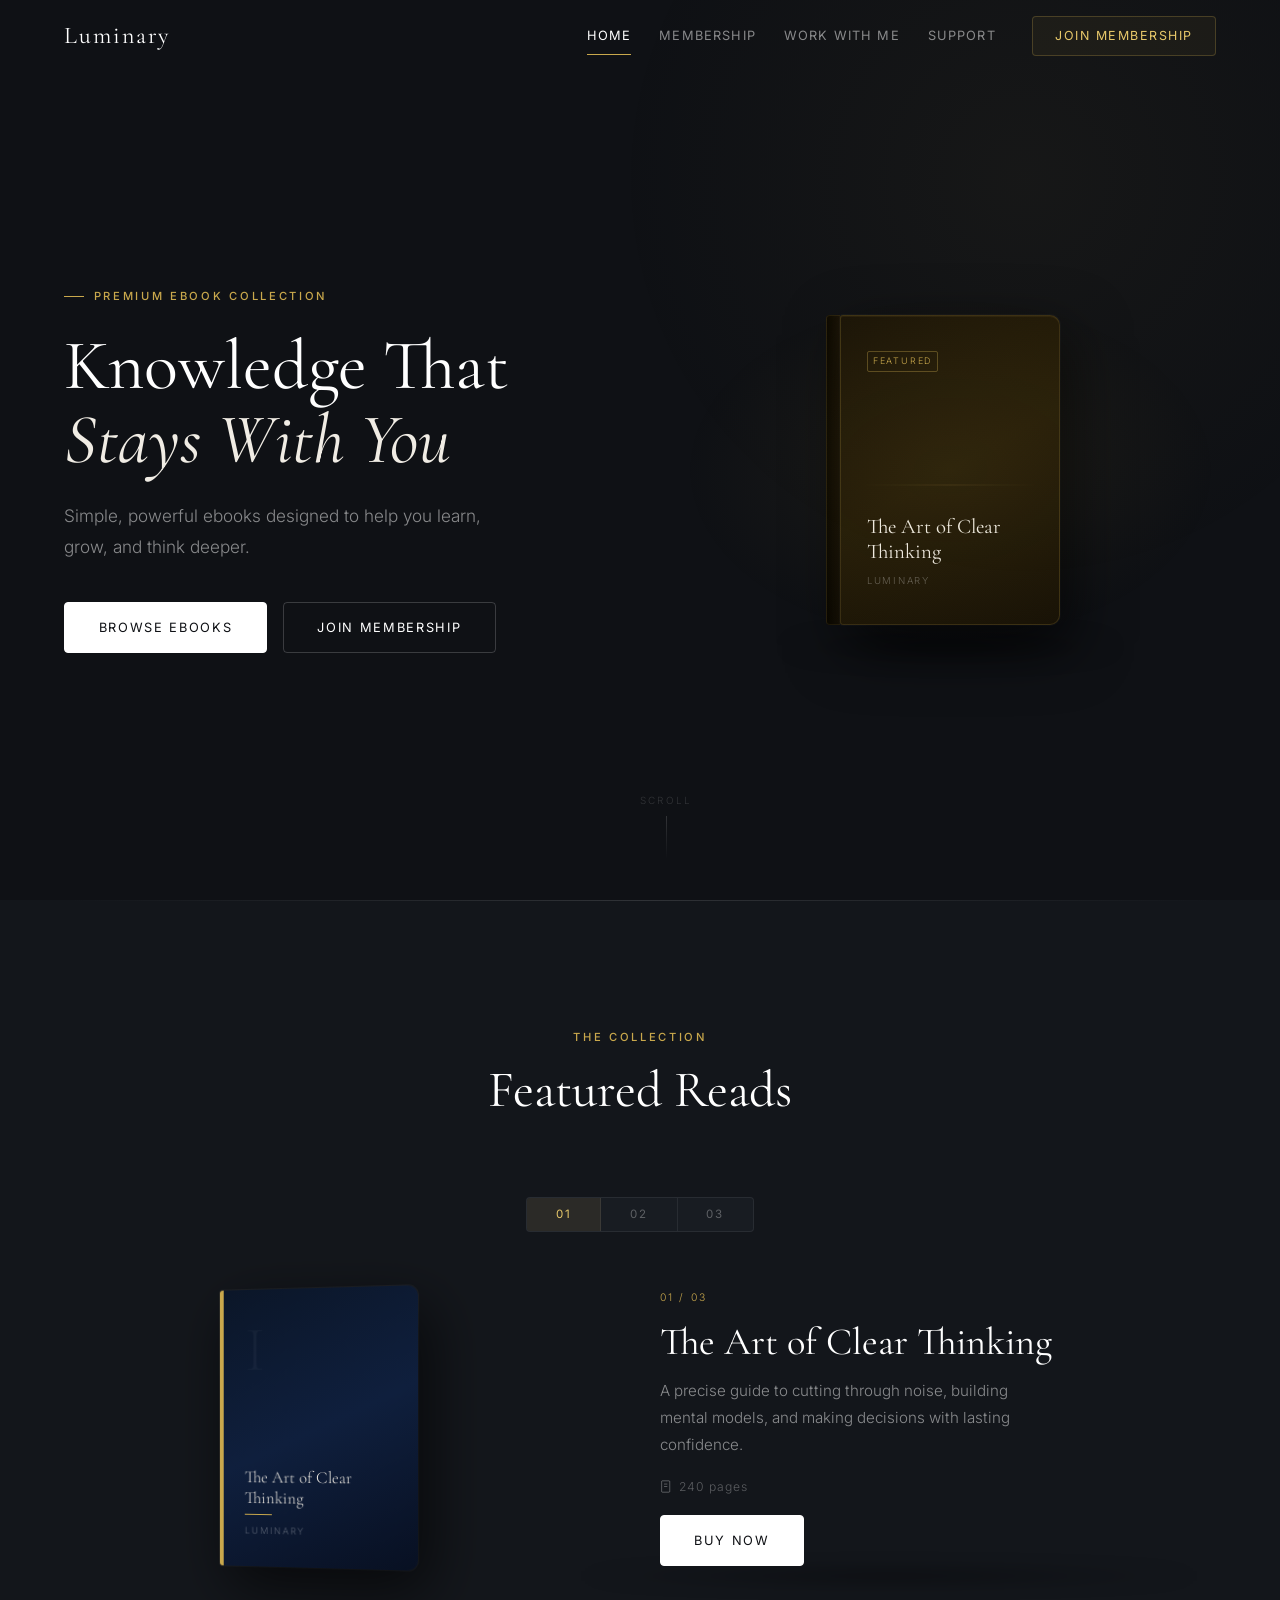
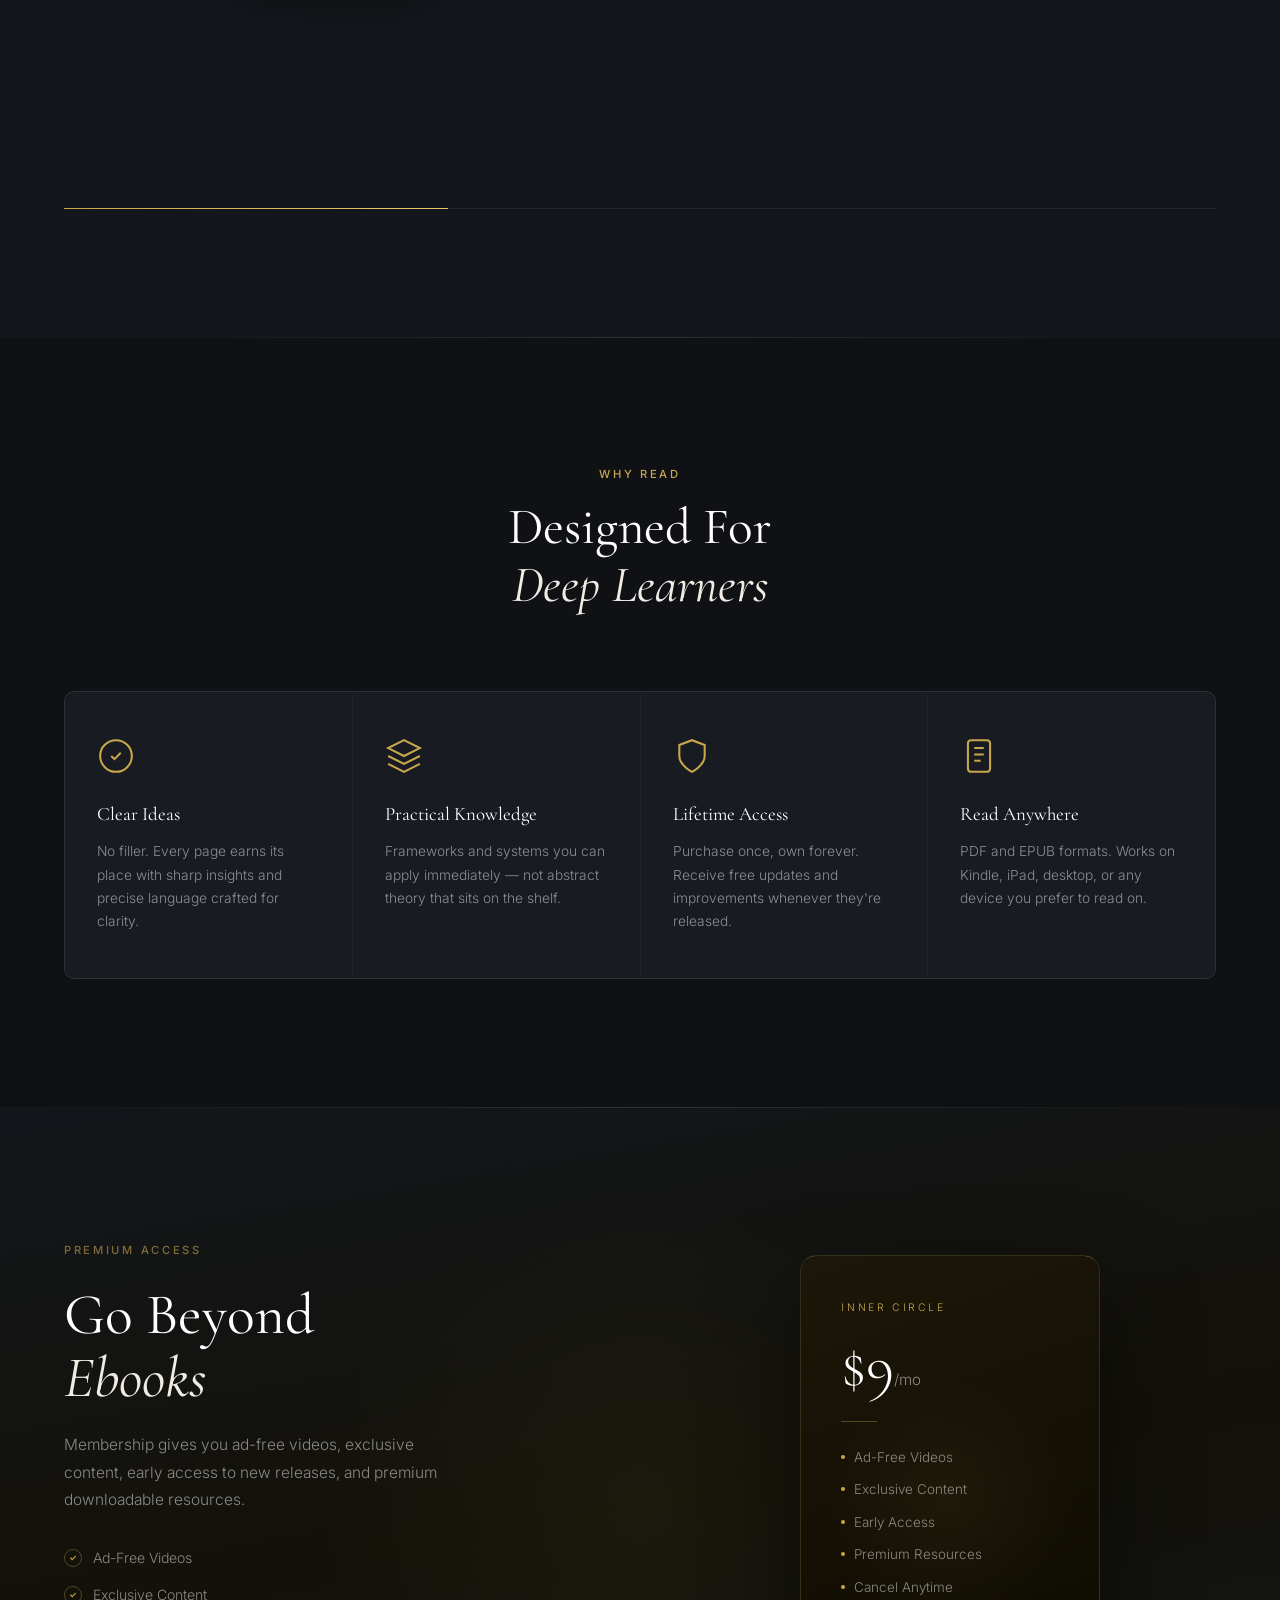
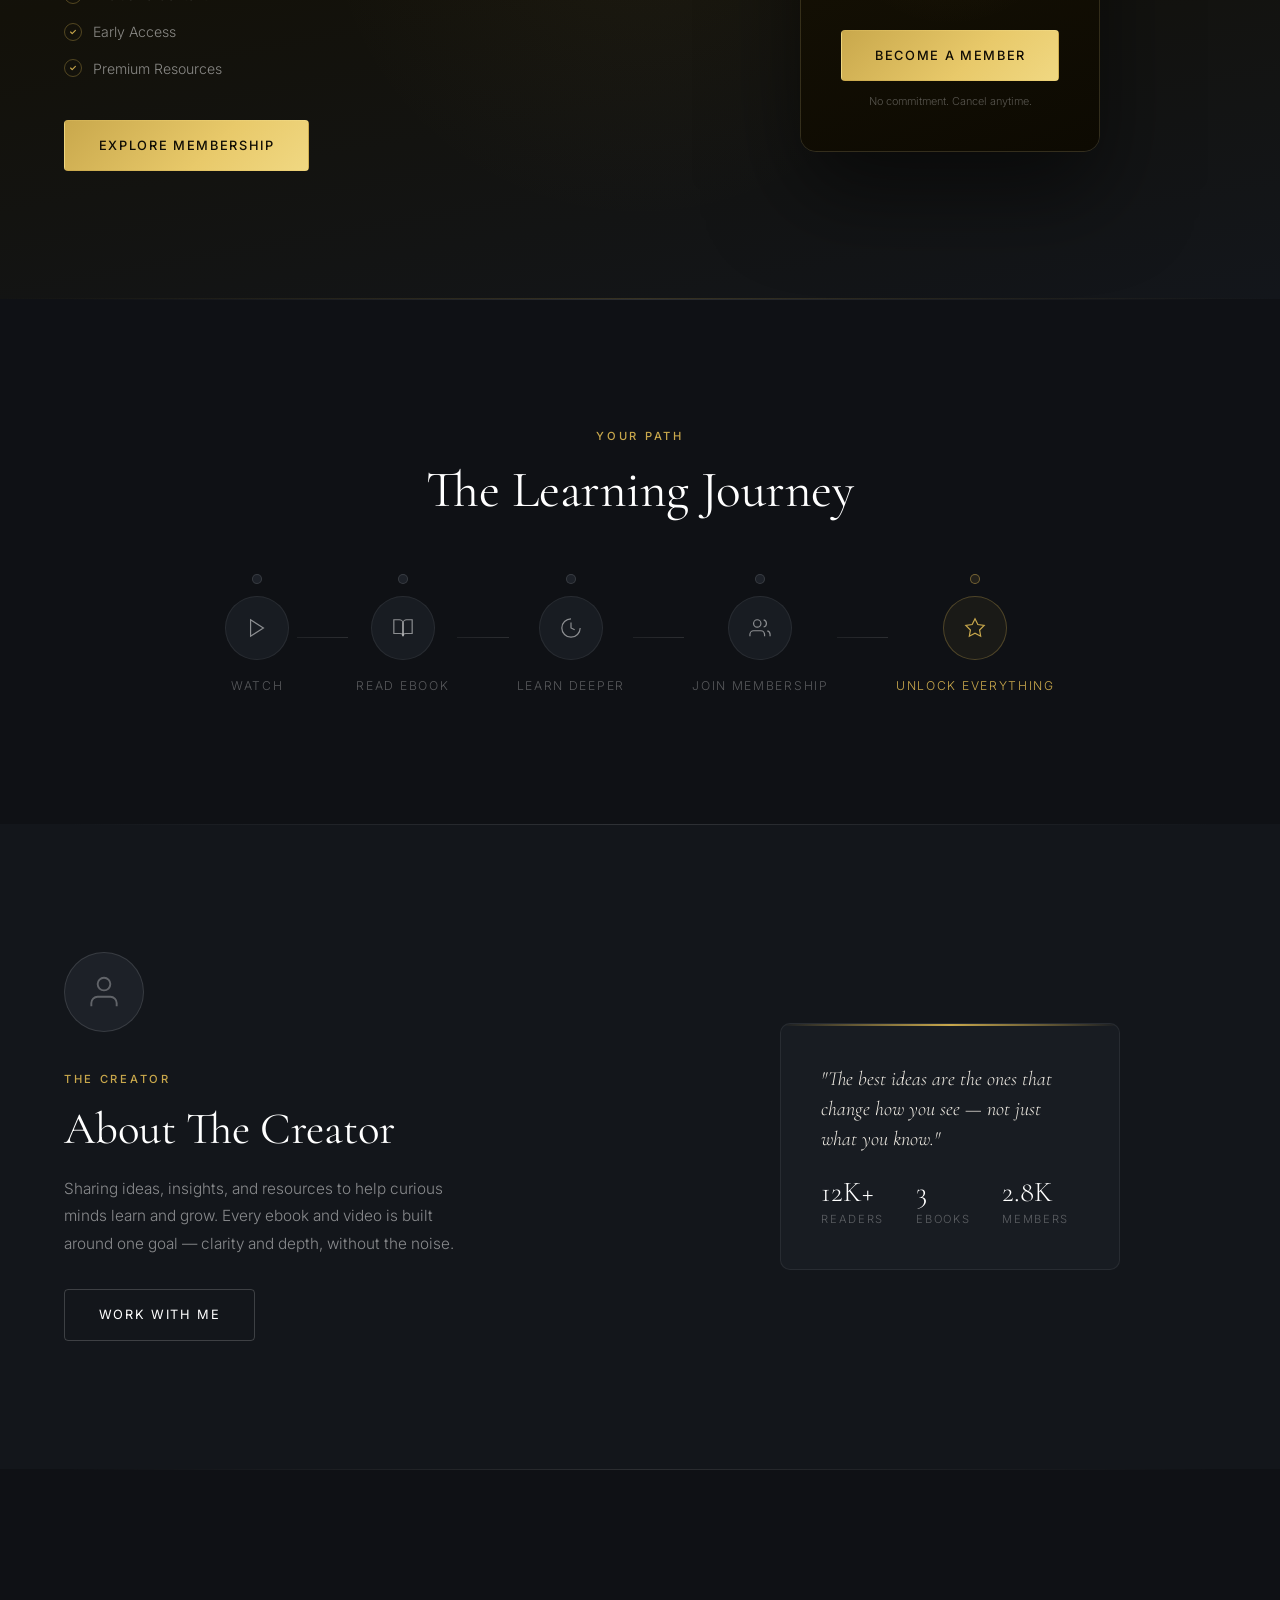
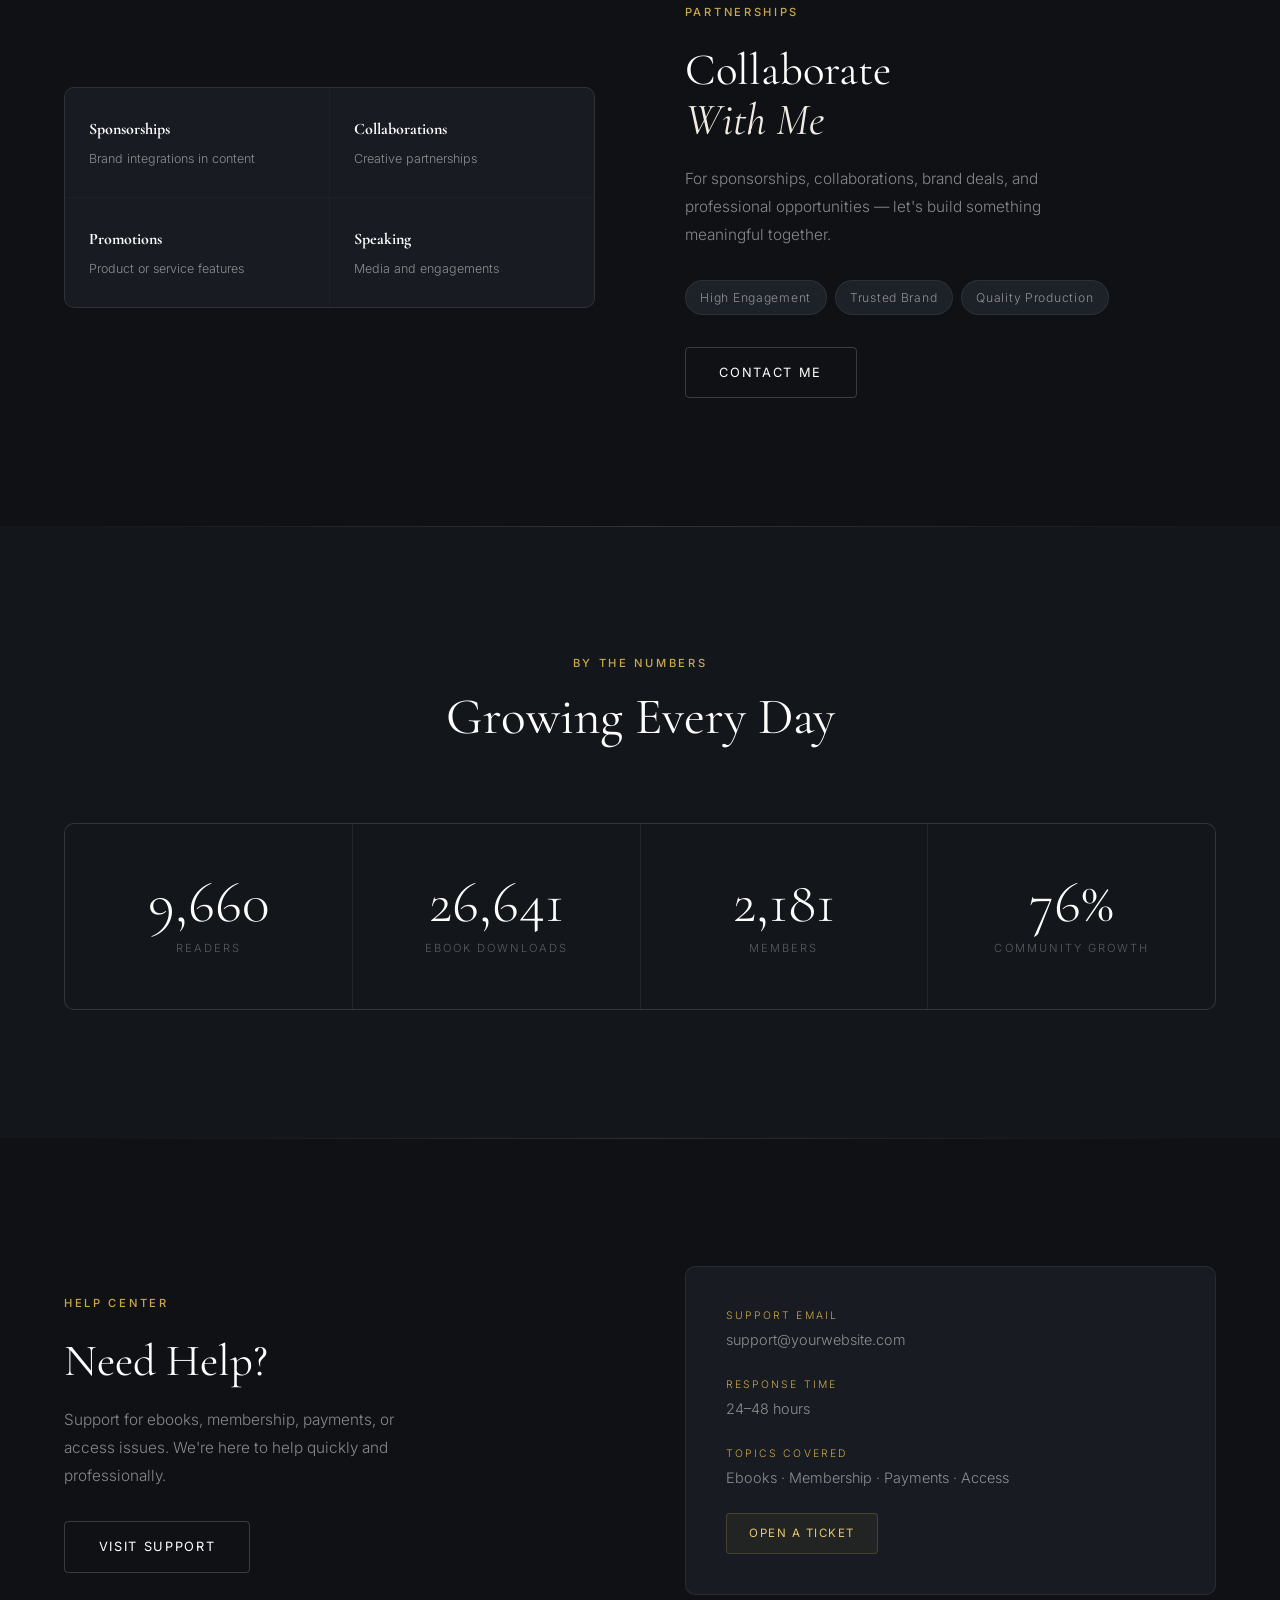
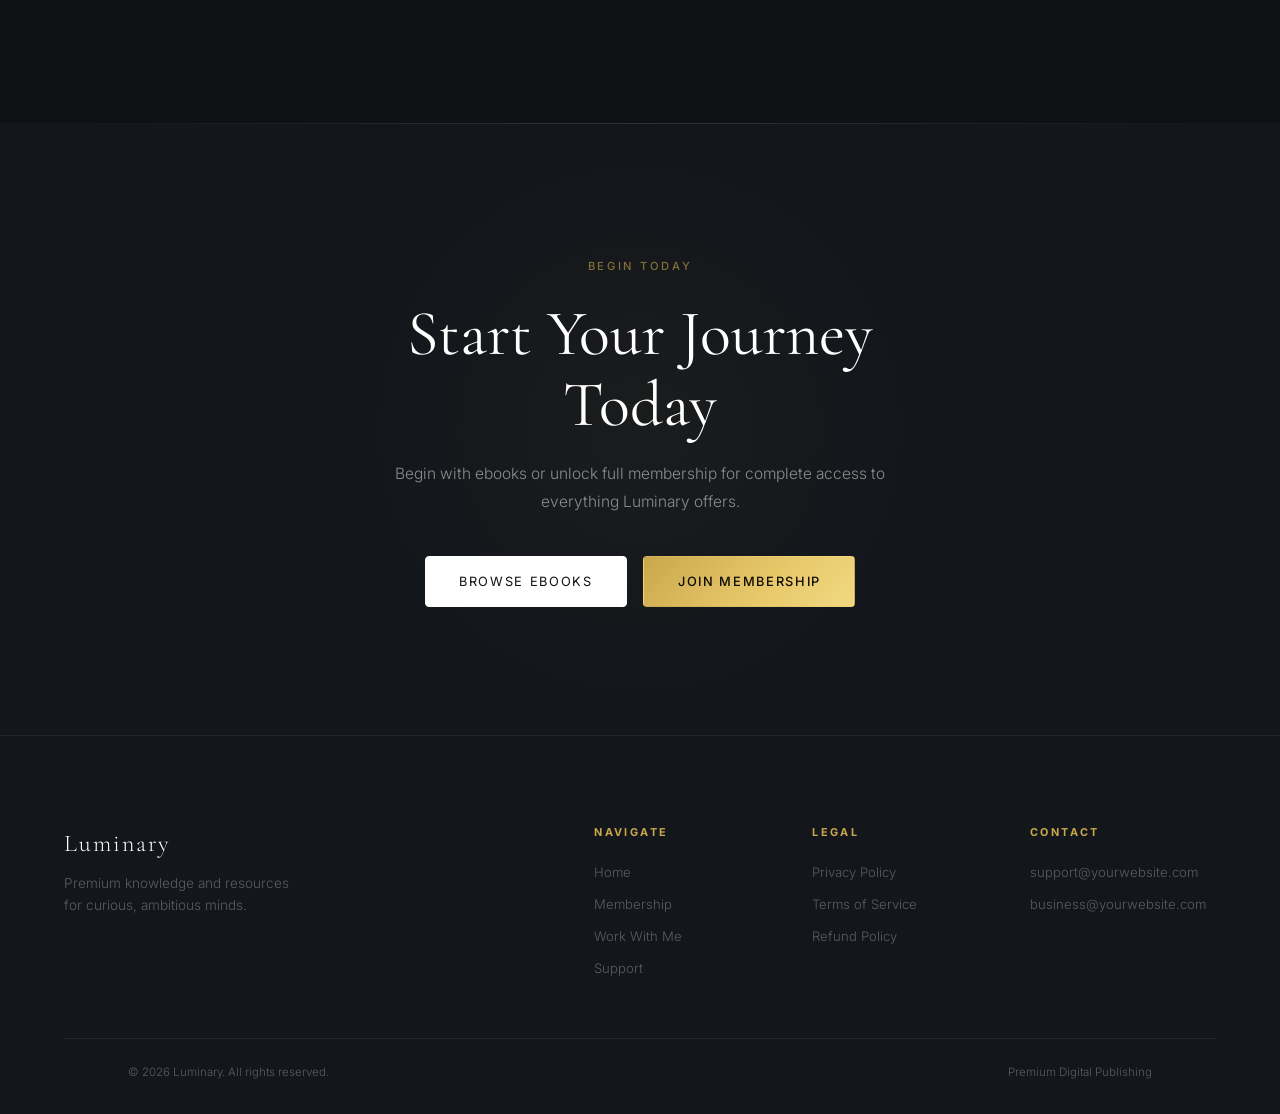
<file: index.html>
<!DOCTYPE html>
<html lang="en">
<head>
  <meta charset="UTF-8" />
  <meta name="viewport" content="width=device-width, initial-scale=1.0" />
  <title>Luminary — Ebook Collection</title>
  <link rel="stylesheet" href="styles.css" />
  <link rel="preconnect" href="https://fonts.googleapis.com" />
  <link rel="preconnect" href="https://fonts.gstatic.com" crossorigin />
  <link href="https://fonts.googleapis.com/css2?family=Cormorant+Garamond:ital,wght@0,300;0,400;0,500;0,600;1,300;1,400&family=Inter:wght@300;400;500;600&display=swap" rel="stylesheet" />
</head>
<body>

  <!-- NAV -->
  <nav class="nav" id="nav">
    <div class="nav-inner">
      <a href="index.html" class="nav-logo">Luminary</a>
      <div class="nav-links">
        <a href="index.html" class="nav-link active">Home</a>
        <a href="membership.html" class="nav-link">Membership</a>
        <a href="work-with-me.html" class="nav-link">Work With Me</a>
        <a href="support.html" class="nav-link">Support</a>
      </div>
      <a href="membership.html" class="nav-cta">Join Membership</a>
      <button class="nav-burger" id="navBurger" aria-label="Menu"><span></span><span></span><span></span></button>
    </div>
    <div class="nav-drawer" id="navDrawer">
      <a href="index.html">Home</a>
      <a href="membership.html">Membership</a>
      <a href="work-with-me.html">Work With Me</a>
      <a href="support.html">Support</a>
      <a href="membership.html" class="nav-drawer-cta">Join Membership</a>
    </div>
  </nav>

  <!-- S1 — HERO -->
  <section class="hero-home">
    <div class="hero-home-inner">
      <div>
        <div class="hero-eyebrow reveal">Premium Ebook Collection</div>
        <h1 class="reveal">Knowledge That<br /><em>Stays With You</em></h1>
        <p class="reveal">Simple, powerful ebooks designed to help you learn, grow, and think deeper.</p>
        <div class="hero-actions reveal">
          <a href="#ebooks" class="btn btn-white">Browse Ebooks</a>
          <a href="membership.html" class="btn btn-outline">Join Membership</a>
        </div>
      </div>
      <div class="book-stage reveal-r">
        <div class="book-3d">
          <div class="book-spine"></div>
          <div class="book-cover">
            <div class="book-inner">
              <span class="book-badge">Featured</span>
              <div class="book-deco"></div>
              <div class="book-title-text">The Art of Clear Thinking</div>
              <div class="book-author">Luminary</div>
            </div>
            <div class="book-sheen"></div>
          </div>
        </div>
        <div class="book-shadow"></div>
        <div class="book-glow"></div>
      </div>
    </div>
    <div class="scroll-cue"><span>Scroll</span><div class="scroll-cue-line"></div></div>
  </section>

  <!-- S2 — EBOOK SHOWCASE -->
  <section class="ebook-section section-wrap divider-top" id="ebooks">
    <div class="inner">
      <div class="sec-head reveal">
        <span class="eyebrow">The Collection</span>
        <h2 class="display">Featured Reads</h2>
      </div>
      <div class="ebook-slider-wrap">
        <div class="ebook-tabs">
          <button class="ebook-tab active" data-idx="0">01</button>
          <button class="ebook-tab" data-idx="1">02</button>
          <button class="ebook-tab" data-idx="2">03</button>
        </div>
        <div class="ebook-slides">
          <!-- Ebook 1 -->
          <div class="ebook-slide active" data-idx="0">
            <div class="ebook-book-wrap">
              <div class="ebook-book ebook-book--one">
                <div class="ebook-book-inner">
                  <div class="ebook-book-roman">I</div>
                  <div class="ebook-book-name">The Art of Clear Thinking</div>
                  <div class="ebook-book-rule"></div>
                  <div class="ebook-book-by">Luminary</div>
                </div>
                <div class="ebook-book-sheen"></div>
              </div>
              <div class="ebook-shadow-el"></div>
            </div>
            <div class="ebook-info">
              <span class="ebook-num">01 / 03</span>
              <h3 class="ebook-title-large">The Art of Clear Thinking</h3>
              <p class="ebook-desc">A precise guide to cutting through noise, building mental models, and making decisions with lasting confidence.</p>
              <div class="ebook-meta">
                <span class="ebook-pages">
                  <svg viewBox="0 0 16 16" fill="none"><rect x="2" y="1" width="10" height="14" rx="1" stroke="currentColor" stroke-width="1.2"/><line x1="5" y1="5" x2="9" y2="5" stroke="currentColor" stroke-width="1.2"/><line x1="5" y1="8" x2="9" y2="8" stroke="currentColor" stroke-width="1.2"/></svg>
                  240 pages
                </span>
              </div>
              <a href="#" class="btn btn-white" style="align-self:flex-start">Buy Now</a>
            </div>
          </div>
          <!-- Ebook 2 -->
          <div class="ebook-slide" data-idx="1">
            <div class="ebook-book-wrap">
              <div class="ebook-book ebook-book--two">
                <div class="ebook-book-inner">
                  <div class="ebook-book-roman">II</div>
                  <div class="ebook-book-name">Deep Work Rituals</div>
                  <div class="ebook-book-rule"></div>
                  <div class="ebook-book-by">Luminary</div>
                </div>
                <div class="ebook-book-sheen"></div>
              </div>
              <div class="ebook-shadow-el"></div>
            </div>
            <div class="ebook-info">
              <span class="ebook-num">02 / 03</span>
              <h3 class="ebook-title-large">Deep Work Rituals</h3>
              <p class="ebook-desc">Practical systems for cultivating focus, protecting creative energy, and doing your most important work every day.</p>
              <div class="ebook-meta">
                <span class="ebook-pages">
                  <svg viewBox="0 0 16 16" fill="none"><rect x="2" y="1" width="10" height="14" rx="1" stroke="currentColor" stroke-width="1.2"/><line x1="5" y1="5" x2="9" y2="5" stroke="currentColor" stroke-width="1.2"/><line x1="5" y1="8" x2="9" y2="8" stroke="currentColor" stroke-width="1.2"/></svg>
                  198 pages
                </span>
              </div>
              <a href="#" class="btn btn-white" style="align-self:flex-start">Buy Now</a>
            </div>
          </div>
          <!-- Ebook 3 -->
          <div class="ebook-slide" data-idx="2">
            <div class="ebook-book-wrap">
              <div class="ebook-book ebook-book--three">
                <div class="ebook-book-inner">
                  <div class="ebook-book-roman">III</div>
                  <div class="ebook-book-name">The Quiet Edge</div>
                  <div class="ebook-book-rule"></div>
                  <div class="ebook-book-by">Luminary</div>
                </div>
                <div class="ebook-book-sheen"></div>
              </div>
              <div class="ebook-shadow-el"></div>
            </div>
            <div class="ebook-info">
              <span class="ebook-num">03 / 03</span>
              <h3 class="ebook-title-large">The Quiet Edge</h3>
              <p class="ebook-desc">How consistent, deliberate habits compound into extraordinary results over time — without burning out or losing direction.</p>
              <div class="ebook-meta">
                <span class="ebook-pages">
                  <svg viewBox="0 0 16 16" fill="none"><rect x="2" y="1" width="10" height="14" rx="1" stroke="currentColor" stroke-width="1.2"/><line x1="5" y1="5" x2="9" y2="5" stroke="currentColor" stroke-width="1.2"/><line x1="5" y1="8" x2="9" y2="8" stroke="currentColor" stroke-width="1.2"/></svg>
                  214 pages
                </span>
              </div>
              <a href="#" class="btn btn-white" style="align-self:flex-start">Buy Now</a>
            </div>
          </div>
        </div>
        <div class="ebook-progress-bar-wrap"><div class="ebook-progress-fill" id="ebookFill" style="width:33.33%"></div></div>
      </div>
    </div>
  </section>

  <!-- S3 — WHY READ -->
  <section class="section-wrap" style="background:var(--bg)">
    <div class="inner">
      <div class="sec-head reveal">
        <span class="eyebrow">Why Read</span>
        <h2 class="display">Designed For<br /><em>Deep Learners</em></h2>
      </div>
      <div class="why-grid">
        <div class="why-card reveal">
          <div class="why-icon"><svg viewBox="0 0 24 24" fill="none" stroke="currentColor" stroke-width="1.3"><path d="M9 12l2 2 4-4"/><circle cx="12" cy="12" r="10"/></svg></div>
          <h3>Clear Ideas</h3>
          <p>No filler. Every page earns its place with sharp insights and precise language crafted for clarity.</p>
        </div>
        <div class="why-card reveal">
          <div class="why-icon"><svg viewBox="0 0 24 24" fill="none" stroke="currentColor" stroke-width="1.3"><path d="M12 2L2 7l10 5 10-5-10-5z"/><path d="M2 17l10 5 10-5"/><path d="M2 12l10 5 10-5"/></svg></div>
          <h3>Practical Knowledge</h3>
          <p>Frameworks and systems you can apply immediately — not abstract theory that sits on the shelf.</p>
        </div>
        <div class="why-card reveal">
          <div class="why-icon"><svg viewBox="0 0 24 24" fill="none" stroke="currentColor" stroke-width="1.3"><path d="M12 22s8-4 8-10V5l-8-3-8 3v7c0 6 8 10 8 10z"/></svg></div>
          <h3>Lifetime Access</h3>
          <p>Purchase once, own forever. Receive free updates and improvements whenever they're released.</p>
        </div>
        <div class="why-card reveal">
          <div class="why-icon"><svg viewBox="0 0 24 24" fill="none" stroke="currentColor" stroke-width="1.3"><rect x="5" y="2" width="14" height="20" rx="2"/><path d="M9 7h6M9 11h6M9 15h4"/></svg></div>
          <h3>Read Anywhere</h3>
          <p>PDF and EPUB formats. Works on Kindle, iPad, desktop, or any device you prefer to read on.</p>
        </div>
      </div>
    </div>
  </section>

  <!-- S4 — MEMBERSHIP PREVIEW -->
  <section class="mem-preview-section section-wrap">
    <div class="mem-preview-orb"></div>
    <div class="mem-preview-inner">
      <div class="reveal-l">
        <span class="eyebrow dim">Premium Access</span>
        <h2 class="mem-preview-h2">Go Beyond<br /><em>Ebooks</em></h2>
        <p class="mem-preview-p">Membership gives you ad-free videos, exclusive content, early access to new releases, and premium downloadable resources.</p>
        <ul class="mem-benefit-list">
          <li><span class="mem-check"><svg viewBox="0 0 10 10" fill="none"><path d="M2 5l2 2 4-4" stroke="currentColor" stroke-width="1.4" stroke-linecap="round" stroke-linejoin="round"/></svg></span>Ad-Free Videos</li>
          <li><span class="mem-check"><svg viewBox="0 0 10 10" fill="none"><path d="M2 5l2 2 4-4" stroke="currentColor" stroke-width="1.4" stroke-linecap="round" stroke-linejoin="round"/></svg></span>Exclusive Content</li>
          <li><span class="mem-check"><svg viewBox="0 0 10 10" fill="none"><path d="M2 5l2 2 4-4" stroke="currentColor" stroke-width="1.4" stroke-linecap="round" stroke-linejoin="round"/></svg></span>Early Access</li>
          <li><span class="mem-check"><svg viewBox="0 0 10 10" fill="none"><path d="M2 5l2 2 4-4" stroke="currentColor" stroke-width="1.4" stroke-linecap="round" stroke-linejoin="round"/></svg></span>Premium Resources</li>
        </ul>
        <a href="membership.html" class="btn btn-gold">Explore Membership</a>
      </div>
      <div class="mem-card-wrap reveal-r">
        <div class="mem-card">
          <div class="mem-card-bg"></div>
          <div class="mem-card-top"></div>
          <div class="mem-card-body">
            <div class="mem-card-label">Inner Circle</div>
            <div class="mem-card-price">$9<span class="mem-card-period">/mo</span></div>
            <div class="mem-card-rule"></div>
            <ul class="mem-card-perks">
              <li>Ad-Free Videos</li>
              <li>Exclusive Content</li>
              <li>Early Access</li>
              <li>Premium Resources</li>
              <li>Cancel Anytime</li>
            </ul>
            <a href="membership.html" class="btn btn-gold mem-card-cta">Become A Member</a>
            <p class="mem-card-note">No commitment. Cancel anytime.</p>
          </div>
          <div class="mem-card-glow"></div>
        </div>
      </div>
    </div>
  </section>

  <!-- S5 — LEARNING JOURNEY -->
  <section class="section-wrap" style="background:var(--bg)">
    <div class="inner">
      <div class="sec-head reveal">
        <span class="eyebrow">Your Path</span>
        <h2 class="display">The Learning Journey</h2>
      </div>
      <div class="journey-timeline">
        <div class="j-step reveal">
          <div class="j-dot"></div>
          <div class="j-icon"><svg viewBox="0 0 24 24" fill="none" stroke="currentColor" stroke-width="1.3"><polygon points="5,3 19,12 5,21"/></svg></div>
          <span class="j-label">Watch</span>
        </div>
        <div class="j-conn reveal"></div>
        <div class="j-step reveal">
          <div class="j-dot"></div>
          <div class="j-icon"><svg viewBox="0 0 24 24" fill="none" stroke="currentColor" stroke-width="1.3"><path d="M2 3h6a4 4 0 0 1 4 4v14a3 3 0 0 0-3-3H2z"/><path d="M22 3h-6a4 4 0 0 0-4 4v14a3 3 0 0 1 3-3h7z"/></svg></div>
          <span class="j-label">Read Ebook</span>
        </div>
        <div class="j-conn reveal"></div>
        <div class="j-step reveal">
          <div class="j-dot"></div>
          <div class="j-icon"><svg viewBox="0 0 24 24" fill="none" stroke="currentColor" stroke-width="1.3"><path d="M12 2a10 10 0 1 0 10 10"/><path d="M12 6v6l4 2"/></svg></div>
          <span class="j-label">Learn Deeper</span>
        </div>
        <div class="j-conn reveal"></div>
        <div class="j-step reveal">
          <div class="j-dot"></div>
          <div class="j-icon"><svg viewBox="0 0 24 24" fill="none" stroke="currentColor" stroke-width="1.3"><path d="M17 21v-2a4 4 0 0 0-4-4H5a4 4 0 0 0-4 4v2"/><circle cx="9" cy="7" r="4"/><path d="M23 21v-2a4 4 0 0 0-3-3.87"/><path d="M16 3.13a4 4 0 0 1 0 7.75"/></svg></div>
          <span class="j-label">Join Membership</span>
        </div>
        <div class="j-conn reveal"></div>
        <div class="j-step j-step--final reveal">
          <div class="j-dot j-dot--gold"></div>
          <div class="j-icon"><svg viewBox="0 0 24 24" fill="none" stroke="currentColor" stroke-width="1.3"><polygon points="12,2 15.09,8.26 22,9.27 17,14.14 18.18,21.02 12,17.77 5.82,21.02 7,14.14 2,9.27 8.91,8.26"/></svg></div>
          <span class="j-label">Unlock Everything</span>
        </div>
      </div>
    </div>
  </section>

  <!-- S6 — ABOUT CREATOR -->
  <section class="section-wrap divider-top" style="background:var(--bg2)">
    <div class="about-home-inner">
      <div class="reveal-l">
        <div class="about-avatar">
          <svg viewBox="0 0 24 24" fill="none" stroke="currentColor" stroke-width="1.2"><path d="M20 21v-2a4 4 0 0 0-4-4H8a4 4 0 0 0-4 4v2"/><circle cx="12" cy="7" r="4"/></svg>
        </div>
        <span class="eyebrow">The Creator</span>
        <h2 class="about-home-h2">About The Creator</h2>
        <p class="about-home-p">Sharing ideas, insights, and resources to help curious minds learn and grow. Every ebook and video is built around one goal — clarity and depth, without the noise.</p>
        <a href="work-with-me.html" class="btn btn-outline">Work With Me</a>
      </div>
      <div class="about-home-visual reveal-r">
        <div class="about-card-display">
          <div class="about-quote">"The best ideas are the ones that change how you see — not just what you know."</div>
          <div class="about-stat-row">
            <div class="about-stat-item">
              <div class="about-stat-num">12K+</div>
              <div class="about-stat-lbl">Readers</div>
            </div>
            <div class="about-stat-item">
              <div class="about-stat-num">3</div>
              <div class="about-stat-lbl">Ebooks</div>
            </div>
            <div class="about-stat-item">
              <div class="about-stat-num">2.8K</div>
              <div class="about-stat-lbl">Members</div>
            </div>
          </div>
        </div>
      </div>
    </div>
  </section>

  <!-- S7 — WORK WITH ME PREVIEW -->
  <section class="section-wrap divider-top" style="background:var(--bg)">
    <div class="wwm-preview-inner">
      <div class="wwm-preview-right reveal-l">
        <div class="wwm-card">
          <h4>Sponsorships</h4>
          <p>Brand integrations in content</p>
        </div>
        <div class="wwm-card">
          <h4>Collaborations</h4>
          <p>Creative partnerships</p>
        </div>
        <div class="wwm-card">
          <h4>Promotions</h4>
          <p>Product or service features</p>
        </div>
        <div class="wwm-card">
          <h4>Speaking</h4>
          <p>Media and engagements</p>
        </div>
      </div>
      <div class="reveal-r">
        <span class="eyebrow">Partnerships</span>
        <h2 class="wwm-preview-h2">Collaborate<br /><em>With Me</em></h2>
        <p class="wwm-preview-p">For sponsorships, collaborations, brand deals, and professional opportunities — let's build something meaningful together.</p>
        <div class="wwm-tags">
          <span class="wwm-tag">High Engagement</span>
          <span class="wwm-tag">Trusted Brand</span>
          <span class="wwm-tag">Quality Production</span>
        </div>
        <a href="work-with-me.html" class="btn btn-outline">Contact Me</a>
      </div>
    </div>
  </section>

  <!-- S8 — TRUST COUNTERS -->
  <section class="section-wrap divider-top" style="background:var(--bg2)">
    <div class="inner">
      <div class="sec-head reveal">
        <span class="eyebrow">By The Numbers</span>
        <h2 class="display">Growing Every Day</h2>
      </div>
      <div class="trust-grid">
        <div class="trust-card reveal">
          <div class="trust-num" data-target="12400">0</div>
          <div class="trust-lbl">Readers</div>
        </div>
        <div class="trust-card reveal">
          <div class="trust-num" data-target="34200">0</div>
          <div class="trust-lbl">Ebook Downloads</div>
        </div>
        <div class="trust-card reveal">
          <div class="trust-num" data-target="2800">0</div>
          <div class="trust-lbl">Members</div>
        </div>
        <div class="trust-card reveal">
          <div class="trust-num" data-target="98" data-suffix="%">0</div>
          <div class="trust-lbl">Community Growth</div>
        </div>
      </div>
    </div>
  </section>

  <!-- S9 — SUPPORT PREVIEW -->
  <section class="section-wrap divider-top" style="background:var(--bg)">
    <div class="support-preview-inner">
      <div class="reveal-l">
        <span class="eyebrow">Help Center</span>
        <h2 class="support-preview-h2">Need Help?</h2>
        <p class="support-preview-p">Support for ebooks, membership, payments, or access issues. We're here to help quickly and professionally.</p>
        <a href="support.html" class="btn btn-outline">Visit Support</a>
      </div>
      <div class="support-info-card reveal-r">
        <div class="support-info-row">
          <span class="support-info-label">Support Email</span>
          <span class="support-info-val"><a href="mailto:support@yourwebsite.com">support@yourwebsite.com</a></span>
        </div>
        <div class="support-info-row">
          <span class="support-info-label">Response Time</span>
          <span class="support-info-val">24–48 hours</span>
        </div>
        <div class="support-info-row">
          <span class="support-info-label">Topics Covered</span>
          <span class="support-info-val">Ebooks · Membership · Payments · Access</span>
        </div>
        <a href="support.html" class="btn btn-ghost btn-sm" style="align-self:flex-start">Open a Ticket</a>
      </div>
    </div>
  </section>

  <!-- S10 — FINAL CTA -->
  <section class="final-cta-wrap section-wrap divider-top">
    <div class="final-cta-orb"></div>
    <div class="inner-xs reveal" style="text-align:center;position:relative;">
      <span class="eyebrow dim">Begin Today</span>
      <h2 class="final-cta-h2">Start Your Journey Today</h2>
      <p class="final-cta-p">Begin with ebooks or unlock full membership for complete access to everything Luminary offers.</p>
      <div class="final-cta-btns">
        <a href="#ebooks" class="btn btn-white">Browse Ebooks</a>
        <a href="membership.html" class="btn btn-gold">Join Membership</a>
      </div>
    </div>
  </section>

  <!-- FOOTER -->
  <footer class="footer">
    <div class="footer-inner">
      <div class="footer-brand">
        <a href="index.html" class="footer-logo">Luminary</a>
        <p>Premium knowledge and resources for curious, ambitious minds.</p>
      </div>
      <div class="footer-right">
        <div class="footer-col">
          <h4>Navigate</h4>
          <a href="index.html">Home</a>
          <a href="membership.html">Membership</a>
          <a href="work-with-me.html">Work With Me</a>
          <a href="support.html">Support</a>
        </div>
        <div class="footer-col">
          <h4>Legal</h4>
          <a href="#">Privacy Policy</a>
          <a href="#">Terms of Service</a>
          <a href="#">Refund Policy</a>
        </div>
        <div class="footer-col">
          <h4>Contact</h4>
          <a href="mailto:support@yourwebsite.com">support@yourwebsite.com</a>
          <a href="mailto:business@yourwebsite.com">business@yourwebsite.com</a>
        </div>
      </div>
    </div>
    <div class="footer-bottom" style="padding-left:clamp(1.5rem,5vw,4rem);padding-right:clamp(1.5rem,5vw,4rem)">
      <span>© 2026 Luminary. All rights reserved.</span>
      <span>Premium Digital Publishing</span>
    </div>
  </footer>

  <script src="main.js"></script>
</body>
</html>
</file>
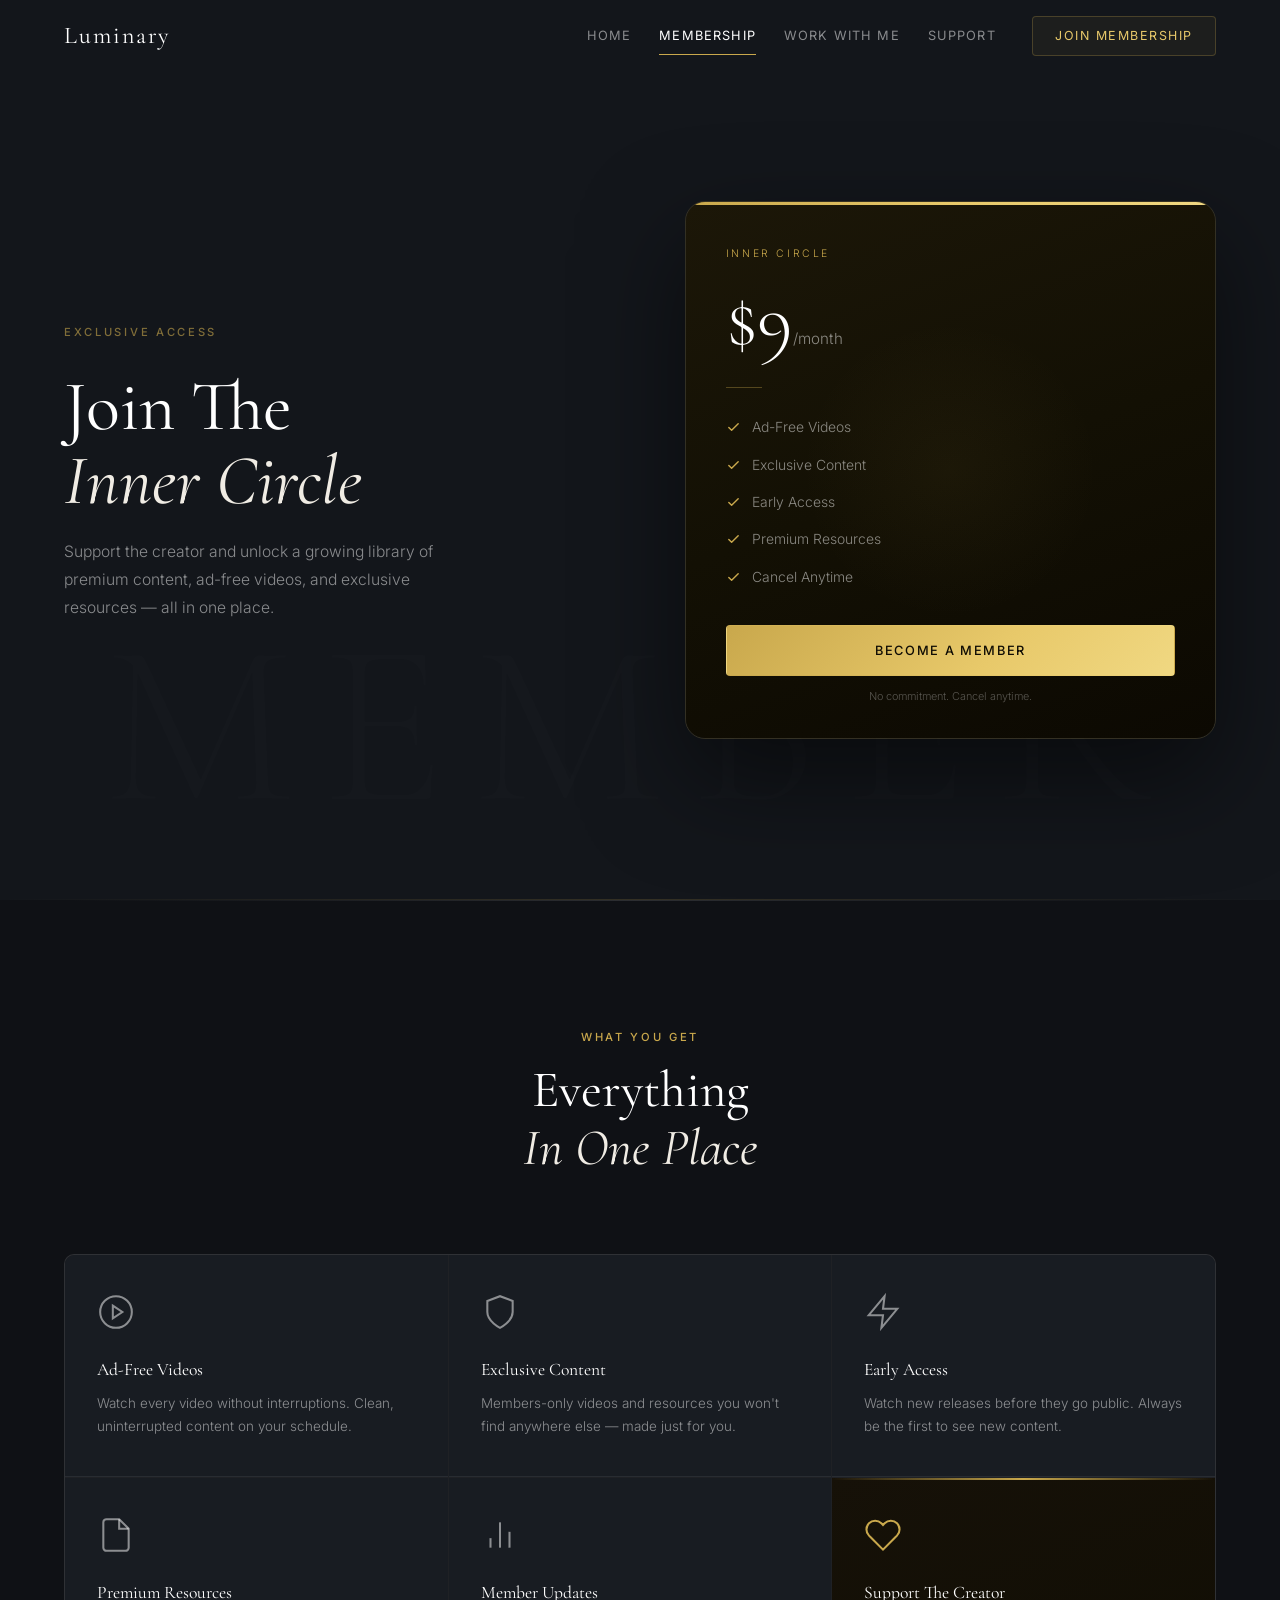
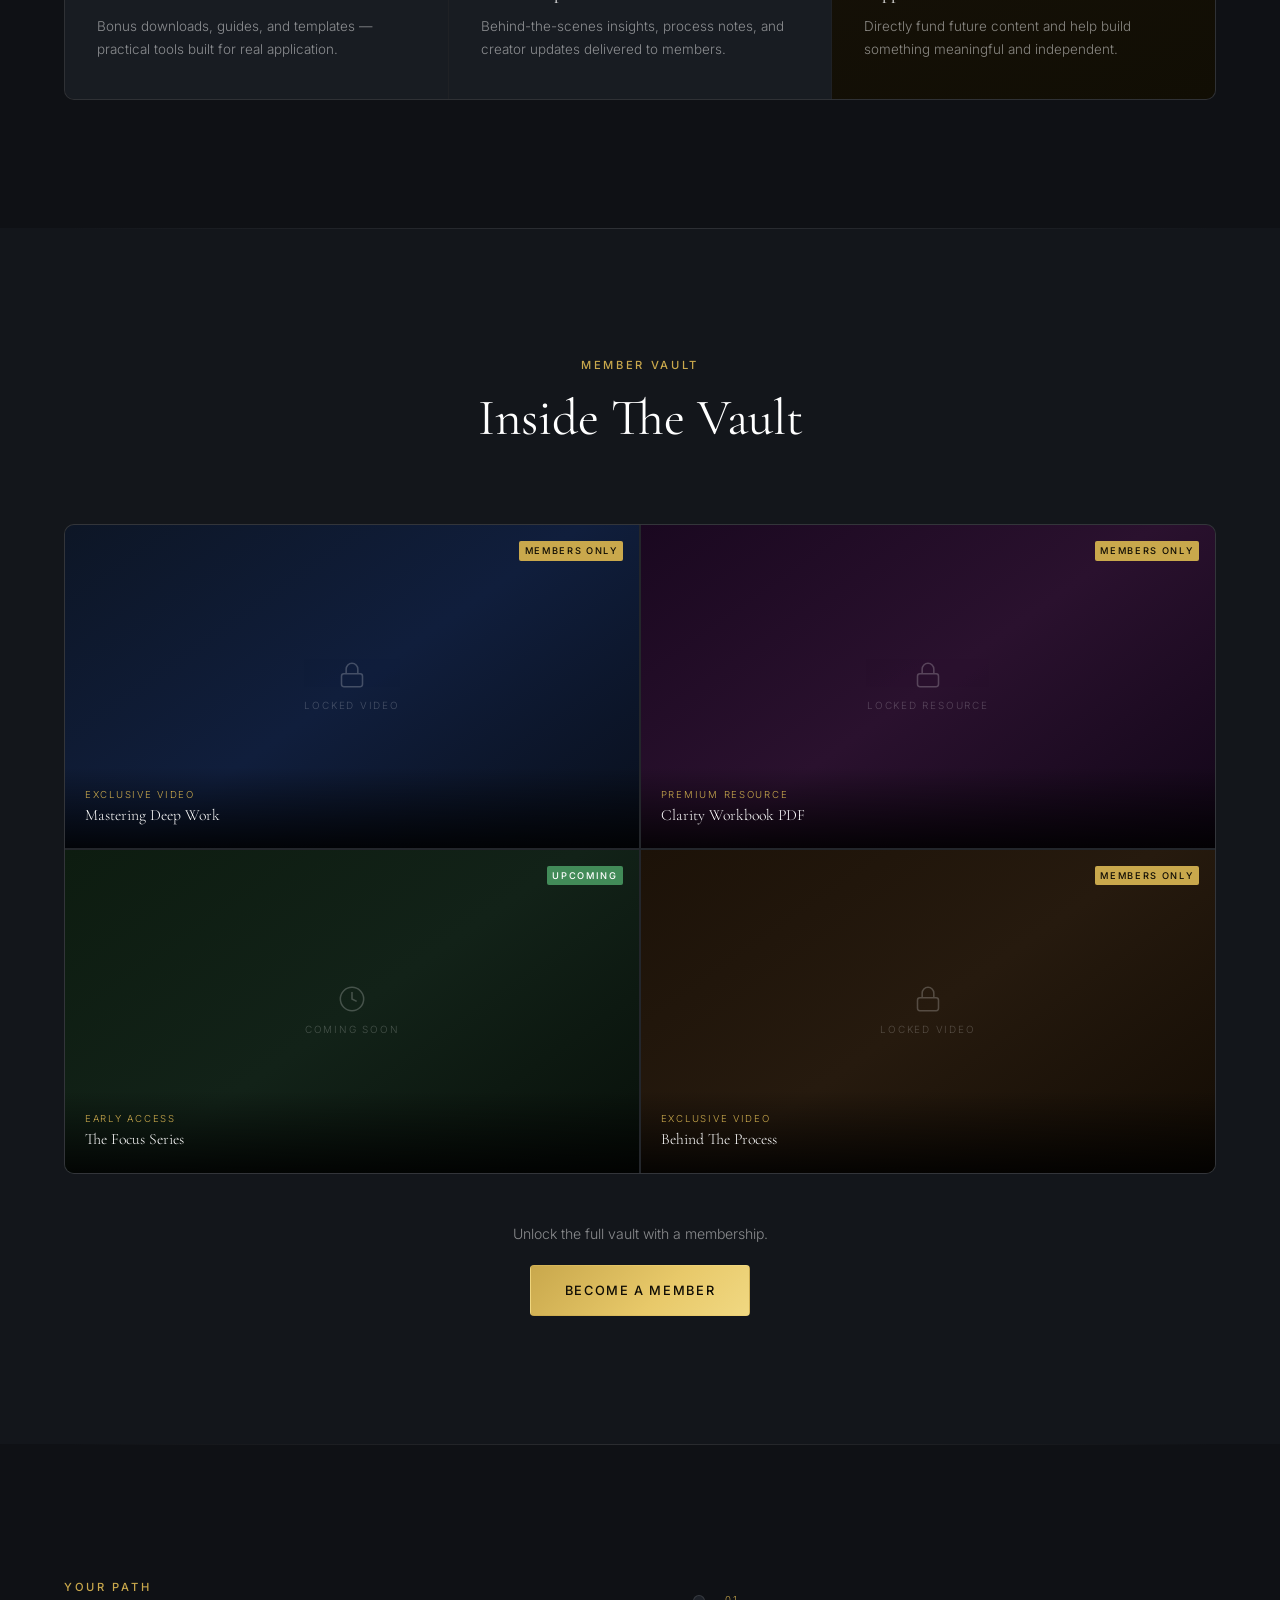
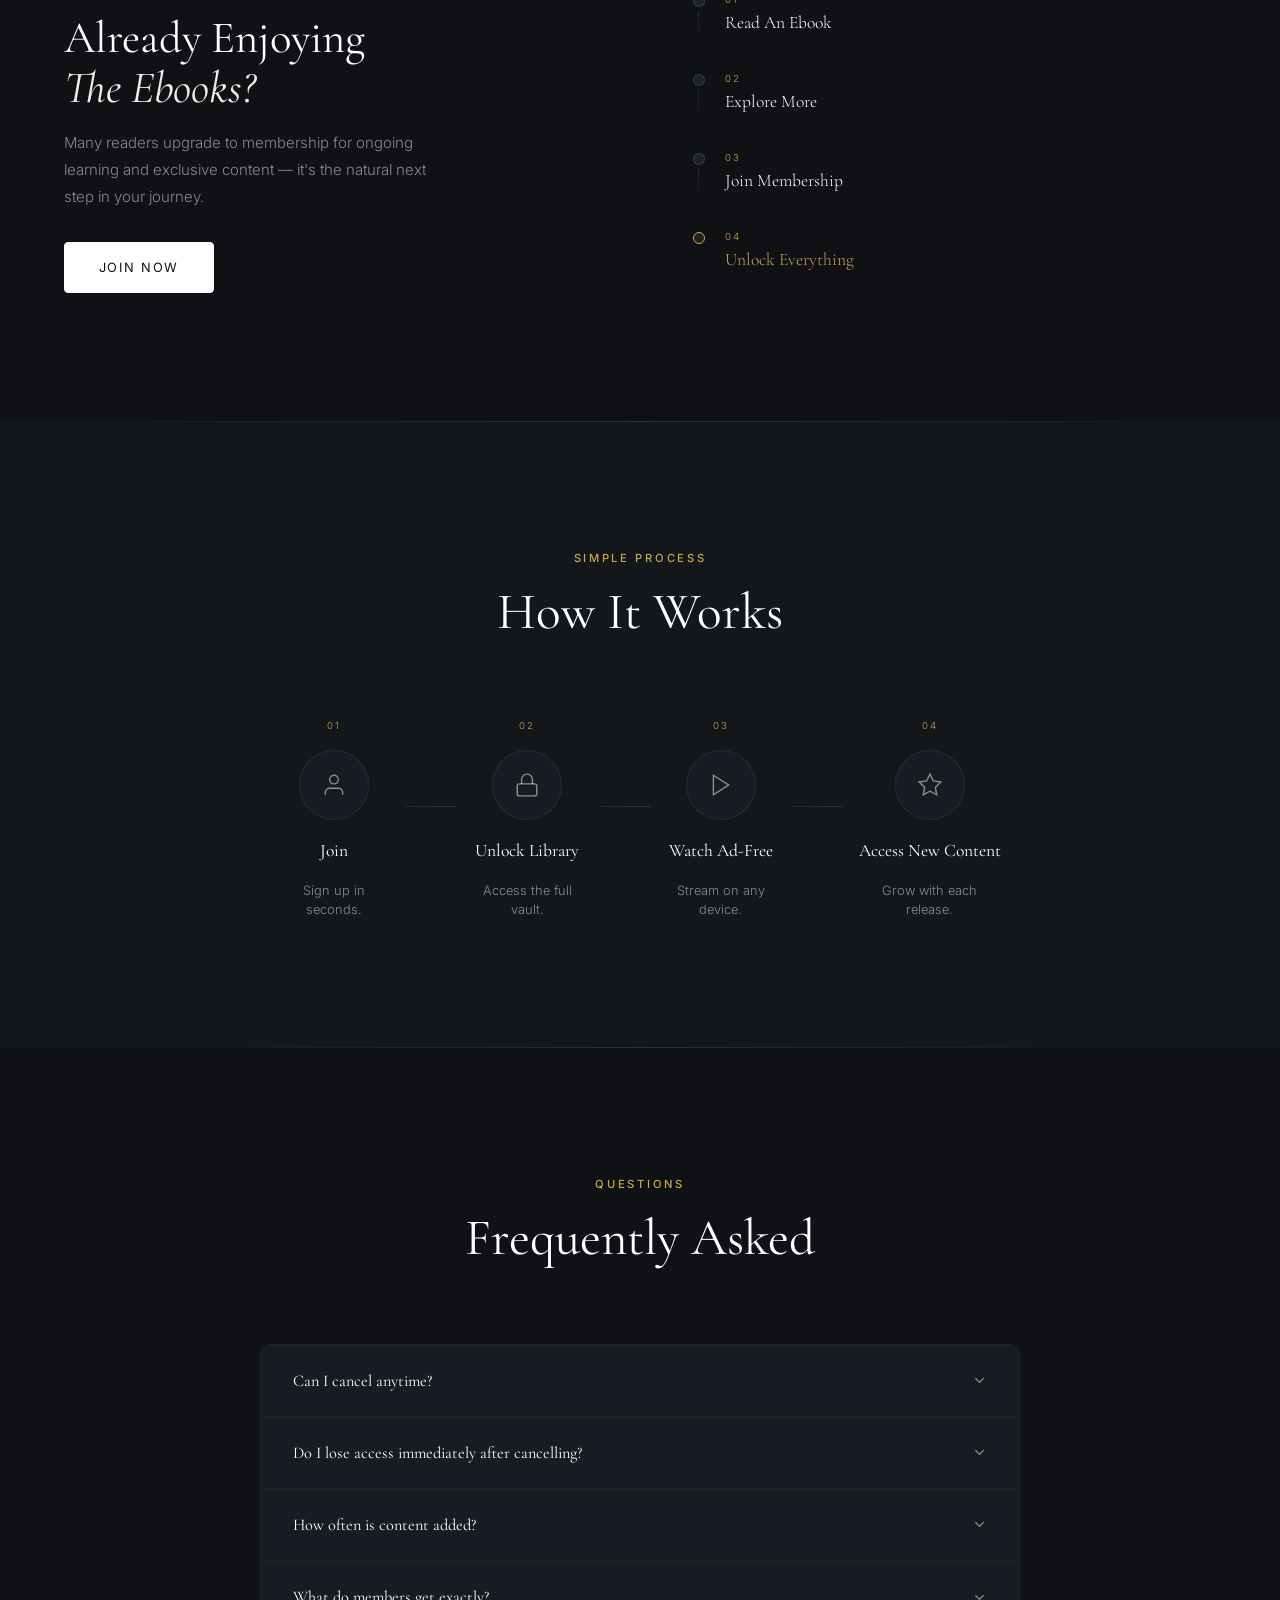
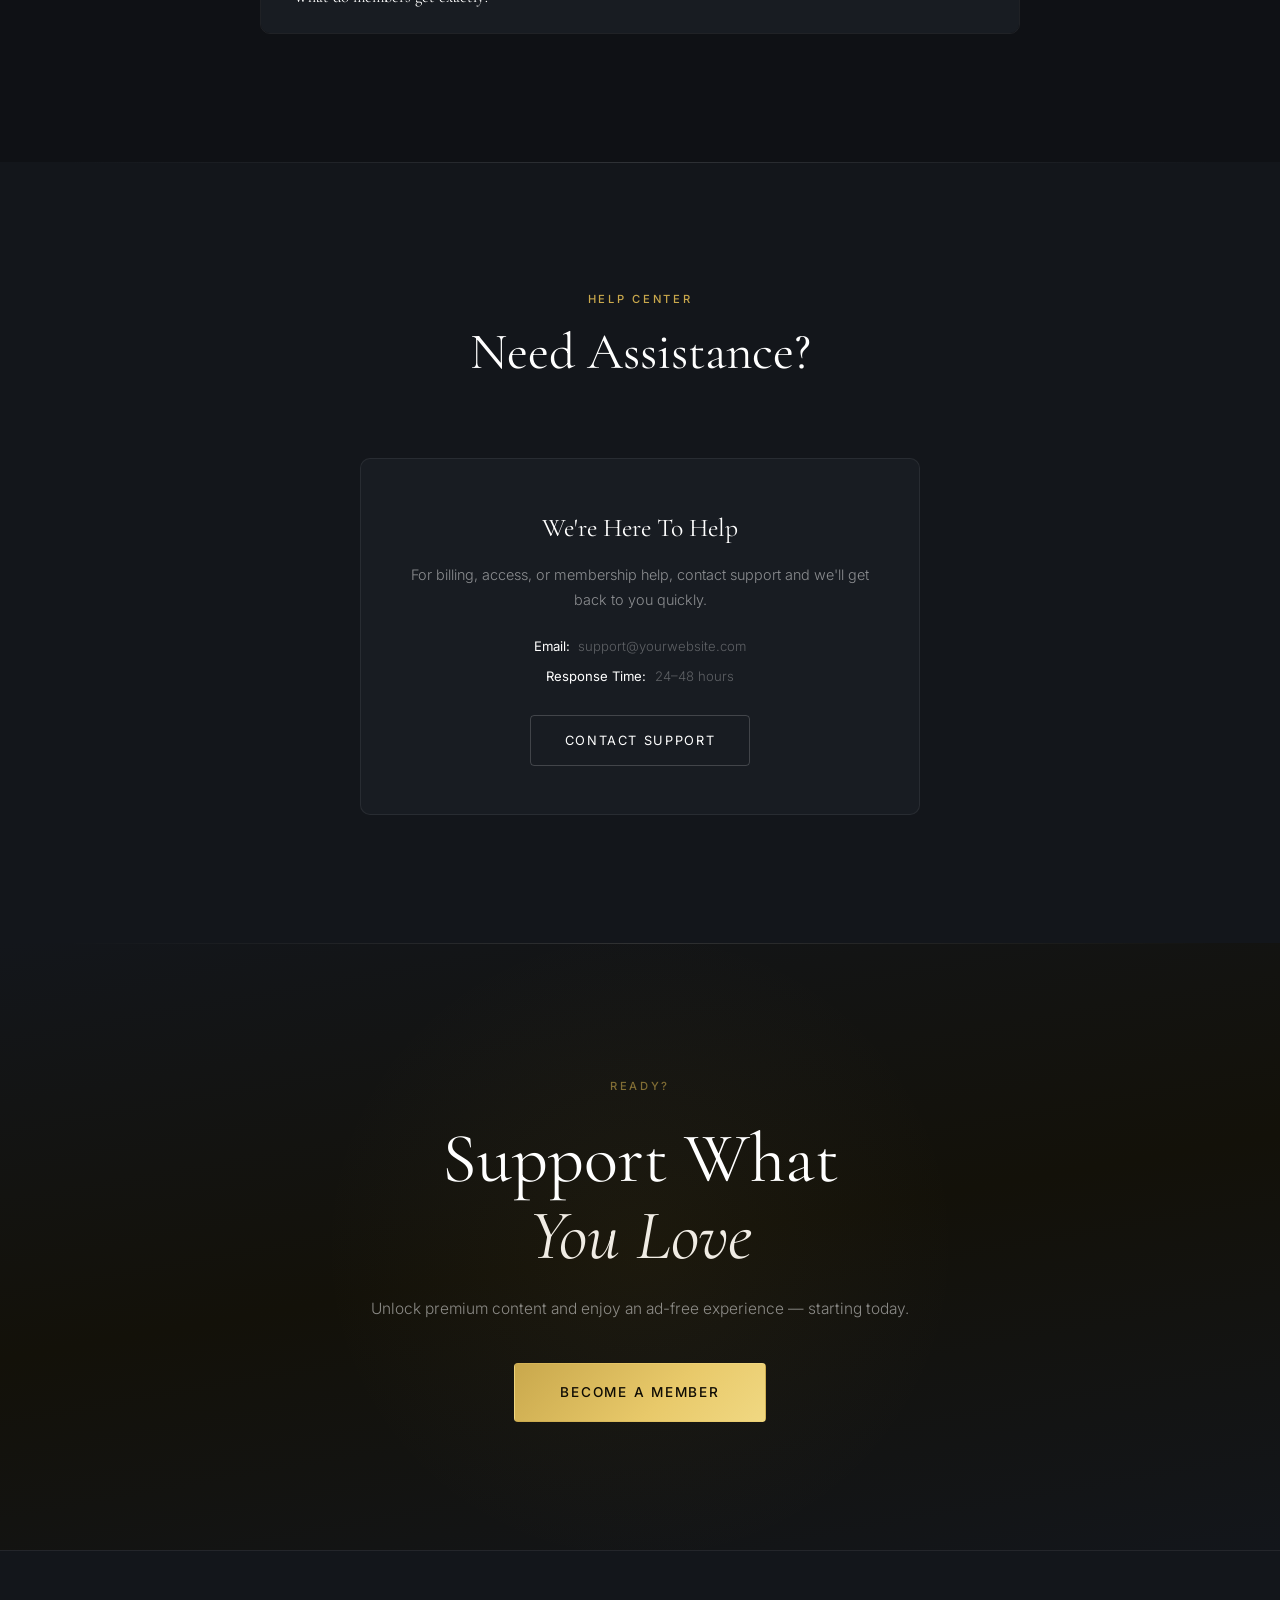
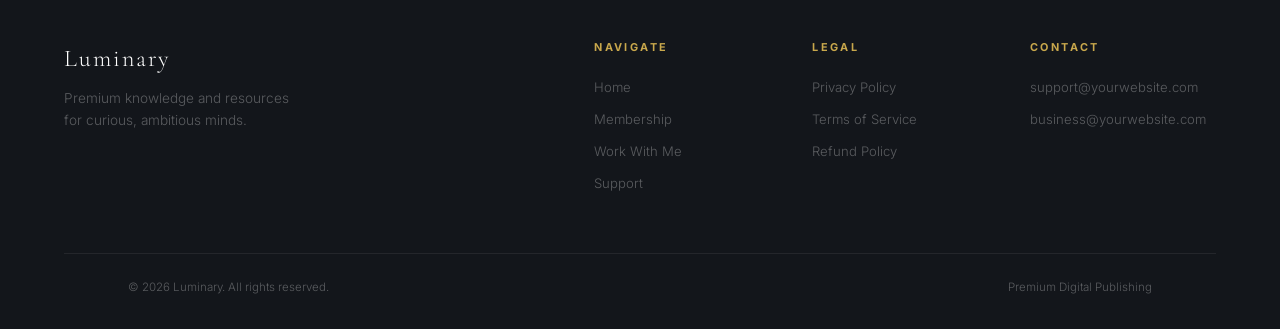
<file: membership.html>
<!DOCTYPE html>
<html lang="en">
<head>
  <meta charset="UTF-8" />
  <meta name="viewport" content="width=device-width, initial-scale=1.0" />
  <title>Luminary — Membership</title>
  <link rel="stylesheet" href="styles.css" />
  <link rel="preconnect" href="https://fonts.googleapis.com" />
  <link rel="preconnect" href="https://fonts.gstatic.com" crossorigin />
  <link href="https://fonts.googleapis.com/css2?family=Cormorant+Garamond:ital,wght@0,300;0,400;0,500;0,600;1,300;1,400&family=Inter:wght@300;400;500;600&display=swap" rel="stylesheet" />
</head>
<body>

  <!-- NAV -->
  <nav class="nav" id="nav">
    <div class="nav-inner">
      <a href="index.html" class="nav-logo">Luminary</a>
      <div class="nav-links">
        <a href="index.html" class="nav-link">Home</a>
        <a href="membership.html" class="nav-link active">Membership</a>
        <a href="work-with-me.html" class="nav-link">Work With Me</a>
        <a href="support.html" class="nav-link">Support</a>
      </div>
      <a href="#join" class="nav-cta">Join Membership</a>
      <button class="nav-burger" id="navBurger" aria-label="Menu"><span></span><span></span><span></span></button>
    </div>
    <div class="nav-drawer" id="navDrawer">
      <a href="index.html">Home</a>
      <a href="membership.html">Membership</a>
      <a href="work-with-me.html">Work With Me</a>
      <a href="support.html">Support</a>
      <a href="#join" class="nav-drawer-cta">Become A Member</a>
    </div>
  </nav>

  <!-- S1 — HERO -->
  <section class="mem-hero-section" id="join">
    <div class="mem-hero-bg-word">MEMBER</div>
    <div class="mem-hero-inner">
      <div class="reveal-l">
        <span class="eyebrow dim">Exclusive Access</span>
        <h1 class="mem-hero-h1">Join The<br /><em>Inner Circle</em></h1>
        <p class="mem-hero-p">Support the creator and unlock a growing library of premium content, ad-free videos, and exclusive resources — all in one place.</p>
      </div>
      <div class="reveal-scale">
        <div class="pricing-card">
          <div class="pricing-card-bg"></div>
          <div class="pricing-card-bar"></div>
          <div class="pricing-card-body">
            <div class="pricing-badge">Most Popular</div>
            <div class="pricing-label">Inner Circle</div>
            <div class="pricing-price">$9<span class="pricing-per">/month</span></div>
            <div class="pricing-rule"></div>
            <ul class="pricing-features">
              <li><svg viewBox="0 0 16 16" fill="none"><path d="M3 8l3 3 7-7" stroke="currentColor" stroke-width="1.5" stroke-linecap="round" stroke-linejoin="round"/></svg>Ad-Free Videos</li>
              <li><svg viewBox="0 0 16 16" fill="none"><path d="M3 8l3 3 7-7" stroke="currentColor" stroke-width="1.5" stroke-linecap="round" stroke-linejoin="round"/></svg>Exclusive Content</li>
              <li><svg viewBox="0 0 16 16" fill="none"><path d="M3 8l3 3 7-7" stroke="currentColor" stroke-width="1.5" stroke-linecap="round" stroke-linejoin="round"/></svg>Early Access</li>
              <li><svg viewBox="0 0 16 16" fill="none"><path d="M3 8l3 3 7-7" stroke="currentColor" stroke-width="1.5" stroke-linecap="round" stroke-linejoin="round"/></svg>Premium Resources</li>
              <li><svg viewBox="0 0 16 16" fill="none"><path d="M3 8l3 3 7-7" stroke="currentColor" stroke-width="1.5" stroke-linecap="round" stroke-linejoin="round"/></svg>Cancel Anytime</li>
            </ul>
            <a href="#" class="btn btn-gold pricing-cta-btn">Become A Member</a>
            <p class="pricing-note">No commitment. Cancel anytime.</p>
          </div>
          <div class="pricing-glow"></div>
        </div>
      </div>
    </div>
  </section>

  <!-- S2 — BENEFITS -->
  <section class="section-wrap divider-top" style="background:var(--bg)">
    <div class="inner">
      <div class="sec-head reveal">
        <span class="eyebrow">What You Get</span>
        <h2 class="display">Everything<br /><em>In One Place</em></h2>
      </div>
      <div class="benefits-grid">
        <div class="benefit-card reveal">
          <div class="benefit-icon"><svg viewBox="0 0 24 24" fill="none" stroke="currentColor" stroke-width="1.3"><circle cx="12" cy="12" r="10"/><polygon points="10,8 16,12 10,16"/></svg></div>
          <h3>Ad-Free Videos</h3>
          <p>Watch every video without interruptions. Clean, uninterrupted content on your schedule.</p>
        </div>
        <div class="benefit-card reveal">
          <div class="benefit-icon"><svg viewBox="0 0 24 24" fill="none" stroke="currentColor" stroke-width="1.3"><path d="M12 22s8-4 8-10V5l-8-3-8 3v7c0 6 8 10 8 10z"/></svg></div>
          <h3>Exclusive Content</h3>
          <p>Members-only videos and resources you won't find anywhere else — made just for you.</p>
        </div>
        <div class="benefit-card reveal">
          <div class="benefit-icon"><svg viewBox="0 0 24 24" fill="none" stroke="currentColor" stroke-width="1.3"><path d="M13 2L3 14h9l-1 8 10-12h-9l1-8z"/></svg></div>
          <h3>Early Access</h3>
          <p>Watch new releases before they go public. Always be the first to see new content.</p>
        </div>
        <div class="benefit-card reveal">
          <div class="benefit-icon"><svg viewBox="0 0 24 24" fill="none" stroke="currentColor" stroke-width="1.3"><path d="M14 2H6a2 2 0 0 0-2 2v16a2 2 0 0 0 2 2h12a2 2 0 0 0 2-2V8z"/><polyline points="14 2 14 8 20 8"/></svg></div>
          <h3>Premium Resources</h3>
          <p>Bonus downloads, guides, and templates — practical tools built for real application.</p>
        </div>
        <div class="benefit-card reveal">
          <div class="benefit-icon"><svg viewBox="0 0 24 24" fill="none" stroke="currentColor" stroke-width="1.3"><path d="M18 20V10"/><path d="M12 20V4"/><path d="M6 20v-6"/></svg></div>
          <h3>Member Updates</h3>
          <p>Behind-the-scenes insights, process notes, and creator updates delivered to members.</p>
        </div>
        <div class="benefit-card benefit-card--highlight reveal">
          <div class="benefit-icon"><svg viewBox="0 0 24 24" fill="none" stroke="currentColor" stroke-width="1.3"><path d="M20.84 4.61a5.5 5.5 0 0 0-7.78 0L12 5.67l-1.06-1.06a5.5 5.5 0 0 0-7.78 7.78l1.06 1.06L12 21.23l7.78-7.78 1.06-1.06a5.5 5.5 0 0 0 0-7.78z"/></svg></div>
          <h3>Support The Creator</h3>
          <p>Directly fund future content and help build something meaningful and independent.</p>
        </div>
      </div>
    </div>
  </section>

  <!-- S3 — CONTENT PREVIEW / VAULT -->
  <section class="section-wrap divider-top" style="background:var(--bg2)">
    <div class="inner">
      <div class="sec-head reveal">
        <span class="eyebrow">Member Vault</span>
        <h2 class="display">Inside The Vault</h2>
      </div>
      <div class="vault-grid">
        <div class="vault-item vault-item--v1 reveal">
          <div class="vault-item-bg"></div>
          <div class="vault-lock"><svg viewBox="0 0 24 24" fill="none" stroke="currentColor" stroke-width="1.3"><rect x="3" y="11" width="18" height="11" rx="2"/><path d="M7 11V7a5 5 0 0 1 10 0v4"/></svg><span>Locked Video</span></div>
          <div class="vault-tag vault-tag--gold">Members Only</div>
          <div class="vault-foot"><div class="vault-type">Exclusive Video</div><div class="vault-name">Mastering Deep Work</div></div>
        </div>
        <div class="vault-item vault-item--v2 reveal">
          <div class="vault-item-bg"></div>
          <div class="vault-lock"><svg viewBox="0 0 24 24" fill="none" stroke="currentColor" stroke-width="1.3"><rect x="3" y="11" width="18" height="11" rx="2"/><path d="M7 11V7a5 5 0 0 1 10 0v4"/></svg><span>Locked Resource</span></div>
          <div class="vault-tag vault-tag--gold">Members Only</div>
          <div class="vault-foot"><div class="vault-type">Premium Resource</div><div class="vault-name">Clarity Workbook PDF</div></div>
        </div>
        <div class="vault-item vault-item--v3 reveal">
          <div class="vault-item-bg"></div>
          <div class="vault-lock"><svg viewBox="0 0 24 24" fill="none" stroke="currentColor" stroke-width="1.3"><circle cx="12" cy="12" r="10"/><polyline points="12 6 12 12 16 14"/></svg><span>Coming Soon</span></div>
          <div class="vault-tag vault-tag--green">Upcoming</div>
          <div class="vault-foot"><div class="vault-type">Early Access</div><div class="vault-name">The Focus Series</div></div>
        </div>
        <div class="vault-item vault-item--v4 reveal">
          <div class="vault-item-bg"></div>
          <div class="vault-lock"><svg viewBox="0 0 24 24" fill="none" stroke="currentColor" stroke-width="1.3"><rect x="3" y="11" width="18" height="11" rx="2"/><path d="M7 11V7a5 5 0 0 1 10 0v4"/></svg><span>Locked Video</span></div>
          <div class="vault-tag vault-tag--gold">Members Only</div>
          <div class="vault-foot"><div class="vault-type">Exclusive Video</div><div class="vault-name">Behind The Process</div></div>
        </div>
      </div>
      <div class="vault-unlock reveal">
        <p>Unlock the full vault with a membership.</p>
        <a href="#join" class="btn btn-gold">Become A Member</a>
      </div>
    </div>
  </section>

  <!-- S4 — READER TO MEMBER -->
  <section class="section-wrap divider-top" style="background:var(--bg)">
    <div class="rtm-inner">
      <div class="rtm-text reveal-l">
        <span class="eyebrow">Your Path</span>
        <h2>Already Enjoying<br /><em>The Ebooks?</em></h2>
        <p>Many readers upgrade to membership for ongoing learning and exclusive content — it's the natural next step in your journey.</p>
        <a href="#join" class="btn btn-white">Join Now</a>
      </div>
      <div class="rtm-flow reveal-r">
        <div class="rtm-step">
          <div class="rtm-step-left"><div class="rtm-dot"></div><div class="rtm-vert-line"></div></div>
          <div><div class="rtm-step-num">01</div><div class="rtm-step-label">Read An Ebook</div></div>
        </div>
        <div class="rtm-step">
          <div class="rtm-step-left"><div class="rtm-dot"></div><div class="rtm-vert-line"></div></div>
          <div><div class="rtm-step-num">02</div><div class="rtm-step-label">Explore More</div></div>
        </div>
        <div class="rtm-step">
          <div class="rtm-step-left"><div class="rtm-dot"></div><div class="rtm-vert-line"></div></div>
          <div><div class="rtm-step-num">03</div><div class="rtm-step-label">Join Membership</div></div>
        </div>
        <div class="rtm-step rtm-step--final">
          <div class="rtm-step-left"><div class="rtm-dot rtm-dot--gold"></div><div class="rtm-vert-line"></div></div>
          <div><div class="rtm-step-num">04</div><div class="rtm-step-label">Unlock Everything</div></div>
        </div>
      </div>
    </div>
  </section>

  <!-- S5 — HOW IT WORKS -->
  <section class="section-wrap divider-top" style="background:var(--bg2)">
    <div class="inner">
      <div class="sec-head reveal">
        <span class="eyebrow">Simple Process</span>
        <h2 class="display">How It Works</h2>
      </div>
      <div class="hiw-steps">
        <div class="hiw-step reveal">
          <div class="hiw-num">01</div>
          <div class="hiw-icon"><svg viewBox="0 0 24 24" fill="none" stroke="currentColor" stroke-width="1.3"><path d="M20 21v-2a4 4 0 0 0-4-4H8a4 4 0 0 0-4 4v2"/><circle cx="12" cy="7" r="4"/></svg></div>
          <h3>Join</h3>
          <p>Sign up in seconds.</p>
        </div>
        <div class="hiw-conn reveal"></div>
        <div class="hiw-step reveal">
          <div class="hiw-num">02</div>
          <div class="hiw-icon"><svg viewBox="0 0 24 24" fill="none" stroke="currentColor" stroke-width="1.3"><rect x="3" y="11" width="18" height="11" rx="2"/><path d="M7 11V7a5 5 0 0 1 10 0v4"/></svg></div>
          <h3>Unlock Library</h3>
          <p>Access the full vault.</p>
        </div>
        <div class="hiw-conn reveal"></div>
        <div class="hiw-step reveal">
          <div class="hiw-num">03</div>
          <div class="hiw-icon"><svg viewBox="0 0 24 24" fill="none" stroke="currentColor" stroke-width="1.3"><polygon points="5,3 19,12 5,21"/></svg></div>
          <h3>Watch Ad-Free</h3>
          <p>Stream on any device.</p>
        </div>
        <div class="hiw-conn reveal"></div>
        <div class="hiw-step reveal">
          <div class="hiw-num">04</div>
          <div class="hiw-icon"><svg viewBox="0 0 24 24" fill="none" stroke="currentColor" stroke-width="1.3"><polygon points="12,2 15.09,8.26 22,9.27 17,14.14 18.18,21.02 12,17.77 5.82,21.02 7,14.14 2,9.27 8.91,8.26"/></svg></div>
          <h3>Access New Content</h3>
          <p>Grow with each release.</p>
        </div>
      </div>
    </div>
  </section>

  <!-- S6 — FAQ -->
  <section class="section-wrap divider-top" style="background:var(--bg)">
    <div class="inner-sm">
      <div class="sec-head reveal">
        <span class="eyebrow">Questions</span>
        <h2 class="display">Frequently Asked</h2>
      </div>
      <div class="faq-list">
        <div class="faq-item reveal">
          <button class="faq-q" aria-expanded="false">Can I cancel anytime?<svg class="faq-arr" viewBox="0 0 16 16" fill="none"><path d="M4 6l4 4 4-4" stroke="currentColor" stroke-width="1.5" stroke-linecap="round" stroke-linejoin="round"/></svg></button>
          <div class="faq-a"><p>Yes. Cancel at any time from your account settings — no questions asked, no hoops to jump through.</p></div>
        </div>
        <div class="faq-item reveal">
          <button class="faq-q" aria-expanded="false">Do I lose access immediately after cancelling?<svg class="faq-arr" viewBox="0 0 16 16" fill="none"><path d="M4 6l4 4 4-4" stroke="currentColor" stroke-width="1.5" stroke-linecap="round" stroke-linejoin="round"/></svg></button>
          <div class="faq-a"><p>No. You retain full access until the end of your current billing period. We never cut you off mid-cycle.</p></div>
        </div>
        <div class="faq-item reveal">
          <button class="faq-q" aria-expanded="false">How often is content added?<svg class="faq-arr" viewBox="0 0 16 16" fill="none"><path d="M4 6l4 4 4-4" stroke="currentColor" stroke-width="1.5" stroke-linecap="round" stroke-linejoin="round"/></svg></button>
          <div class="faq-a"><p>Regularly. New videos, resources, and exclusive content are added on an ongoing basis — members are notified with every release.</p></div>
        </div>
        <div class="faq-item reveal">
          <button class="faq-q" aria-expanded="false">What do members get exactly?<svg class="faq-arr" viewBox="0 0 16 16" fill="none"><path d="M4 6l4 4 4-4" stroke="currentColor" stroke-width="1.5" stroke-linecap="round" stroke-linejoin="round"/></svg></button>
          <div class="faq-a"><p>Exclusive ad-free videos, premium downloadable resources, early access to new releases, and behind-the-scenes member updates.</p></div>
        </div>
      </div>
    </div>
  </section>

  <!-- S7 — SUPPORT -->
  <section class="section-wrap divider-top" style="background:var(--bg2)">
    <div class="inner">
      <div class="sec-head reveal">
        <span class="eyebrow">Help Center</span>
        <h2 class="display">Need Assistance?</h2>
      </div>
      <div class="support-block reveal">
        <h3>We're Here To Help</h3>
        <p>For billing, access, or membership help, contact support and we'll get back to you quickly.</p>
        <div class="support-block-meta">
          <div class="support-block-row"><strong>Email:</strong> <a href="mailto:support@yourwebsite.com">support@yourwebsite.com</a></div>
          <div class="support-block-row"><strong>Response Time:</strong> 24–48 hours</div>
        </div>
        <a href="support.html" class="btn btn-outline">Contact Support</a>
      </div>
    </div>
  </section>

  <!-- S8 — FINAL CTA -->
  <section class="mem-final-section section-wrap">
    <div class="mem-final-orb"></div>
    <div class="inner-xs reveal" style="text-align:center;position:relative;">
      <span class="eyebrow dim">Ready?</span>
      <h2 class="mem-final-h2">Support What<br /><em>You Love</em></h2>
      <p class="mem-final-p">Unlock premium content and enjoy an ad-free experience — starting today.</p>
      <a href="#join" class="btn btn-gold btn-lg">Become A Member</a>
    </div>
  </section>

  <!-- FOOTER -->
  <footer class="footer">
    <div class="footer-inner">
      <div class="footer-brand">
        <a href="index.html" class="footer-logo">Luminary</a>
        <p>Premium knowledge and resources for curious, ambitious minds.</p>
      </div>
      <div class="footer-right">
        <div class="footer-col">
          <h4>Navigate</h4>
          <a href="index.html">Home</a>
          <a href="membership.html">Membership</a>
          <a href="work-with-me.html">Work With Me</a>
          <a href="support.html">Support</a>
        </div>
        <div class="footer-col">
          <h4>Legal</h4>
          <a href="#">Privacy Policy</a>
          <a href="#">Terms of Service</a>
          <a href="#">Refund Policy</a>
        </div>
        <div class="footer-col">
          <h4>Contact</h4>
          <a href="mailto:support@yourwebsite.com">support@yourwebsite.com</a>
          <a href="mailto:business@yourwebsite.com">business@yourwebsite.com</a>
        </div>
      </div>
    </div>
    <div class="footer-bottom" style="padding-left:clamp(1.5rem,5vw,4rem);padding-right:clamp(1.5rem,5vw,4rem)">
      <span>© 2026 Luminary. All rights reserved.</span>
      <span>Premium Digital Publishing</span>
    </div>
  </footer>

  <script src="main.js"></script>
</body>
</html>
</file>
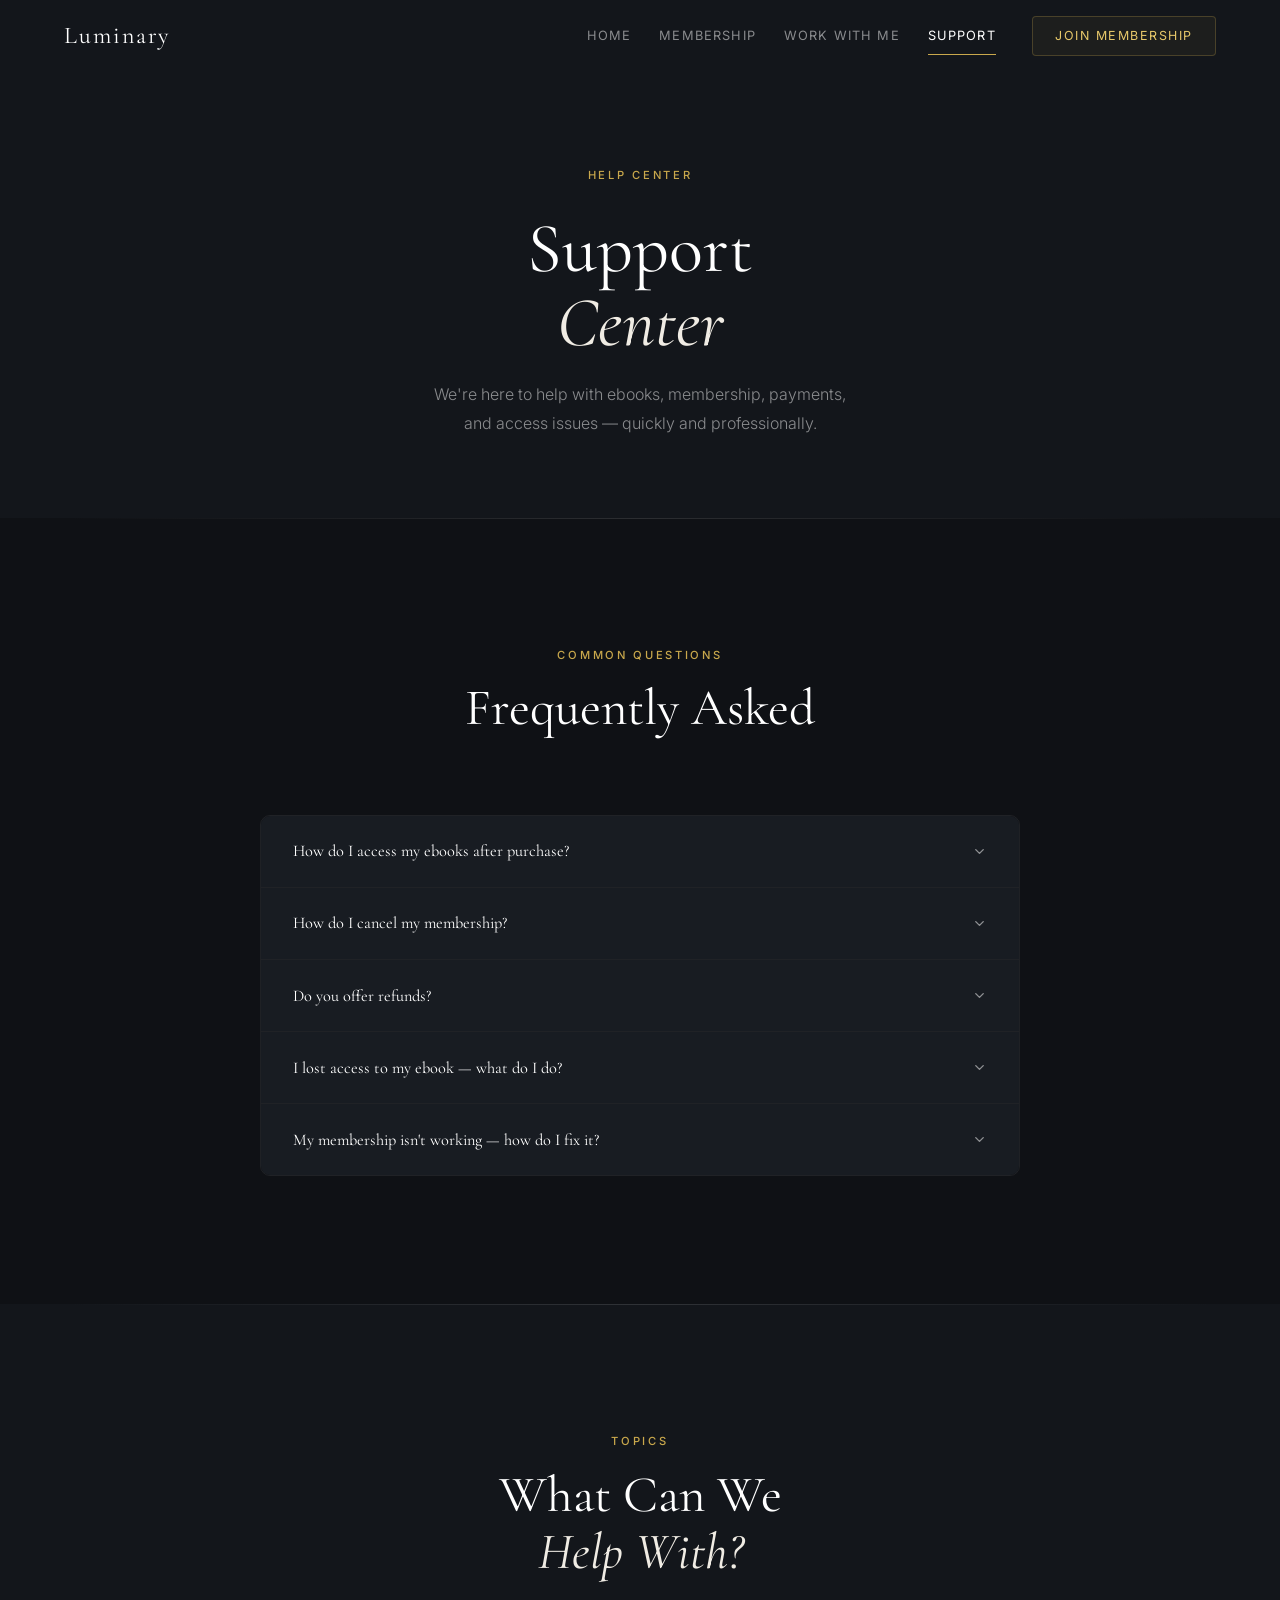
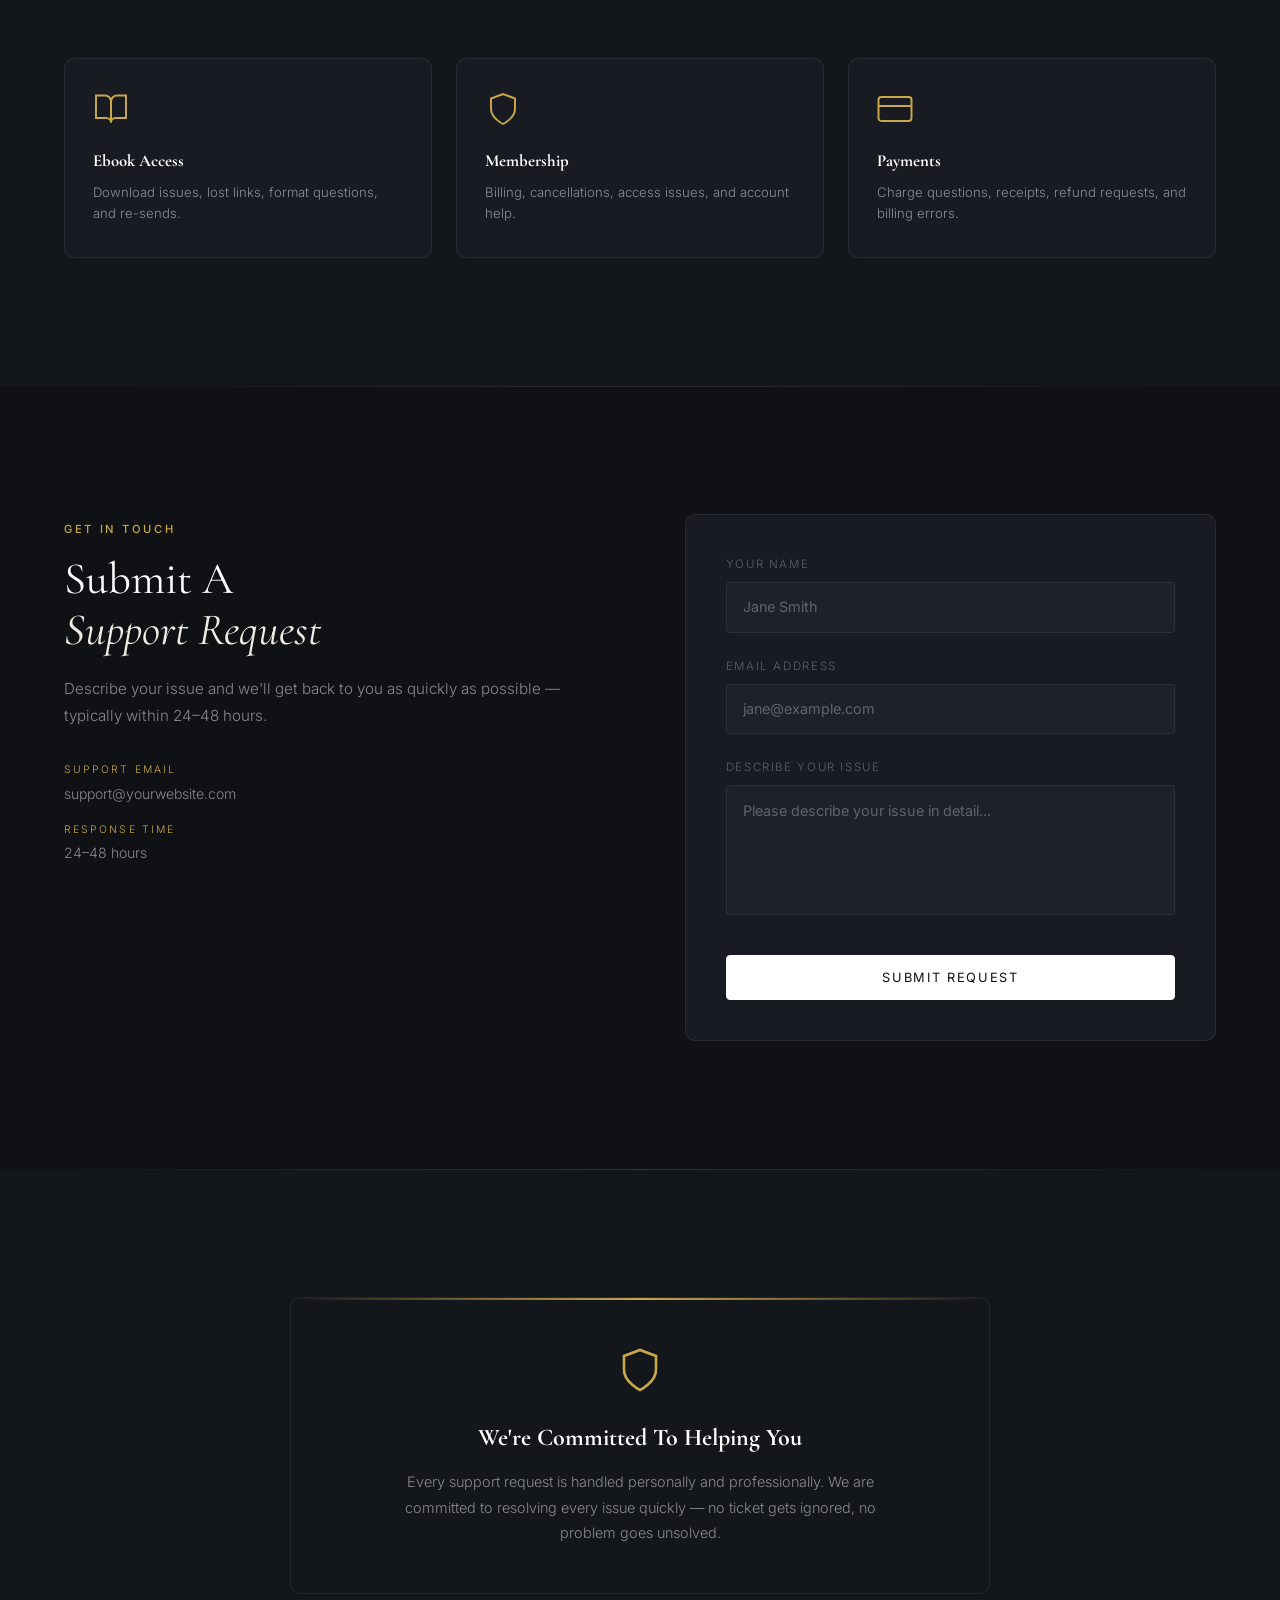
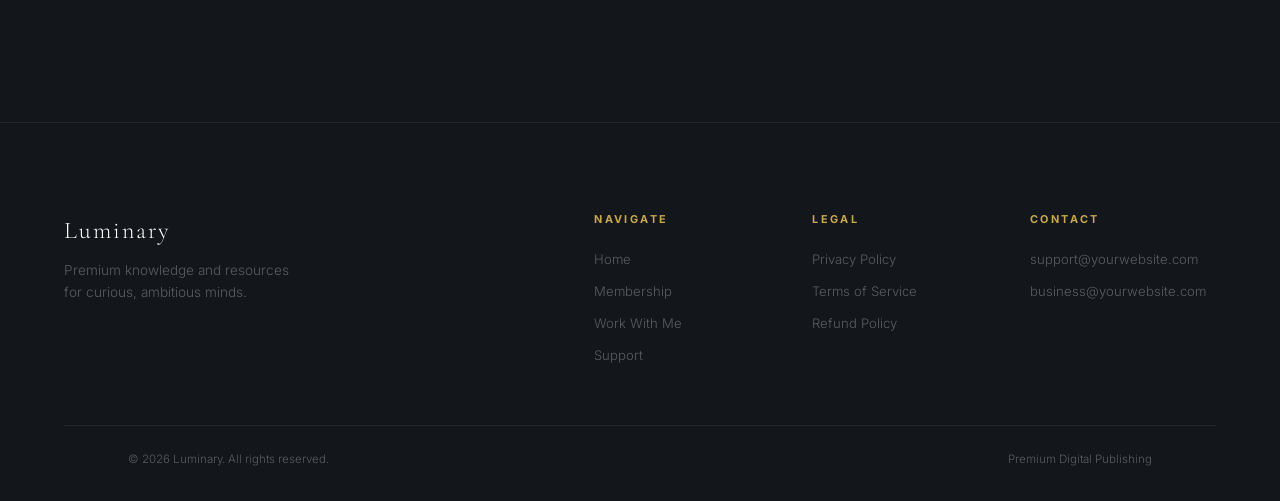
<file: support.html>
<!DOCTYPE html>
<html lang="en">
<head>
  <meta charset="UTF-8" />
  <meta name="viewport" content="width=device-width, initial-scale=1.0" />
  <title>Luminary — Support</title>
  <link rel="stylesheet" href="styles.css" />
  <link rel="preconnect" href="https://fonts.googleapis.com" />
  <link rel="preconnect" href="https://fonts.gstatic.com" crossorigin />
  <link href="https://fonts.googleapis.com/css2?family=Cormorant+Garamond:ital,wght@0,300;0,400;0,500;0,600;1,300;1,400&family=Inter:wght@300;400;500;600&display=swap" rel="stylesheet" />
</head>
<body>

  <!-- NAV -->
  <nav class="nav" id="nav">
    <div class="nav-inner">
      <a href="index.html" class="nav-logo">Luminary</a>
      <div class="nav-links">
        <a href="index.html" class="nav-link">Home</a>
        <a href="membership.html" class="nav-link">Membership</a>
        <a href="work-with-me.html" class="nav-link">Work With Me</a>
        <a href="support.html" class="nav-link active">Support</a>
      </div>
      <a href="membership.html" class="nav-cta">Join Membership</a>
      <button class="nav-burger" id="navBurger" aria-label="Menu"><span></span><span></span><span></span></button>
    </div>
    <div class="nav-drawer" id="navDrawer">
      <a href="index.html">Home</a>
      <a href="membership.html">Membership</a>
      <a href="work-with-me.html">Work With Me</a>
      <a href="support.html">Support</a>
      <a href="membership.html" class="nav-drawer-cta">Join Membership</a>
    </div>
  </nav>

  <!-- S1 — HERO -->
  <section class="support-hero-section">
    <div class="support-hero-inner">
      <span class="eyebrow reveal">Help Center</span>
      <h1 class="support-hero-h1 reveal">Support<br /><em>Center</em></h1>
      <p class="support-hero-p reveal">We're here to help with ebooks, membership, payments, and access issues — quickly and professionally.</p>
    </div>
  </section>

  <!-- S2 — FAQ -->
  <section class="section-wrap divider-top" style="background:var(--bg)">
    <div class="inner-sm">
      <div class="sec-head reveal">
        <span class="eyebrow">Common Questions</span>
        <h2 class="display">Frequently Asked</h2>
      </div>
      <div class="faq-list">
        <div class="faq-item reveal">
          <button class="faq-q" aria-expanded="false">How do I access my ebooks after purchase?<svg class="faq-arr" viewBox="0 0 16 16" fill="none"><path d="M4 6l4 4 4-4" stroke="currentColor" stroke-width="1.5" stroke-linecap="round" stroke-linejoin="round"/></svg></button>
          <div class="faq-a"><p>After purchase, you'll receive an email with a download link. Ebooks are available in PDF and EPUB format — download instantly and keep them forever.</p></div>
        </div>
        <div class="faq-item reveal">
          <button class="faq-q" aria-expanded="false">How do I cancel my membership?<svg class="faq-arr" viewBox="0 0 16 16" fill="none"><path d="M4 6l4 4 4-4" stroke="currentColor" stroke-width="1.5" stroke-linecap="round" stroke-linejoin="round"/></svg></button>
          <div class="faq-a"><p>You can cancel anytime from your account settings or by emailing support@yourwebsite.com. Your access continues until the end of the current billing period.</p></div>
        </div>
        <div class="faq-item reveal">
          <button class="faq-q" aria-expanded="false">Do you offer refunds?<svg class="faq-arr" viewBox="0 0 16 16" fill="none"><path d="M4 6l4 4 4-4" stroke="currentColor" stroke-width="1.5" stroke-linecap="round" stroke-linejoin="round"/></svg></button>
          <div class="faq-a"><p>Refunds are handled on a case-by-case basis in line with our refund policy. Contact support within 7 days of purchase for assistance.</p></div>
        </div>
        <div class="faq-item reveal">
          <button class="faq-q" aria-expanded="false">I lost access to my ebook — what do I do?<svg class="faq-arr" viewBox="0 0 16 16" fill="none"><path d="M4 6l4 4 4-4" stroke="currentColor" stroke-width="1.5" stroke-linecap="round" stroke-linejoin="round"/></svg></button>
          <div class="faq-a"><p>Email support@yourwebsite.com with your purchase details and we'll resend your download link promptly. No purchase is ever lost on our end.</p></div>
        </div>
        <div class="faq-item reveal">
          <button class="faq-q" aria-expanded="false">My membership isn't working — how do I fix it?<svg class="faq-arr" viewBox="0 0 16 16" fill="none"><path d="M4 6l4 4 4-4" stroke="currentColor" stroke-width="1.5" stroke-linecap="round" stroke-linejoin="round"/></svg></button>
          <div class="faq-a"><p>Try signing out and back in. If the issue persists, contact support@yourwebsite.com with your account email and we'll resolve it within 24 hours.</p></div>
        </div>
      </div>
    </div>
  </section>

  <!-- S3 — SUPPORT TOPICS -->
  <section class="section-wrap divider-top" style="background:var(--bg2)">
    <div class="inner">
      <div class="sec-head reveal">
        <span class="eyebrow">Topics</span>
        <h2 class="display">What Can We<br /><em>Help With?</em></h2>
      </div>
      <div class="support-topics">
        <div class="support-topic-card reveal">
          <div class="topic-icon"><svg viewBox="0 0 24 24" fill="none" stroke="currentColor" stroke-width="1.3"><path d="M2 3h6a4 4 0 0 1 4 4v14a3 3 0 0 0-3-3H2z"/><path d="M22 3h-6a4 4 0 0 0-4 4v14a3 3 0 0 1 3-3h7z"/></svg></div>
          <h4>Ebook Access</h4>
          <p>Download issues, lost links, format questions, and re-sends.</p>
        </div>
        <div class="support-topic-card reveal">
          <div class="topic-icon"><svg viewBox="0 0 24 24" fill="none" stroke="currentColor" stroke-width="1.3"><path d="M12 22s8-4 8-10V5l-8-3-8 3v7c0 6 8 10 8 10z"/></svg></div>
          <h4>Membership</h4>
          <p>Billing, cancellations, access issues, and account help.</p>
        </div>
        <div class="support-topic-card reveal">
          <div class="topic-icon"><svg viewBox="0 0 24 24" fill="none" stroke="currentColor" stroke-width="1.3"><rect x="1" y="4" width="22" height="16" rx="2"/><line x1="1" y1="10" x2="23" y2="10"/></svg></div>
          <h4>Payments</h4>
          <p>Charge questions, receipts, refund requests, and billing errors.</p>
        </div>
      </div>
    </div>
  </section>

  <!-- S4 — CONTACT FORM -->
  <section class="section-wrap divider-top" style="background:var(--bg)" id="contact">
    <div class="inner">
      <div class="support-contact-inner">
        <div class="contact-info reveal-l">
          <span class="eyebrow">Get In Touch</span>
          <h2>Submit A<br /><em>Support Request</em></h2>
          <p>Describe your issue and we'll get back to you as quickly as possible — typically within 24–48 hours.</p>
          <div class="contact-details">
            <div class="contact-detail-item">
              <span class="contact-detail-label">Support Email</span>
              <span class="contact-detail-val"><a href="mailto:support@yourwebsite.com">support@yourwebsite.com</a></span>
            </div>
            <div class="contact-detail-item">
              <span class="contact-detail-label">Response Time</span>
              <span class="contact-detail-val">24–48 hours</span>
            </div>
          </div>
        </div>
        <div class="contact-form-card reveal-r">
          <form id="supportForm" onsubmit="handleForm(event)">
            <div class="form-group">
              <label class="form-label" for="sname">Your Name</label>
              <input class="form-input" type="text" id="sname" placeholder="Jane Smith" required />
            </div>
            <div class="form-group">
              <label class="form-label" for="semail">Email Address</label>
              <input class="form-input" type="email" id="semail" placeholder="jane@example.com" required />
            </div>
            <div class="form-group">
              <label class="form-label" for="issue">Describe Your Issue</label>
              <textarea class="form-textarea" id="issue" placeholder="Please describe your issue in detail..." required></textarea>
            </div>
            <button type="submit" class="btn btn-white form-submit">Submit Request</button>
            <div id="supportMsg" style="margin-top:1rem;font-size:0.82rem;color:var(--gold);display:none;">Request submitted! We'll reply within 24–48 hours.</div>
          </form>
        </div>
      </div>
    </div>
  </section>

  <!-- S5 — TRUST NOTE -->
  <section class="section-wrap divider-top" style="background:var(--bg2)">
    <div class="inner">
      <div class="trust-note-wrap reveal">
        <div class="trust-note-icon"><svg viewBox="0 0 24 24" fill="none" stroke="currentColor" stroke-width="1.3"><path d="M12 22s8-4 8-10V5l-8-3-8 3v7c0 6 8 10 8 10z"/></svg></div>
        <h3>We're Committed To Helping You</h3>
        <p>Every support request is handled personally and professionally. We are committed to resolving every issue quickly — no ticket gets ignored, no problem goes unsolved.</p>
      </div>
    </div>
  </section>

  <!-- FOOTER -->
  <footer class="footer">
    <div class="footer-inner">
      <div class="footer-brand">
        <a href="index.html" class="footer-logo">Luminary</a>
        <p>Premium knowledge and resources for curious, ambitious minds.</p>
      </div>
      <div class="footer-right">
        <div class="footer-col">
          <h4>Navigate</h4>
          <a href="index.html">Home</a>
          <a href="membership.html">Membership</a>
          <a href="work-with-me.html">Work With Me</a>
          <a href="support.html">Support</a>
        </div>
        <div class="footer-col">
          <h4>Legal</h4>
          <a href="#">Privacy Policy</a>
          <a href="#">Terms of Service</a>
          <a href="#">Refund Policy</a>
        </div>
        <div class="footer-col">
          <h4>Contact</h4>
          <a href="mailto:support@yourwebsite.com">support@yourwebsite.com</a>
          <a href="mailto:business@yourwebsite.com">business@yourwebsite.com</a>
        </div>
      </div>
    </div>
    <div class="footer-bottom" style="padding-left:clamp(1.5rem,5vw,4rem);padding-right:clamp(1.5rem,5vw,4rem)">
      <span>© 2026 Luminary. All rights reserved.</span>
      <span>Premium Digital Publishing</span>
    </div>
  </footer>

  <script src="main.js"></script>
</body>
</html>
</file>
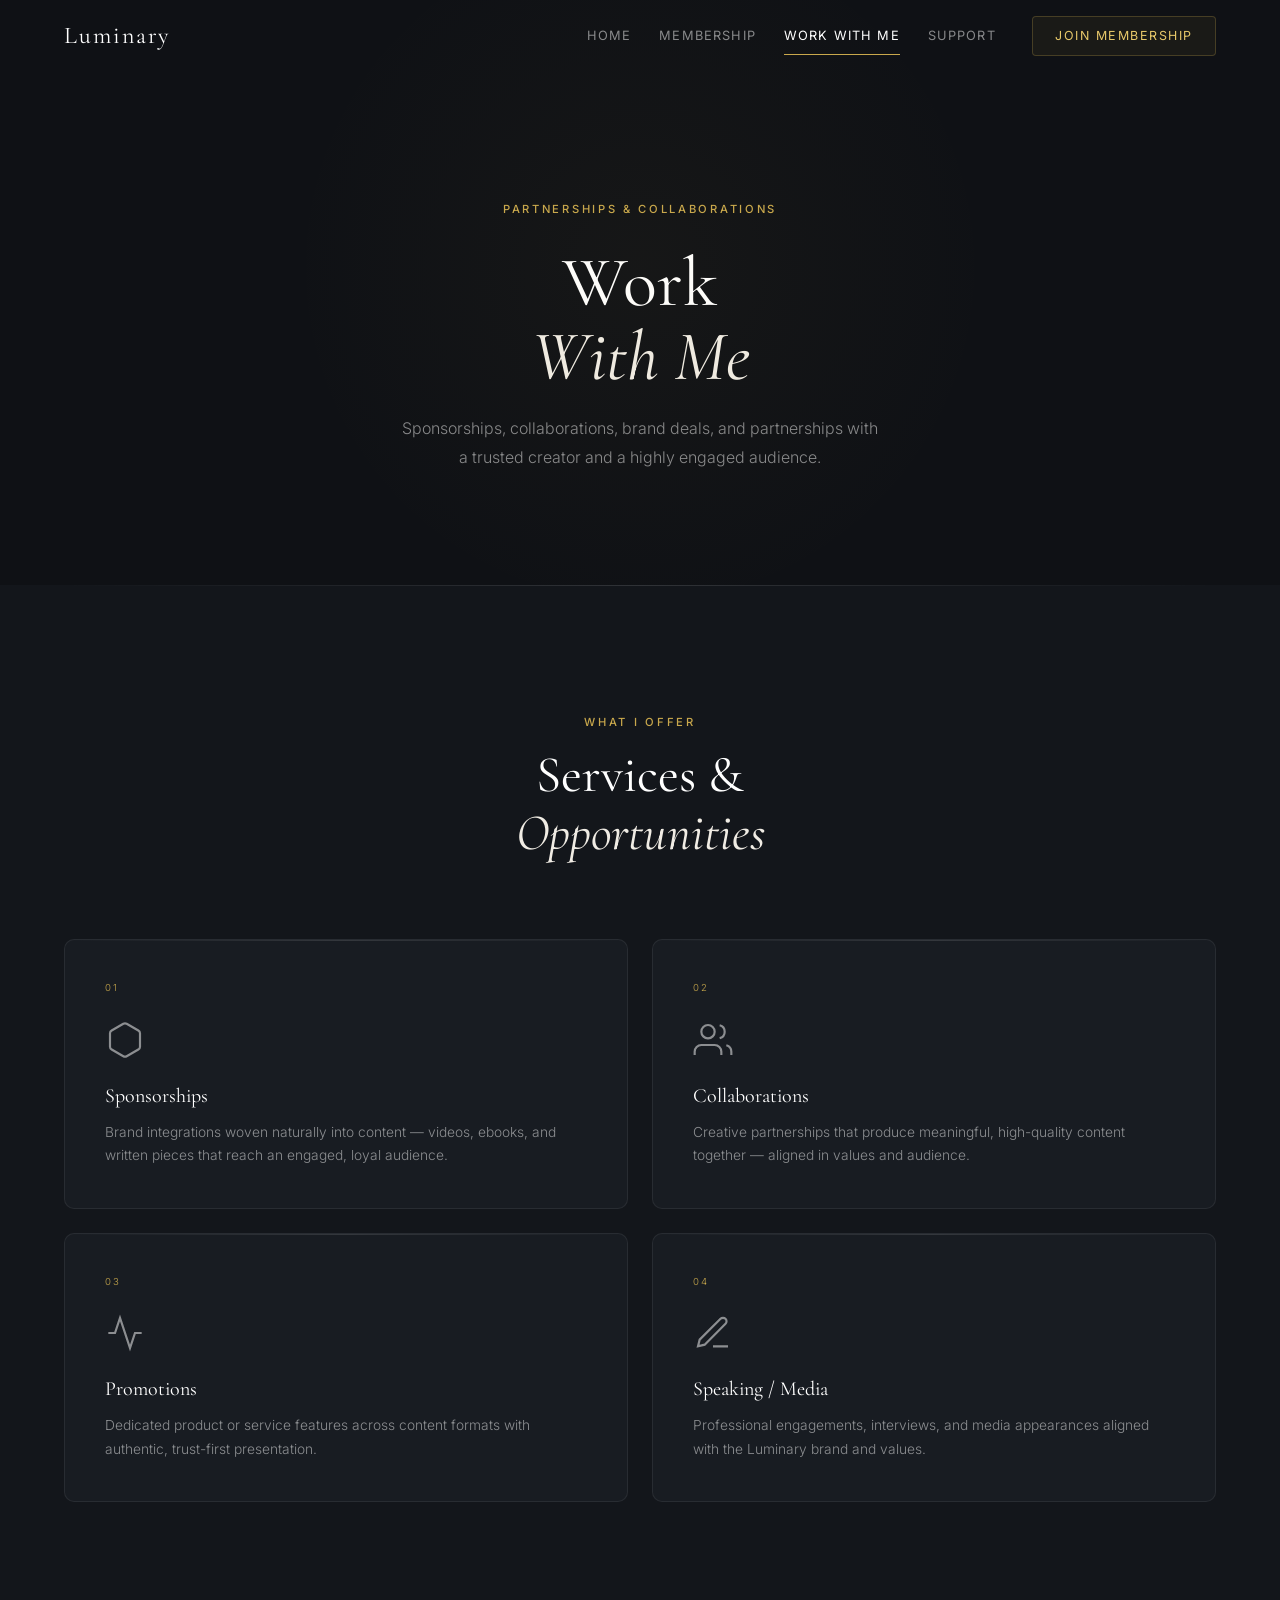
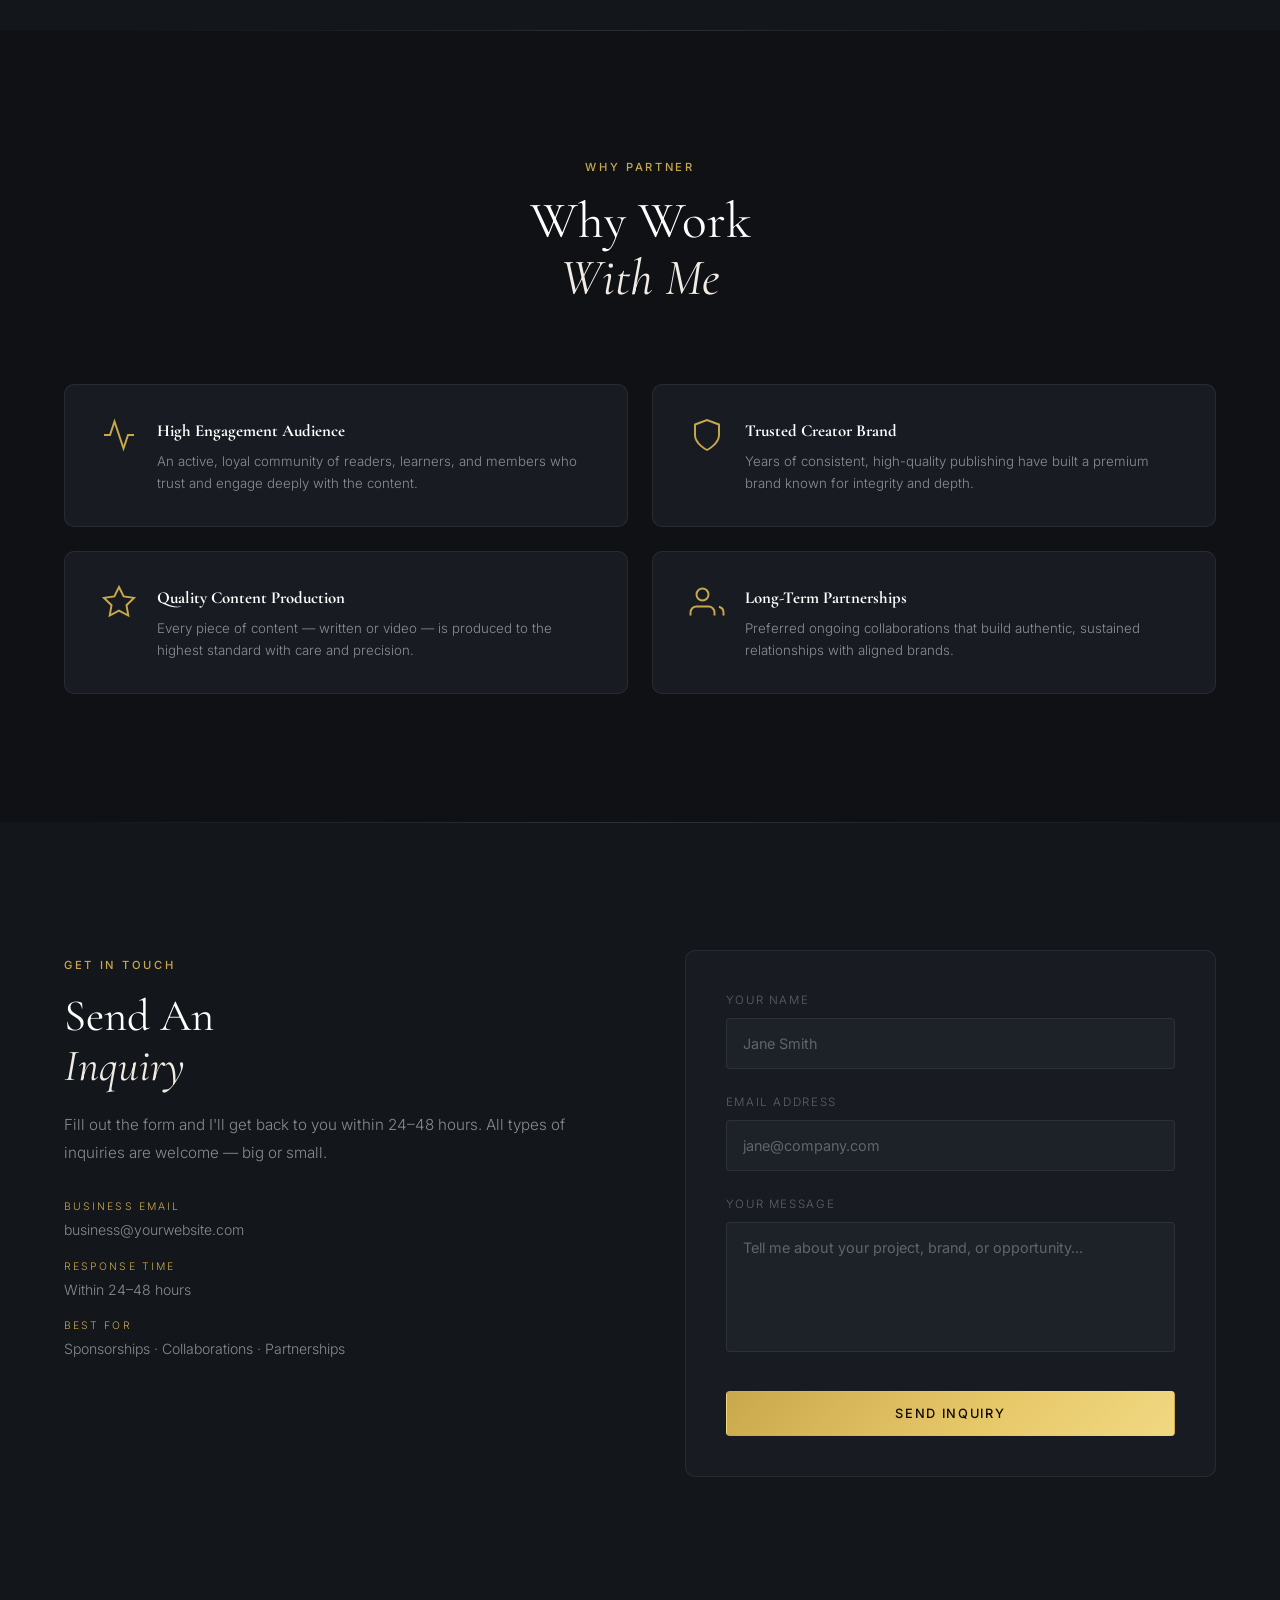
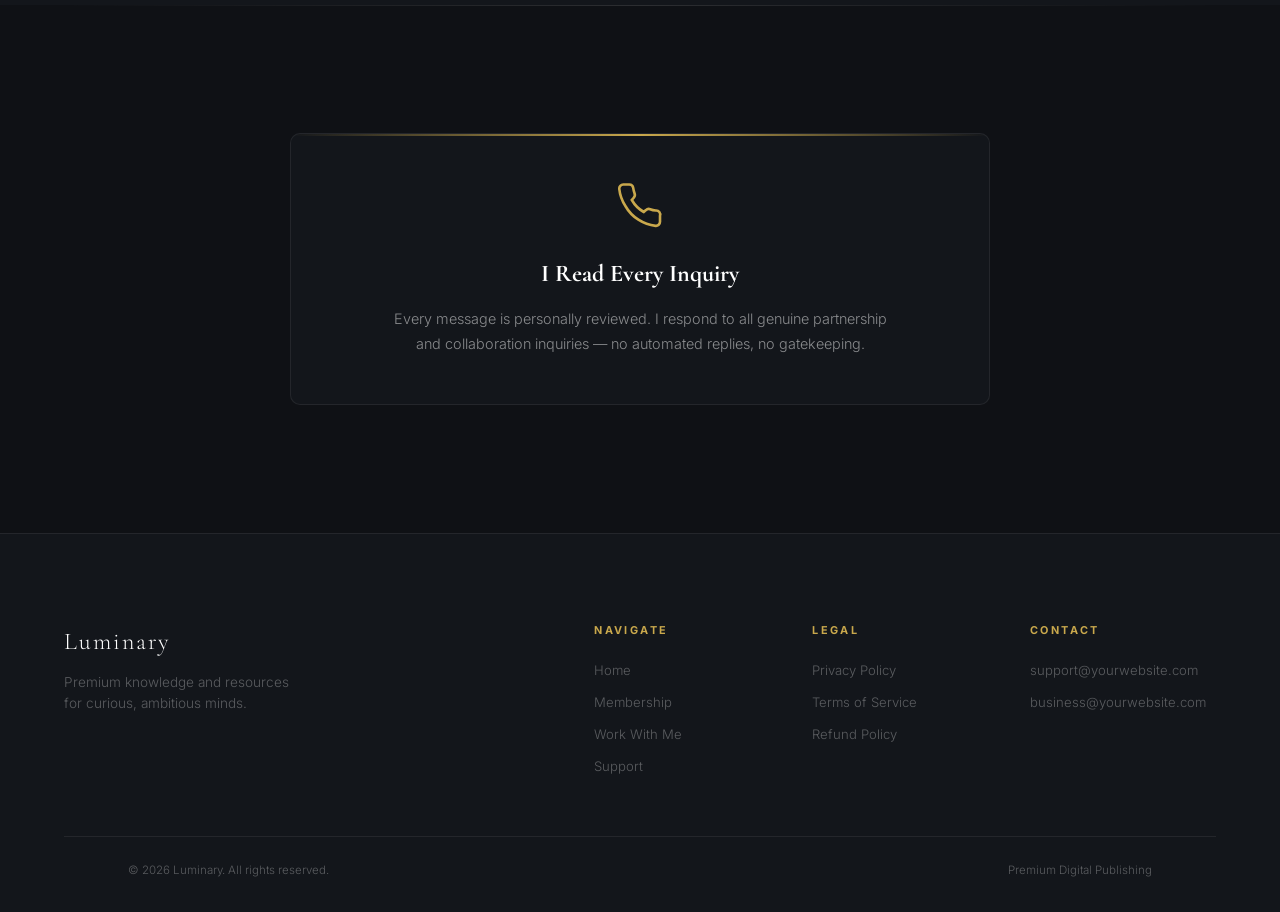
<file: work-with-me.html>
<!DOCTYPE html>
<html lang="en">
<head>
  <meta charset="UTF-8" />
  <meta name="viewport" content="width=device-width, initial-scale=1.0" />
  <title>Luminary — Work With Me</title>
  <link rel="stylesheet" href="styles.css" />
  <link rel="preconnect" href="https://fonts.googleapis.com" />
  <link rel="preconnect" href="https://fonts.gstatic.com" crossorigin />
  <link href="https://fonts.googleapis.com/css2?family=Cormorant+Garamond:ital,wght@0,300;0,400;0,500;0,600;1,300;1,400&family=Inter:wght@300;400;500;600&display=swap" rel="stylesheet" />
</head>
<body>

  <!-- NAV -->
  <nav class="nav" id="nav">
    <div class="nav-inner">
      <a href="index.html" class="nav-logo">Luminary</a>
      <div class="nav-links">
        <a href="index.html" class="nav-link">Home</a>
        <a href="membership.html" class="nav-link">Membership</a>
        <a href="work-with-me.html" class="nav-link active">Work With Me</a>
        <a href="support.html" class="nav-link">Support</a>
      </div>
      <a href="membership.html" class="nav-cta">Join Membership</a>
      <button class="nav-burger" id="navBurger" aria-label="Menu"><span></span><span></span><span></span></button>
    </div>
    <div class="nav-drawer" id="navDrawer">
      <a href="index.html">Home</a>
      <a href="membership.html">Membership</a>
      <a href="work-with-me.html">Work With Me</a>
      <a href="support.html">Support</a>
      <a href="membership.html" class="nav-drawer-cta">Join Membership</a>
    </div>
  </nav>

  <!-- S1 — HERO -->
  <section class="wwm-hero-section">
    <div class="wwm-hero-inner">
      <span class="eyebrow reveal">Partnerships & Collaborations</span>
      <h1 class="wwm-hero-h1 reveal">Work<br /><em>With Me</em></h1>
      <p class="wwm-hero-p reveal">Sponsorships, collaborations, brand deals, and partnerships with a trusted creator and a highly engaged audience.</p>
    </div>
  </section>

  <!-- S2 — SERVICES -->
  <section class="section-wrap divider-top" style="background:var(--bg2)">
    <div class="inner">
      <div class="sec-head reveal">
        <span class="eyebrow">What I Offer</span>
        <h2 class="display">Services &<br /><em>Opportunities</em></h2>
      </div>
      <div class="services-grid">
        <div class="service-card reveal">
          <div class="service-num">01</div>
          <div class="service-icon"><svg viewBox="0 0 24 24" fill="none" stroke="currentColor" stroke-width="1.3"><path d="M21 16V8a2 2 0 0 0-1-1.73l-7-4a2 2 0 0 0-2 0l-7 4A2 2 0 0 0 3 8v8a2 2 0 0 0 1 1.73l7 4a2 2 0 0 0 2 0l7-4A2 2 0 0 0 21 16z"/></svg></div>
          <h3>Sponsorships</h3>
          <p>Brand integrations woven naturally into content — videos, ebooks, and written pieces that reach an engaged, loyal audience.</p>
        </div>
        <div class="service-card reveal">
          <div class="service-num">02</div>
          <div class="service-icon"><svg viewBox="0 0 24 24" fill="none" stroke="currentColor" stroke-width="1.3"><path d="M17 21v-2a4 4 0 0 0-4-4H5a4 4 0 0 0-4 4v2"/><circle cx="9" cy="7" r="4"/><path d="M23 21v-2a4 4 0 0 0-3-3.87"/><path d="M16 3.13a4 4 0 0 1 0 7.75"/></svg></div>
          <h3>Collaborations</h3>
          <p>Creative partnerships that produce meaningful, high-quality content together — aligned in values and audience.</p>
        </div>
        <div class="service-card reveal">
          <div class="service-num">03</div>
          <div class="service-icon"><svg viewBox="0 0 24 24" fill="none" stroke="currentColor" stroke-width="1.3"><path d="M22 12h-4l-3 9L9 3l-3 9H2"/></svg></div>
          <h3>Promotions</h3>
          <p>Dedicated product or service features across content formats with authentic, trust-first presentation.</p>
        </div>
        <div class="service-card reveal">
          <div class="service-num">04</div>
          <div class="service-icon"><svg viewBox="0 0 24 24" fill="none" stroke="currentColor" stroke-width="1.3"><path d="M12 20h9"/><path d="M16.5 3.5a2.121 2.121 0 0 1 3 3L7 19l-4 1 1-4L16.5 3.5z"/></svg></div>
          <h3>Speaking / Media</h3>
          <p>Professional engagements, interviews, and media appearances aligned with the Luminary brand and values.</p>
        </div>
      </div>
    </div>
  </section>

  <!-- S3 — WHY WORK WITH ME -->
  <section class="section-wrap divider-top" style="background:var(--bg)">
    <div class="inner">
      <div class="sec-head reveal">
        <span class="eyebrow">Why Partner</span>
        <h2 class="display">Why Work<br /><em>With Me</em></h2>
      </div>
      <div class="wwm-why-grid">
        <div class="wwm-why-card reveal">
          <div class="wwm-why-icon"><svg viewBox="0 0 24 24" fill="none" stroke="currentColor" stroke-width="1.3"><path d="M22 12h-4l-3 9L9 3l-3 9H2"/></svg></div>
          <div>
            <h4>High Engagement Audience</h4>
            <p>An active, loyal community of readers, learners, and members who trust and engage deeply with the content.</p>
          </div>
        </div>
        <div class="wwm-why-card reveal">
          <div class="wwm-why-icon"><svg viewBox="0 0 24 24" fill="none" stroke="currentColor" stroke-width="1.3"><path d="M12 22s8-4 8-10V5l-8-3-8 3v7c0 6 8 10 8 10z"/></svg></div>
          <div>
            <h4>Trusted Creator Brand</h4>
            <p>Years of consistent, high-quality publishing have built a premium brand known for integrity and depth.</p>
          </div>
        </div>
        <div class="wwm-why-card reveal">
          <div class="wwm-why-icon"><svg viewBox="0 0 24 24" fill="none" stroke="currentColor" stroke-width="1.3"><polygon points="12,2 15.09,8.26 22,9.27 17,14.14 18.18,21.02 12,17.77 5.82,21.02 7,14.14 2,9.27 8.91,8.26"/></svg></div>
          <div>
            <h4>Quality Content Production</h4>
            <p>Every piece of content — written or video — is produced to the highest standard with care and precision.</p>
          </div>
        </div>
        <div class="wwm-why-card reveal">
          <div class="wwm-why-icon"><svg viewBox="0 0 24 24" fill="none" stroke="currentColor" stroke-width="1.3"><path d="M17 21v-2a4 4 0 0 0-4-4H5a4 4 0 0 0-4 4v2"/><circle cx="9" cy="7" r="4"/><path d="M23 21v-2a4 4 0 0 0-3-3.87"/></svg></div>
          <div>
            <h4>Long-Term Partnerships</h4>
            <p>Preferred ongoing collaborations that build authentic, sustained relationships with aligned brands.</p>
          </div>
        </div>
      </div>
    </div>
  </section>

  <!-- S4 — CONTACT FORM -->
  <section class="section-wrap divider-top" style="background:var(--bg2)" id="contact">
    <div class="inner">
      <div class="contact-form-section">
        <div class="contact-info reveal-l">
          <span class="eyebrow">Get In Touch</span>
          <h2>Send An<br /><em>Inquiry</em></h2>
          <p>Fill out the form and I'll get back to you within 24–48 hours. All types of inquiries are welcome — big or small.</p>
          <div class="contact-details">
            <div class="contact-detail-item">
              <span class="contact-detail-label">Business Email</span>
              <span class="contact-detail-val"><a href="mailto:business@yourwebsite.com">business@yourwebsite.com</a></span>
            </div>
            <div class="contact-detail-item">
              <span class="contact-detail-label">Response Time</span>
              <span class="contact-detail-val">Within 24–48 hours</span>
            </div>
            <div class="contact-detail-item">
              <span class="contact-detail-label">Best For</span>
              <span class="contact-detail-val">Sponsorships · Collaborations · Partnerships</span>
            </div>
          </div>
        </div>
        <div class="contact-form-card reveal-r">
          <form id="contactForm" onsubmit="handleForm(event)">
            <div class="form-group">
              <label class="form-label" for="name">Your Name</label>
              <input class="form-input" type="text" id="name" placeholder="Jane Smith" required />
            </div>
            <div class="form-group">
              <label class="form-label" for="email">Email Address</label>
              <input class="form-input" type="email" id="email" placeholder="jane@company.com" required />
            </div>
            <div class="form-group">
              <label class="form-label" for="message">Your Message</label>
              <textarea class="form-textarea" id="message" placeholder="Tell me about your project, brand, or opportunity..." required></textarea>
            </div>
            <button type="submit" class="btn btn-gold form-submit">Send Inquiry</button>
            <div id="formMsg" style="margin-top:1rem;font-size:0.82rem;color:var(--gold);display:none;">Message sent! I'll be in touch within 24–48 hours.</div>
          </form>
        </div>
      </div>
    </div>
  </section>

  <!-- S5 — RESPONSE INFO -->
  <section class="section-wrap divider-top" style="background:var(--bg)">
    <div class="inner-sm">
      <div class="trust-note-wrap reveal">
        <div class="trust-note-icon"><svg viewBox="0 0 24 24" fill="none" stroke="currentColor" stroke-width="1.3"><path d="M22 16.92v3a2 2 0 0 1-2.18 2 19.79 19.79 0 0 1-8.63-3.07A19.5 19.5 0 0 1 4.69 12 19.79 19.79 0 0 1 1.63 3.42 2 2 0 0 1 3.6 1.25h3a2 2 0 0 1 2 1.72 12.84 12.84 0 0 0 .7 2.81 2 2 0 0 1-.45 2.11L7.91 9a16 16 0 0 0 6 6l1.06-.97a2 2 0 0 1 2.11-.45 12.84 12.84 0 0 0 2.81.7A2 2 0 0 1 22 16.92z"/></svg></div>
        <h3>I Read Every Inquiry</h3>
        <p>Every message is personally reviewed. I respond to all genuine partnership and collaboration inquiries — no automated replies, no gatekeeping.</p>
      </div>
    </div>
  </section>

  <!-- FOOTER -->
  <footer class="footer">
    <div class="footer-inner">
      <div class="footer-brand">
        <a href="index.html" class="footer-logo">Luminary</a>
        <p>Premium knowledge and resources for curious, ambitious minds.</p>
      </div>
      <div class="footer-right">
        <div class="footer-col">
          <h4>Navigate</h4>
          <a href="index.html">Home</a>
          <a href="membership.html">Membership</a>
          <a href="work-with-me.html">Work With Me</a>
          <a href="support.html">Support</a>
        </div>
        <div class="footer-col">
          <h4>Legal</h4>
          <a href="#">Privacy Policy</a>
          <a href="#">Terms of Service</a>
          <a href="#">Refund Policy</a>
        </div>
        <div class="footer-col">
          <h4>Contact</h4>
          <a href="mailto:support@yourwebsite.com">support@yourwebsite.com</a>
          <a href="mailto:business@yourwebsite.com">business@yourwebsite.com</a>
        </div>
      </div>
    </div>
    <div class="footer-bottom" style="padding-left:clamp(1.5rem,5vw,4rem);padding-right:clamp(1.5rem,5vw,4rem)">
      <span>© 2026 Luminary. All rights reserved.</span>
      <span>Premium Digital Publishing</span>
    </div>
  </footer>

  <script src="main.js"></script>
</body>
</html>
</file>
<file: styles.css>
/* =========================================
   LUMINARY — Premium Dark Luxury Theme v2
   ========================================= */

*, *::before, *::after { box-sizing: border-box; margin: 0; padding: 0; }

:root {
  --bg:       #0f1115;
  --bg2:      #13161b;
  --bg3:      #181c22;
  --bg4:      #1d2128;
  --bg5:      #22262e;
  --border:   rgba(255,255,255,0.07);
  --border2:  rgba(255,255,255,0.12);
  --border3:  rgba(255,255,255,0.18);
  --white:    #ffffff;
  --off:      #f0ece4;
  --muted:    rgba(255,255,255,0.5);
  --muted2:   rgba(255,255,255,0.3);
  --muted3:   rgba(255,255,255,0.15);
  --gold:     #c9a84c;
  --gold2:    #e8c96a;
  --gold3:    #f0d882;
  --gold-bg:  rgba(201,168,76,0.1);
  --gold-bg2: rgba(201,168,76,0.06);
  --amber:    #d4915a;
  --serif:    'Cormorant Garamond', Georgia, serif;
  --sans:     'Inter', system-ui, sans-serif;
  --ease:     cubic-bezier(0.16, 1, 0.3, 1);
  --ease2:    cubic-bezier(0.4, 0, 0.2, 1);
  --r:        4px;
  --r2:       10px;
  --r3:       16px;
}

html { scroll-behavior: smooth; font-size: 16px; }

body {
  background: var(--bg);
  color: var(--white);
  font-family: var(--sans);
  font-weight: 300;
  line-height: 1.65;
  overflow-x: hidden;
  -webkit-font-smoothing: antialiased;
  -moz-osx-font-smoothing: grayscale;
}

img, svg { display: block; max-width: 100%; }
a { color: inherit; text-decoration: none; }
button { font-family: inherit; }

/* =========================================
   KEYFRAMES
   ========================================= */

@keyframes fadeUp {
  from { opacity: 0; transform: translateY(36px); }
  to   { opacity: 1; transform: translateY(0); }
}
@keyframes fadeRight {
  from { opacity: 0; transform: translateX(48px); }
  to   { opacity: 1; transform: translateX(0); }
}
@keyframes fadeLeft {
  from { opacity: 0; transform: translateX(-32px); }
  to   { opacity: 1; transform: translateX(0); }
}
@keyframes shimmer {
  0%   { transform: translateX(-100%) skewX(-15deg); }
  100% { transform: translateX(250%) skewX(-15deg); }
}
@keyframes float {
  0%, 100% { transform: perspective(900px) rotateY(-14deg) rotateX(2deg) translateY(0px); }
  50%       { transform: perspective(900px) rotateY(-14deg) rotateX(2deg) translateY(-16px); }
}
@keyframes pulse-glow {
  0%, 100% { opacity: 0.4; transform: scale(1); }
  50%       { opacity: 0.75; transform: scale(1.06); }
}
@keyframes slideInNav {
  from { opacity: 0; transform: translateY(-12px); }
  to   { opacity: 1; transform: translateY(0); }
}
@keyframes dot-blink {
  0%, 100% { opacity: 1; } 50% { opacity: 0.2; }
}
@keyframes line-grow {
  from { height: 0; } to { height: 100%; }
}
@keyframes timeline-dot {
  from { transform: scale(0); opacity: 0; }
  to   { transform: scale(1); opacity: 1; }
}

/* =========================================
   REVEAL SYSTEM
   ========================================= */

.reveal {
  opacity: 0;
  transform: translateY(38px);
  transition: opacity 0.85s var(--ease), transform 0.85s var(--ease);
}
.reveal.visible { opacity: 1; transform: translateY(0); }

.reveal-r {
  opacity: 0;
  transform: translateX(48px);
  transition: opacity 0.85s var(--ease), transform 0.85s var(--ease);
}
.reveal-r.visible { opacity: 1; transform: translateX(0); }

.reveal-l {
  opacity: 0;
  transform: translateX(-32px);
  transition: opacity 0.85s var(--ease), transform 0.85s var(--ease);
}
.reveal-l.visible { opacity: 1; transform: translateX(0); }

.reveal-scale {
  opacity: 0;
  transform: scale(0.94);
  transition: opacity 0.85s var(--ease), transform 0.85s var(--ease);
}
.reveal-scale.visible { opacity: 1; transform: scale(1); }

/* =========================================
   TYPOGRAPHY
   ========================================= */

.serif { font-family: var(--serif); }

h1.display {
  font-family: var(--serif);
  font-size: clamp(3rem, 5.5vw, 5.8rem);
  font-weight: 400;
  line-height: 1.05;
  letter-spacing: -0.01em;
}
h2.display {
  font-family: var(--serif);
  font-size: clamp(2.2rem, 4vw, 3.8rem);
  font-weight: 400;
  line-height: 1.12;
}
h3.display {
  font-family: var(--serif);
  font-size: clamp(1.6rem, 2.5vw, 2.2rem);
  font-weight: 400;
  line-height: 1.2;
}

.gold-text { color: var(--gold); }
.muted     { color: var(--muted); }

.eyebrow {
  display: inline-block;
  font-size: 0.7rem;
  font-weight: 500;
  letter-spacing: 0.24em;
  text-transform: uppercase;
  color: var(--gold);
  margin-bottom: 1rem;
}
.eyebrow.dim { color: rgba(201,168,76,0.6); }

em { font-style: italic; color: var(--off); }

/* =========================================
   BUTTONS
   ========================================= */

.btn {
  display: inline-flex;
  align-items: center;
  justify-content: center;
  gap: 0.5rem;
  padding: 0.875rem 2.1rem;
  border-radius: var(--r);
  font-family: var(--sans);
  font-size: 0.8rem;
  font-weight: 400;
  letter-spacing: 0.13em;
  text-transform: uppercase;
  cursor: pointer;
  transition: all 0.28s var(--ease2);
  border: 1px solid transparent;
  white-space: nowrap;
  position: relative;
  overflow: hidden;
}
.btn::before {
  content: '';
  position: absolute;
  inset: 0;
  opacity: 0;
  transition: opacity 0.2s;
  background: rgba(255,255,255,0.05);
}
.btn:hover::before { opacity: 1; }

.btn-white {
  background: var(--white);
  color: var(--bg);
  border-color: var(--white);
}
.btn-white:hover {
  background: var(--off);
  transform: translateY(-1px);
  box-shadow: 0 10px 32px rgba(255,255,255,0.1);
}

.btn-outline {
  background: transparent;
  color: var(--white);
  border-color: var(--border3);
}
.btn-outline:hover {
  border-color: rgba(255,255,255,0.45);
  transform: translateY(-1px);
}

.btn-gold {
  background: linear-gradient(135deg, var(--gold) 0%, var(--gold2) 60%, var(--gold3) 100%);
  color: #0f0c04;
  border-color: transparent;
  font-weight: 500;
}
.btn-gold:hover {
  transform: translateY(-2px);
  box-shadow: 0 10px 36px rgba(201,168,76,0.28);
}

.btn-ghost {
  background: var(--gold-bg2);
  color: var(--gold2);
  border-color: rgba(201,168,76,0.22);
}
.btn-ghost:hover {
  background: var(--gold-bg);
  border-color: rgba(201,168,76,0.4);
  transform: translateY(-1px);
}

.btn-lg { padding: 1.1rem 2.8rem; font-size: 0.85rem; }
.btn-sm { padding: 0.6rem 1.4rem; font-size: 0.72rem; }

/* =========================================
   SECTIONS
   ========================================= */

.section-wrap {
  padding: clamp(5rem, 10vw, 9rem) clamp(1.5rem, 5vw, 4rem);
  position: relative;
}
.section-wrap + .section-wrap::before,
.divider-top::before {
  content: '';
  position: absolute;
  top: 0; left: clamp(1.5rem, 5vw, 4rem); right: clamp(1.5rem, 5vw, 4rem);
  height: 1px;
  background: linear-gradient(90deg, transparent, var(--border2), transparent);
}
.inner { max-width: 1200px; margin: 0 auto; }
.inner-sm { max-width: 760px; margin: 0 auto; }
.inner-xs { max-width: 560px; margin: 0 auto; }

.sec-head {
  text-align: center;
  margin-bottom: clamp(3rem, 6vw, 5rem);
}
.sec-head .eyebrow { display: block; }

/* =========================================
   NAVIGATION
   ========================================= */

.nav {
  position: fixed;
  top: 0; left: 0; right: 0;
  z-index: 200;
  padding: 0 clamp(1.5rem, 5vw, 4rem);
  border-bottom: 1px solid transparent;
  transition: background 0.4s var(--ease2), border-color 0.4s var(--ease2),
              backdrop-filter 0.4s var(--ease2);
  animation: slideInNav 0.7s var(--ease) both;
}
.nav.scrolled {
  background: rgba(15,17,21,0.82);
  backdrop-filter: blur(24px) saturate(1.6);
  -webkit-backdrop-filter: blur(24px) saturate(1.6);
  border-bottom-color: var(--border);
}

.nav-inner {
  max-width: 1200px;
  margin: 0 auto;
  height: 72px;
  display: flex;
  align-items: center;
  gap: 1.5rem;
}

.nav-logo {
  font-family: var(--serif);
  font-size: 1.5rem;
  font-weight: 400;
  letter-spacing: 0.08em;
  color: var(--white);
  flex-shrink: 0;
  margin-right: auto;
}

.nav-links {
  display: flex;
  gap: 0.25rem;
}
.nav-link {
  font-size: 0.8rem;
  font-weight: 400;
  letter-spacing: 0.09em;
  text-transform: uppercase;
  color: var(--muted);
  padding: 0.4rem 0.75rem;
  border-radius: var(--r);
  transition: color 0.2s, background 0.2s;
  position: relative;
}
.nav-link:hover { color: var(--white); background: rgba(255,255,255,0.04); }
.nav-link.active { color: var(--white); }
.nav-link.active::after {
  content: '';
  position: absolute;
  bottom: -2px; left: 0.75rem; right: 0.75rem;
  height: 1px;
  background: var(--gold);
}

.nav-cta {
  padding: 0.55rem 1.4rem;
  background: var(--gold-bg2);
  border: 1px solid rgba(201,168,76,0.25);
  border-radius: var(--r);
  font-size: 0.78rem;
  font-weight: 400;
  letter-spacing: 0.12em;
  text-transform: uppercase;
  color: var(--gold2);
  transition: all 0.25s var(--ease2);
}
.nav-cta:hover {
  background: var(--gold-bg);
  border-color: rgba(201,168,76,0.45);
  box-shadow: 0 0 20px rgba(201,168,76,0.12);
}

.nav-burger {
  display: none;
  flex-direction: column;
  gap: 5px;
  background: none;
  border: none;
  cursor: pointer;
  padding: 4px;
}
.nav-burger span {
  display: block;
  width: 22px;
  height: 1.5px;
  background: var(--white);
  transition: transform 0.3s var(--ease2), opacity 0.2s;
}
.nav-burger.open span:nth-child(1) { transform: translateY(6.5px) rotate(45deg); }
.nav-burger.open span:nth-child(2) { opacity: 0; }
.nav-burger.open span:nth-child(3) { transform: translateY(-6.5px) rotate(-45deg); }

.nav-drawer {
  display: none;
  flex-direction: column;
  background: rgba(13,15,19,0.98);
  backdrop-filter: blur(24px);
  border-top: 1px solid var(--border);
  max-height: 0;
  overflow: hidden;
  transition: max-height 0.4s var(--ease);
}
.nav-drawer.open { max-height: 360px; }
.nav-drawer a {
  padding: 1rem 2rem;
  font-size: 0.88rem;
  letter-spacing: 0.09em;
  text-transform: uppercase;
  color: var(--muted);
  border-bottom: 1px solid var(--border);
  transition: color 0.2s;
}
.nav-drawer a:last-child { border-bottom: none; }
.nav-drawer a:hover { color: var(--white); }
.nav-drawer-cta { color: var(--gold) !important; }

/* =========================================
   FOOTER
   ========================================= */

.footer {
  background: var(--bg2);
  border-top: 1px solid var(--border);
  padding: clamp(3.5rem, 7vw, 5.5rem) clamp(1.5rem, 5vw, 4rem) 2rem;
}
.footer-inner {
  max-width: 1200px;
  margin: 0 auto;
  display: grid;
  grid-template-columns: 1.5fr 2fr;
  gap: 4rem;
}
.footer-logo {
  font-family: var(--serif);
  font-size: 1.5rem;
  color: var(--white);
  letter-spacing: 0.08em;
  display: block;
  margin-bottom: 0.6rem;
}
.footer-brand p { font-size: 0.85rem; color: var(--muted2); line-height: 1.6; max-width: 240px; }

.footer-right {
  display: grid;
  grid-template-columns: repeat(3, 1fr);
  gap: 2rem;
}
.footer-col h4 {
  font-size: 0.68rem;
  letter-spacing: 0.22em;
  text-transform: uppercase;
  color: var(--gold);
  margin-bottom: 1.25rem;
}
.footer-col a {
  display: block;
  font-size: 0.82rem;
  color: var(--muted2);
  margin-bottom: 0.65rem;
  transition: color 0.2s;
}
.footer-col a:hover { color: var(--white); }

.footer-bottom {
  max-width: 1200px;
  margin: 3rem auto 0;
  padding-top: 1.5rem;
  border-top: 1px solid var(--border);
  display: flex;
  justify-content: space-between;
  align-items: center;
  gap: 1rem;
  flex-wrap: wrap;
  font-size: 0.72rem;
  color: var(--muted2);
}

/* =========================================
   HERO — HOME
   ========================================= */

.hero-home {
  min-height: 100vh;
  display: flex;
  align-items: center;
  padding: 120px clamp(1.5rem, 5vw, 4rem) 80px;
  position: relative;
  overflow: hidden;
  background: var(--bg);
}
.hero-home::after {
  content: '';
  position: absolute;
  top: -30%;
  right: -15%;
  width: 70vw;
  height: 70vw;
  background: radial-gradient(ellipse, rgba(201,168,76,0.045) 0%, transparent 65%);
  pointer-events: none;
}

.hero-home-inner {
  max-width: 1200px;
  margin: 0 auto;
  width: 100%;
  display: grid;
  grid-template-columns: 1fr 1fr;
  align-items: center;
  gap: clamp(3rem, 7vw, 9rem);
}

.hero-eyebrow {
  font-size: 0.7rem;
  font-weight: 500;
  letter-spacing: 0.24em;
  text-transform: uppercase;
  color: var(--gold);
  margin-bottom: 1.5rem;
  display: flex;
  align-items: center;
  gap: 0.6rem;
}
.hero-eyebrow::before {
  content: '';
  width: 20px;
  height: 1px;
  background: var(--gold);
  flex-shrink: 0;
}

.hero-home h1 {
  font-family: var(--serif);
  font-size: clamp(3rem, 5.5vw, 5.8rem);
  font-weight: 400;
  line-height: 1.04;
  color: var(--white);
  margin-bottom: 1.5rem;
}

.hero-home p {
  font-size: clamp(0.95rem, 1.5vw, 1.08rem);
  color: var(--muted);
  max-width: 420px;
  margin-bottom: 2.5rem;
  line-height: 1.8;
}

.hero-actions { display: flex; gap: 1rem; flex-wrap: wrap; }

/* Book visual */
.book-stage {
  position: relative;
  display: flex;
  justify-content: center;
  align-items: center;
}

.book-3d {
  position: relative;
  width: 220px;
  height: 310px;
  animation: float 5.5s ease-in-out infinite;
  transform-style: preserve-3d;
}

.book-cover {
  position: absolute;
  inset: 0;
  border-radius: 3px 10px 10px 3px;
  overflow: hidden;
  background: linear-gradient(150deg, #1a1408, #231b08, #191307);
  border: 1px solid rgba(201,168,76,0.18);
  box-shadow:
    8px 20px 60px rgba(0,0,0,0.7),
    inset 0 1px 0 rgba(201,168,76,0.08),
    0 0 0 1px rgba(255,255,255,0.03);
}

.book-spine {
  position: absolute;
  left: -14px;
  top: 0;
  width: 14px;
  height: 100%;
  background: linear-gradient(to right, #0c0901, #1a1408);
  border-radius: 4px 0 0 4px;
  border: 1px solid rgba(201,168,76,0.12);
  border-right: none;
}

.book-inner {
  position: absolute;
  inset: 0;
  padding: 2.2rem 1.6rem;
  display: flex;
  flex-direction: column;
}

.book-badge {
  display: inline-block;
  align-self: flex-start;
  font-size: 0.56rem;
  letter-spacing: 0.2em;
  text-transform: uppercase;
  color: var(--gold);
  border: 1px solid rgba(201,168,76,0.35);
  padding: 0.2em 0.55em;
  border-radius: 2px;
  margin-bottom: auto;
}

.book-title-text {
  font-family: var(--serif);
  font-size: 1.3rem;
  font-weight: 400;
  line-height: 1.2;
  color: var(--off);
  margin-bottom: 0.5rem;
}

.book-author {
  font-size: 0.6rem;
  letter-spacing: 0.18em;
  text-transform: uppercase;
  color: var(--muted2);
}

.book-deco {
  position: absolute;
  top: 50%;
  left: 50%;
  transform: translate(-50%, -50%);
  width: 80%;
  height: 1px;
  background: linear-gradient(90deg, transparent, rgba(201,168,76,0.15), transparent);
  top: 55%;
}

.book-sheen {
  position: absolute;
  top: 0; left: -60%;
  width: 40%;
  height: 100%;
  background: linear-gradient(105deg, transparent, rgba(255,255,255,0.06), transparent);
  animation: shimmer 5s ease-in-out infinite;
}

.book-shadow {
  position: absolute;
  bottom: -35px;
  left: 50%;
  transform: translateX(-50%);
  width: 65%;
  height: 28px;
  background: radial-gradient(ellipse, rgba(0,0,0,0.55) 0%, transparent 70%);
  filter: blur(10px);
}

.book-glow {
  position: absolute;
  inset: -50px;
  background: radial-gradient(ellipse, rgba(201,168,76,0.07) 0%, transparent 60%);
  animation: pulse-glow 5s ease-in-out infinite;
  pointer-events: none;
}

.scroll-cue {
  position: absolute;
  bottom: 2.5rem;
  left: 50%;
  transform: translateX(-50%);
  display: flex;
  flex-direction: column;
  align-items: center;
  gap: 0.5rem;
  color: var(--muted3);
  font-size: 0.62rem;
  letter-spacing: 0.22em;
  text-transform: uppercase;
  opacity: 0;
  animation: fadeUp 0.6s 1.4s forwards;
}
.scroll-cue-line {
  width: 1px;
  height: 44px;
  background: linear-gradient(to bottom, var(--muted3), transparent);
}

/* =========================================
   EBOOK SHOWCASE
   ========================================= */

.ebook-section {
  background: var(--bg2);
  padding: clamp(5rem, 10vw, 9rem) clamp(1.5rem, 5vw, 4rem);
  position: relative;
}

.ebook-slider-wrap {
  position: relative;
  overflow: hidden;
}

.ebook-tabs {
  display: flex;
  justify-content: center;
  gap: 0;
  margin-bottom: 3.5rem;
  border: 1px solid var(--border);
  border-radius: var(--r);
  width: fit-content;
  margin-left: auto;
  margin-right: auto;
  overflow: hidden;
  background: var(--bg3);
}

.ebook-tab {
  background: none;
  border: none;
  padding: 0.6rem 1.8rem;
  font-size: 0.72rem;
  letter-spacing: 0.16em;
  text-transform: uppercase;
  color: var(--muted2);
  cursor: pointer;
  transition: background 0.25s, color 0.25s;
  border-right: 1px solid var(--border);
  position: relative;
}
.ebook-tab:last-child { border-right: none; }
.ebook-tab.active {
  background: var(--gold-bg);
  color: var(--gold2);
}
.ebook-tab:hover:not(.active) { background: rgba(255,255,255,0.03); color: var(--muted); }

.ebook-slides { position: relative; min-height: 480px; }

.ebook-slide {
  position: absolute;
  inset: 0;
  display: grid;
  grid-template-columns: 1fr 1.1fr;
  align-items: center;
  gap: clamp(3rem, 7vw, 9rem);
  opacity: 0;
  transform: translateX(32px);
  transition: opacity 0.55s var(--ease), transform 0.55s var(--ease);
  pointer-events: none;
}
.ebook-slide.active {
  opacity: 1;
  transform: translateX(0);
  pointer-events: all;
  position: relative;
}
.ebook-slide.exiting {
  opacity: 0;
  transform: translateX(-32px);
}

.ebook-book-wrap {
  display: flex;
  justify-content: center;
}

.ebook-book {
  width: 200px;
  height: 280px;
  border-radius: 3px 10px 10px 3px;
  position: relative;
  overflow: hidden;
  box-shadow:
    10px 20px 60px rgba(0,0,0,0.65),
    0 0 0 1px rgba(255,255,255,0.05);
  transform: perspective(700px) rotateY(-8deg);
  transition: transform 0.5s var(--ease);
}
.ebook-book:hover { transform: perspective(700px) rotateY(-3deg) translateY(-6px); }

.ebook-book--one   { background: linear-gradient(155deg, #0b1628, #0f1f3d, #081022); border-left: 4px solid #c9a84c; }
.ebook-book--two   { background: linear-gradient(155deg, #18080e, #2c0f18, #120609); border-left: 4px solid #9b4d6e; }
.ebook-book--three { background: linear-gradient(155deg, #0b1a0c, #122218, #081109); border-left: 4px solid #4d9e72; }

.ebook-book-inner {
  position: absolute;
  inset: 0;
  padding: 1.8rem 1.4rem;
  display: flex;
  flex-direction: column;
}

.ebook-book-roman {
  font-family: var(--serif);
  font-size: 4rem;
  font-weight: 300;
  color: rgba(255,255,255,0.04);
  line-height: 1;
}

.ebook-book-name {
  font-family: var(--serif);
  font-size: 1.05rem;
  color: var(--off);
  line-height: 1.25;
  margin-top: auto;
  margin-bottom: 0.4rem;
}
.ebook-book-rule {
  width: 28px;
  height: 1px;
  background: var(--gold);
  margin-bottom: 0.5rem;
}
.ebook-book-by {
  font-size: 0.58rem;
  letter-spacing: 0.2em;
  text-transform: uppercase;
  color: var(--muted2);
}

.ebook-book-sheen {
  position: absolute;
  top: 0; left: -60%;
  width: 38%;
  height: 100%;
  background: linear-gradient(105deg, transparent, rgba(255,255,255,0.055), transparent);
  animation: shimmer 7s ease-in-out infinite;
}
.ebook-shadow-el {
  position: absolute;
  bottom: -18px; right: 10px;
  width: 55%;
  height: 20px;
  background: radial-gradient(ellipse, rgba(0,0,0,0.45) 0%, transparent 70%);
  filter: blur(8px);
}

.ebook-info { display: flex; flex-direction: column; gap: 0.9rem; }

.ebook-num {
  font-size: 0.65rem;
  letter-spacing: 0.22em;
  text-transform: uppercase;
  color: var(--gold);
}

.ebook-title-large {
  font-family: var(--serif);
  font-size: clamp(1.8rem, 3vw, 2.8rem);
  font-weight: 400;
  line-height: 1.12;
  color: var(--white);
}

.ebook-desc {
  font-size: 0.95rem;
  color: var(--muted);
  line-height: 1.75;
  max-width: 380px;
}

.ebook-meta {
  display: flex;
  align-items: center;
  gap: 1rem;
  margin: 0.25rem 0;
}

.ebook-pages {
  display: flex;
  align-items: center;
  gap: 0.4rem;
  font-size: 0.76rem;
  color: var(--muted2);
  letter-spacing: 0.08em;
}
.ebook-pages svg { width: 13px; height: 13px; flex-shrink: 0; }

.ebook-progress-bar-wrap {
  margin-top: 2.5rem;
  height: 1px;
  background: var(--border);
  position: relative;
  overflow: hidden;
}
.ebook-progress-fill {
  height: 100%;
  background: linear-gradient(90deg, var(--gold), var(--gold2));
  transition: width 0.45s var(--ease2);
}

/* =========================================
   WHY READ
   ========================================= */

.why-grid {
  display: grid;
  grid-template-columns: repeat(4, 1fr);
  gap: 1px;
  background: var(--border);
  border: 1px solid var(--border);
  border-radius: var(--r2);
  overflow: hidden;
}

.why-card {
  background: var(--bg3);
  padding: clamp(2rem, 3.5vw, 3rem) clamp(1.5rem, 2.5vw, 2.25rem);
  transition: background 0.3s;
}
.why-card:hover { background: var(--bg4); }

.why-icon {
  width: 38px;
  height: 38px;
  margin-bottom: 1.5rem;
  color: var(--gold);
}
.why-icon svg { width: 100%; height: 100%; }

.why-card h3 {
  font-family: var(--serif);
  font-size: 1.18rem;
  font-weight: 400;
  color: var(--white);
  margin-bottom: 0.65rem;
}
.why-card p { font-size: 0.86rem; color: var(--muted); line-height: 1.7; }

/* =========================================
   MEMBERSHIP PREVIEW — HOME
   ========================================= */

.mem-preview-section {
  background: linear-gradient(170deg, var(--bg2) 0%, #131109 50%, var(--bg2) 100%);
  position: relative;
  overflow: hidden;
}
.mem-preview-section::before {
  content: '';
  position: absolute;
  top: 0; left: 0; right: 0;
  height: 1px;
  background: linear-gradient(90deg, transparent, rgba(201,168,76,0.2), transparent);
}
.mem-preview-section::after {
  content: '';
  position: absolute;
  bottom: 0; left: 0; right: 0;
  height: 1px;
  background: linear-gradient(90deg, transparent, rgba(201,168,76,0.2), transparent);
}

.mem-preview-orb {
  position: absolute;
  top: 50%; left: 50%;
  transform: translate(-50%, -50%);
  width: 700px;
  height: 700px;
  background: radial-gradient(ellipse, rgba(201,168,76,0.05) 0%, transparent 65%);
  pointer-events: none;
  animation: pulse-glow 6s ease-in-out infinite;
}

.mem-preview-inner {
  max-width: 1200px;
  margin: 0 auto;
  display: grid;
  grid-template-columns: 1fr 1fr;
  align-items: center;
  gap: clamp(3rem, 7vw, 9rem);
  position: relative;
}

.mem-preview-h2 {
  font-family: var(--serif);
  font-size: clamp(2.5rem, 4.5vw, 4.2rem);
  font-weight: 400;
  line-height: 1.1;
  color: var(--white);
  margin: 0.5rem 0 1.25rem;
}

.mem-preview-p {
  font-size: 0.97rem;
  color: var(--muted);
  line-height: 1.8;
  margin-bottom: 2rem;
  max-width: 400px;
}

.mem-benefit-list {
  list-style: none;
  display: flex;
  flex-direction: column;
  gap: 0.85rem;
  margin-bottom: 2.5rem;
}
.mem-benefit-list li {
  display: flex;
  align-items: center;
  gap: 0.7rem;
  font-size: 0.88rem;
  color: var(--muted);
}
.mem-check {
  width: 18px;
  height: 18px;
  border-radius: 50%;
  border: 1px solid rgba(201,168,76,0.35);
  display: flex;
  align-items: center;
  justify-content: center;
  flex-shrink: 0;
}
.mem-check svg { width: 8px; height: 8px; color: var(--gold); }

/* Member card */
.mem-card-wrap { display: flex; justify-content: center; }

.mem-card {
  width: 300px;
  border-radius: var(--r3);
  overflow: hidden;
  border: 1px solid rgba(201,168,76,0.18);
  position: relative;
  box-shadow: 0 40px 90px rgba(0,0,0,0.5);
  transition: transform 0.4s var(--ease), box-shadow 0.4s var(--ease);
}
.mem-card:hover {
  transform: translateY(-6px);
  box-shadow: 0 50px 110px rgba(0,0,0,0.6), 0 0 40px rgba(201,168,76,0.07);
}
.mem-card-bg {
  position: absolute; inset: 0;
  background: linear-gradient(160deg, #1c1708, #141004, #0d0a02);
}
.mem-card-top {
  height: 3px;
  background: linear-gradient(90deg, var(--gold), var(--gold2), var(--gold3));
}
.mem-card-body {
  padding: 2.5rem;
  position: relative;
}
.mem-card-label {
  font-size: 0.65rem;
  letter-spacing: 0.25em;
  text-transform: uppercase;
  color: var(--gold);
  margin-bottom: 1.25rem;
}
.mem-card-price {
  font-family: var(--serif);
  font-size: 3.8rem;
  font-weight: 300;
  color: var(--white);
  line-height: 1;
}
.mem-card-period { font-family: var(--sans); font-size: 0.95rem; color: var(--muted); font-weight: 300; }
.mem-card-rule {
  width: 36px;
  height: 1px;
  background: rgba(201,168,76,0.35);
  margin: 1.5rem 0;
}
.mem-card-perks {
  list-style: none;
  display: flex;
  flex-direction: column;
  gap: 0.65rem;
  margin-bottom: 2rem;
}
.mem-card-perks li {
  font-size: 0.84rem;
  color: var(--muted);
  display: flex;
  align-items: center;
  gap: 0.55rem;
}
.mem-card-perks li::before {
  content: '';
  width: 4px;
  height: 4px;
  background: var(--gold);
  border-radius: 50%;
  flex-shrink: 0;
}
.mem-card-cta { width: 100%; }
.mem-card-note {
  text-align: center;
  font-size: 0.68rem;
  color: var(--muted2);
  margin-top: 0.75rem;
}
.mem-card-glow {
  position: absolute;
  top: 50%; left: 50%;
  transform: translate(-50%, -50%);
  width: 250px; height: 250px;
  background: radial-gradient(ellipse, rgba(201,168,76,0.06) 0%, transparent 70%);
  pointer-events: none;
  animation: pulse-glow 5s ease-in-out infinite;
}

/* =========================================
   LEARNING JOURNEY
   ========================================= */

.journey-timeline {
  display: flex;
  align-items: center;
  justify-content: center;
  gap: 0;
  flex-wrap: wrap;
  gap: 0.5rem 0;
}

.j-step {
  display: flex;
  flex-direction: column;
  align-items: center;
  gap: 1rem;
  position: relative;
  padding: 0 0.5rem;
}

.j-dot {
  width: 10px;
  height: 10px;
  border-radius: 50%;
  background: var(--bg4);
  border: 1px solid var(--border2);
  position: absolute;
  top: -22px;
}
.j-dot--gold {
  background: var(--gold-bg);
  border-color: rgba(201,168,76,0.5);
}

.j-icon {
  width: 64px; height: 64px;
  border: 1px solid var(--border);
  border-radius: 50%;
  display: flex;
  align-items: center;
  justify-content: center;
  color: var(--muted);
  background: var(--bg3);
  transition: all 0.3s var(--ease2);
}
.j-icon svg { width: 22px; height: 22px; }
.j-step:hover .j-icon { border-color: var(--border2); color: var(--white); background: var(--bg4); }
.j-step--final .j-icon { border-color: rgba(201,168,76,0.3); color: var(--gold); background: var(--gold-bg2); }

.j-label {
  font-size: 0.76rem;
  letter-spacing: 0.14em;
  text-transform: uppercase;
  color: var(--muted2);
}
.j-step--final .j-label { color: var(--gold); }

.j-conn {
  width: clamp(1.5rem, 4vw, 5rem);
  height: 1px;
  background: linear-gradient(90deg, var(--border), var(--border2));
  margin-top: -1rem;
  flex-shrink: 0;
}

/* =========================================
   CREATOR ABOUT — HOME
   ========================================= */

.about-home-inner {
  max-width: 1200px;
  margin: 0 auto;
  display: grid;
  grid-template-columns: 1fr 1fr;
  align-items: center;
  gap: clamp(3rem, 7vw, 9rem);
}

.about-avatar {
  width: 80px;
  height: 80px;
  border-radius: 50%;
  background: var(--bg4);
  border: 1px solid var(--border2);
  display: flex;
  align-items: center;
  justify-content: center;
  margin-bottom: 2rem;
  overflow: hidden;
}
.about-avatar svg { width: 38px; height: 38px; color: var(--muted2); }

.about-home-h2 {
  font-family: var(--serif);
  font-size: clamp(2rem, 3.5vw, 3.2rem);
  font-weight: 400;
  line-height: 1.12;
  color: var(--white);
  margin-bottom: 1.25rem;
}

.about-home-p {
  font-size: 0.96rem;
  color: var(--muted);
  line-height: 1.8;
  margin-bottom: 2rem;
  max-width: 420px;
}

.about-home-visual {
  display: flex;
  justify-content: center;
}

.about-card-display {
  background: var(--bg3);
  border: 1px solid var(--border);
  border-radius: var(--r2);
  padding: 2.5rem;
  max-width: 340px;
  position: relative;
  overflow: hidden;
}
.about-card-display::before {
  content: '';
  position: absolute;
  top: 0; left: 0; right: 0;
  height: 2px;
  background: linear-gradient(90deg, transparent, var(--gold), transparent);
}
.about-quote {
  font-family: var(--serif);
  font-size: 1.25rem;
  font-style: italic;
  color: var(--off);
  line-height: 1.5;
  margin-bottom: 1.5rem;
}
.about-stat-row {
  display: flex;
  gap: 2rem;
}
.about-stat-item {}
.about-stat-num {
  font-family: var(--serif);
  font-size: 1.8rem;
  font-weight: 300;
  color: var(--white);
  line-height: 1;
}
.about-stat-lbl {
  font-size: 0.7rem;
  letter-spacing: 0.15em;
  text-transform: uppercase;
  color: var(--muted2);
  margin-top: 0.25rem;
}

/* =========================================
   WORK WITH ME PREVIEW
   ========================================= */

.wwm-preview-inner {
  max-width: 1200px;
  margin: 0 auto;
  display: grid;
  grid-template-columns: 1fr 1fr;
  align-items: center;
  gap: clamp(3rem, 7vw, 9rem);
}

.wwm-preview-h2 {
  font-family: var(--serif);
  font-size: clamp(2rem, 3.5vw, 3.2rem);
  font-weight: 400;
  line-height: 1.12;
  color: var(--white);
  margin-bottom: 1.25rem;
  margin-top: 0.5rem;
}

.wwm-preview-p {
  font-size: 0.96rem;
  color: var(--muted);
  line-height: 1.8;
  margin-bottom: 2rem;
  max-width: 380px;
}

.wwm-tags {
  display: flex;
  flex-wrap: wrap;
  gap: 0.5rem;
  margin-bottom: 2rem;
}
.wwm-tag {
  padding: 0.4rem 0.9rem;
  background: var(--bg4);
  border: 1px solid var(--border);
  border-radius: 100px;
  font-size: 0.76rem;
  color: var(--muted);
  letter-spacing: 0.06em;
}

.wwm-preview-right {
  display: grid;
  grid-template-columns: 1fr 1fr;
  gap: 1px;
  background: var(--border);
  border: 1px solid var(--border);
  border-radius: var(--r2);
  overflow: hidden;
}
.wwm-card {
  background: var(--bg3);
  padding: 1.75rem 1.5rem;
  transition: background 0.3s;
}
.wwm-card:hover { background: var(--bg4); }
.wwm-card h4 {
  font-family: var(--serif);
  font-size: 1rem;
  color: var(--white);
  margin-bottom: 0.4rem;
}
.wwm-card p { font-size: 0.78rem; color: var(--muted); line-height: 1.6; }

/* =========================================
   TRUST COUNTERS
   ========================================= */

.trust-grid {
  display: grid;
  grid-template-columns: repeat(4, 1fr);
  gap: 1px;
  background: var(--border);
  border: 1px solid var(--border);
  border-radius: var(--r2);
  overflow: hidden;
}

.trust-card {
  background: var(--bg2);
  padding: clamp(2.5rem, 4vw, 3.5rem) 2rem;
  text-align: center;
  transition: background 0.3s;
}
.trust-card:hover { background: var(--bg3); }

.trust-num {
  font-family: var(--serif);
  font-size: clamp(2.8rem, 4.5vw, 4.5rem);
  font-weight: 300;
  color: var(--white);
  line-height: 1;
  margin-bottom: 0.4rem;
  transition: color 0.3s;
}
.trust-card:hover .trust-num { color: var(--gold); }
.trust-lbl {
  font-size: 0.7rem;
  letter-spacing: 0.18em;
  text-transform: uppercase;
  color: var(--muted2);
}

/* =========================================
   SUPPORT PREVIEW
   ========================================= */

.support-preview-inner {
  max-width: 1200px;
  margin: 0 auto;
  display: grid;
  grid-template-columns: 1fr 1fr;
  align-items: center;
  gap: clamp(3rem, 7vw, 9rem);
}

.support-preview-h2 {
  font-family: var(--serif);
  font-size: clamp(2rem, 3.5vw, 3.2rem);
  font-weight: 400;
  line-height: 1.12;
  color: var(--white);
  margin-bottom: 1.25rem;
  margin-top: 0.5rem;
}

.support-preview-p {
  font-size: 0.96rem;
  color: var(--muted);
  line-height: 1.8;
  margin-bottom: 2rem;
  max-width: 380px;
}

.support-info-card {
  background: var(--bg3);
  border: 1px solid var(--border);
  border-radius: var(--r2);
  padding: 2.5rem;
  display: flex;
  flex-direction: column;
  gap: 1.5rem;
}
.support-info-row { display: flex; flex-direction: column; gap: 0.25rem; }
.support-info-label { font-size: 0.65rem; letter-spacing: 0.2em; text-transform: uppercase; color: var(--gold); }
.support-info-val { font-size: 0.9rem; color: var(--muted); }
.support-info-val a:hover { color: var(--white); }

/* =========================================
   FINAL CTA HOME
   ========================================= */

.final-cta-wrap {
  text-align: center;
  position: relative;
  overflow: hidden;
  background: var(--bg2);
}
.final-cta-orb {
  position: absolute; top: 50%; left: 50%;
  transform: translate(-50%, -50%);
  width: 600px; height: 600px;
  background: radial-gradient(ellipse, rgba(201,168,76,0.04) 0%, transparent 65%);
  pointer-events: none;
}

.final-cta-h2 {
  font-family: var(--serif);
  font-size: clamp(2.5rem, 5vw, 4.5rem);
  font-weight: 400;
  line-height: 1.1;
  color: var(--white);
  margin: 0.5rem 0 1.25rem;
}
.final-cta-p {
  font-size: 0.97rem;
  color: var(--muted);
  line-height: 1.8;
  margin-bottom: 2.5rem;
}
.final-cta-btns { display: flex; gap: 1rem; justify-content: center; flex-wrap: wrap; }

/* =========================================
   MEMBERSHIP PAGE
   ========================================= */

.mem-hero-section {
  min-height: 100vh;
  display: flex;
  align-items: center;
  padding: 120px clamp(1.5rem, 5vw, 4rem) 80px;
  background: var(--bg2);
  position: relative;
  overflow: hidden;
}
.mem-hero-section::after {
  content: '';
  position: absolute;
  bottom: 0; left: 0; right: 0;
  height: 1px;
  background: linear-gradient(90deg, transparent, rgba(201,168,76,0.18), transparent);
}
.mem-hero-bg-word {
  position: absolute;
  bottom: -1rem;
  left: 50%;
  transform: translateX(-50%);
  font-family: var(--serif);
  font-size: clamp(5rem, 18vw, 20rem);
  font-weight: 300;
  color: rgba(255,255,255,0.012);
  letter-spacing: 0.12em;
  white-space: nowrap;
  pointer-events: none;
  user-select: none;
}

.mem-hero-inner {
  max-width: 1200px;
  margin: 0 auto;
  width: 100%;
  display: grid;
  grid-template-columns: 1fr 1fr;
  align-items: center;
  gap: clamp(3rem, 7vw, 9rem);
  position: relative;
}

.mem-hero-h1 {
  font-family: var(--serif);
  font-size: clamp(3rem, 5.5vw, 5.8rem);
  font-weight: 400;
  line-height: 1.05;
  color: var(--white);
  margin: 0.75rem 0 1.25rem;
}
.mem-hero-p {
  font-size: 0.98rem;
  color: var(--muted);
  line-height: 1.8;
  max-width: 400px;
}

/* Pricing card */
.pricing-card {
  border-radius: 20px;
  overflow: hidden;
  border: 1px solid rgba(201,168,76,0.18);
  position: relative;
  box-shadow: 0 40px 100px rgba(0,0,0,0.5), inset 0 1px 0 rgba(201,168,76,0.08);
  transition: transform 0.45s var(--ease), box-shadow 0.45s var(--ease);
}
.pricing-card:hover {
  transform: translateY(-8px);
  box-shadow: 0 55px 120px rgba(0,0,0,0.6), 0 0 50px rgba(201,168,76,0.08);
}
.pricing-card-bg { position: absolute; inset: 0; background: linear-gradient(160deg, #1c1708, #131004, #0c0902); }
.pricing-card-bar { height: 3px; background: linear-gradient(90deg, var(--gold), var(--gold2), var(--gold3)); position: relative; }
.pricing-card-body { padding: 2.5rem 2.5rem 2rem; position: relative; }

.pricing-badge {
  position: absolute;
  top: -1.5rem; right: 2rem;
  font-size: 0.58rem;
  letter-spacing: 0.2em;
  text-transform: uppercase;
  color: #0f0c04;
  background: linear-gradient(135deg, var(--gold), var(--gold2));
  padding: 0.28em 0.7em;
  border-radius: 2px;
  font-weight: 500;
}

.pricing-label { font-size: 0.65rem; letter-spacing: 0.25em; text-transform: uppercase; color: var(--gold); margin-bottom: 1.25rem; }
.pricing-price { font-family: var(--serif); font-size: 4.8rem; font-weight: 300; color: var(--white); line-height: 1; }
.pricing-per { font-family: var(--sans); font-size: 0.95rem; color: var(--muted); font-weight: 300; }
.pricing-rule { width: 36px; height: 1px; background: rgba(201,168,76,0.35); margin: 1.75rem 0; }

.pricing-features {
  list-style: none;
  display: flex;
  flex-direction: column;
  gap: 0.9rem;
  margin-bottom: 2.25rem;
}
.pricing-features li {
  display: flex;
  align-items: center;
  gap: 0.7rem;
  font-size: 0.87rem;
  color: var(--muted);
}
.pricing-features li svg { width: 15px; height: 15px; flex-shrink: 0; color: var(--gold); }
.pricing-cta-btn { width: 100%; }
.pricing-note { text-align: center; font-size: 0.68rem; color: var(--muted2); margin-top: 0.75rem; }
.pricing-glow {
  position: absolute; top: 50%; left: 50%; transform: translate(-50%, -50%);
  width: 300px; height: 300px;
  background: radial-gradient(ellipse, rgba(201,168,76,0.05) 0%, transparent 70%);
  animation: pulse-glow 6s ease-in-out infinite;
  pointer-events: none;
}

/* Benefits */
.benefits-grid {
  display: grid;
  grid-template-columns: repeat(3, 1fr);
  gap: 1px;
  background: var(--border);
  border: 1px solid var(--border);
  border-radius: var(--r2);
  overflow: hidden;
}
.benefit-card {
  background: var(--bg3);
  padding: clamp(2rem, 3vw, 2.75rem) clamp(1.5rem, 2.5vw, 2.25rem);
  border-bottom: 1px solid var(--border);
  transition: background 0.3s;
  position: relative;
  overflow: hidden;
}
.benefit-card:hover { background: var(--bg4); }
.benefit-card:nth-child(4),
.benefit-card:nth-child(5),
.benefit-card:nth-child(6) { border-bottom: none; }

.benefit-card--highlight {
  background: linear-gradient(160deg, #161108, #110e04);
}
.benefit-card--highlight::before {
  content: '';
  position: absolute;
  top: 0; left: 0; right: 0;
  height: 2px;
  background: linear-gradient(90deg, transparent, var(--gold), transparent);
}

.benefit-icon { width: 38px; height: 38px; margin-bottom: 1.5rem; color: var(--muted); transition: color 0.3s; }
.benefit-icon svg { width: 100%; height: 100%; }
.benefit-card:hover .benefit-icon { color: var(--gold); }
.benefit-card--highlight .benefit-icon { color: var(--gold); }

.benefit-card h3 { font-family: var(--serif); font-size: 1.1rem; font-weight: 400; color: var(--white); margin-bottom: 0.5rem; }
.benefit-card p { font-size: 0.84rem; color: var(--muted); line-height: 1.68; }

/* Content preview vault */
.vault-grid {
  display: grid;
  grid-template-columns: repeat(2, 1fr);
  gap: 1.5px;
  border: 1px solid var(--border);
  border-radius: var(--r2);
  overflow: hidden;
  background: var(--border);
  margin-bottom: 3rem;
}
.vault-item {
  position: relative;
  aspect-ratio: 16/9;
  overflow: hidden;
}
.vault-item-bg { position: absolute; inset: 0; }
.vault-item--v1 .vault-item-bg { background: linear-gradient(145deg, #0d1626, #101e3c, #090f1c); }
.vault-item--v2 .vault-item-bg { background: linear-gradient(145deg, #1a0820, #2a112e, #120618); }
.vault-item--v3 .vault-item-bg { background: linear-gradient(145deg, #0d1c10, #122218, #08100a); }
.vault-item--v4 .vault-item-bg { background: linear-gradient(145deg, #1c1208, #261a0e, #130c04); }

.vault-lock {
  position: absolute; inset: 0;
  display: flex; flex-direction: column; align-items: center; justify-content: center;
  gap: 0.5rem;
  opacity: 0.22;
}
.vault-lock svg { width: 28px; height: 28px; color: var(--white); }
.vault-lock span { font-size: 0.62rem; letter-spacing: 0.18em; text-transform: uppercase; color: var(--white); }

.vault-tag {
  position: absolute; top: 1rem; right: 1rem;
  font-size: 0.58rem; letter-spacing: 0.18em; text-transform: uppercase;
  padding: 0.22em 0.6em; border-radius: 2px;
  font-weight: 500;
}
.vault-tag--gold { background: var(--gold); color: #0f0c04; }
.vault-tag--green { background: rgba(74,158,100,0.85); color: #fff; }

.vault-foot {
  position: absolute; bottom: 0; left: 0; right: 0;
  padding: 1.25rem;
  background: linear-gradient(to top, rgba(0,0,0,0.85), transparent);
}
.vault-type { font-size: 0.6rem; letter-spacing: 0.18em; text-transform: uppercase; color: var(--gold); }
.vault-name { font-family: var(--serif); font-size: 0.98rem; color: var(--white); }

.vault-unlock { text-align: center; }
.vault-unlock p { font-size: 0.88rem; color: var(--muted); margin-bottom: 1.25rem; }

/* Reader to member path */
.rtm-inner {
  max-width: 1200px;
  margin: 0 auto;
  display: grid;
  grid-template-columns: 1fr 1fr;
  align-items: center;
  gap: clamp(3rem, 7vw, 9rem);
}
.rtm-text h2 { font-family: var(--serif); font-size: clamp(2rem, 3.5vw, 3.2rem); font-weight: 400; line-height: 1.12; color: var(--white); margin-bottom: 1rem; }
.rtm-text p { font-size: 0.94rem; color: var(--muted); line-height: 1.8; margin-bottom: 2rem; max-width: 380px; }

.rtm-flow {
  display: flex;
  flex-direction: column;
  padding-left: 0.5rem;
}
.rtm-step {
  display: flex;
  align-items: flex-start;
  gap: 1.25rem;
  padding: 1rem 0;
}
.rtm-step-left { display: flex; flex-direction: column; align-items: center; padding-top: 0.2rem; }
.rtm-dot {
  width: 12px; height: 12px; border-radius: 50%;
  border: 1px solid var(--border2);
  background: var(--bg4);
  flex-shrink: 0;
}
.rtm-dot--gold { border-color: var(--gold); background: var(--gold-bg); }
.rtm-vert-line {
  width: 1px; flex: 1; min-height: 28px;
  background: linear-gradient(to bottom, var(--border2), transparent);
  margin-top: 4px;
}
.rtm-step:last-child .rtm-vert-line { display: none; }
.rtm-step-num { font-size: 0.6rem; letter-spacing: 0.2em; color: var(--gold); }
.rtm-step-label { font-family: var(--serif); font-size: 1.1rem; color: var(--white); }
.rtm-step--final .rtm-step-label { color: var(--gold); }

/* HOW IT WORKS */
.hiw-steps {
  display: flex;
  align-items: center;
  justify-content: center;
  flex-wrap: wrap;
  gap: 0.5rem;
}
.hiw-step {
  display: flex; flex-direction: column; align-items: center;
  gap: 1rem; text-align: center; padding: 0 0.5rem;
}
.hiw-num { font-size: 0.6rem; letter-spacing: 0.2em; color: var(--gold); }
.hiw-icon {
  width: 70px; height: 70px;
  border: 1px solid var(--border); border-radius: 50%;
  display: flex; align-items: center; justify-content: center;
  color: var(--muted); background: var(--bg3);
  transition: all 0.3s;
}
.hiw-icon svg { width: 26px; height: 26px; }
.hiw-step:hover .hiw-icon { border-color: var(--border2); color: var(--white); background: var(--bg4); }
.hiw-step h3 { font-family: var(--serif); font-size: 1.1rem; font-weight: 400; color: var(--white); }
.hiw-step p { font-size: 0.8rem; color: var(--muted); max-width: 110px; line-height: 1.5; }
.hiw-conn { width: clamp(1.5rem, 4vw, 5.5rem); height: 1px; background: linear-gradient(90deg, var(--border), var(--border2)); margin-top: -1.5rem; flex-shrink: 0; }

/* FAQ */
.faq-list {
  display: flex; flex-direction: column;
  border: 1px solid var(--border); border-radius: var(--r2); overflow: hidden;
}
.faq-item { border-bottom: 1px solid var(--border); }
.faq-item:last-child { border-bottom: none; }
.faq-q {
  width: 100%; background: var(--bg3); border: none;
  padding: 1.6rem 2rem;
  display: flex; justify-content: space-between; align-items: center; gap: 1rem;
  font-family: var(--serif); font-size: 1.02rem; font-weight: 400;
  color: var(--white); cursor: pointer; text-align: left;
  transition: background 0.2s;
}
.faq-q:hover { background: var(--bg4); }
.faq-arr { width: 15px; height: 15px; flex-shrink: 0; color: var(--muted); transition: transform 0.3s var(--ease2), color 0.2s; }
.faq-q[aria-expanded="true"] .faq-arr { transform: rotate(180deg); color: var(--gold); }
.faq-a {
  max-height: 0; overflow: hidden;
  background: var(--bg2);
  transition: max-height 0.4s var(--ease);
}
.faq-a.open { max-height: 200px; }
.faq-a p { padding: 1.4rem 2rem; font-size: 0.88rem; color: var(--muted); line-height: 1.75; }

/* Support block membership */
.support-block {
  background: var(--bg3);
  border: 1px solid var(--border);
  border-radius: var(--r2);
  padding: 3rem;
  max-width: 560px;
  margin: 0 auto;
  text-align: center;
}
.support-block h3 { font-family: var(--serif); font-size: 1.6rem; font-weight: 400; color: var(--white); margin-bottom: 0.75rem; }
.support-block p { font-size: 0.9rem; color: var(--muted); line-height: 1.75; margin-bottom: 1.5rem; }
.support-block-meta { display: flex; flex-direction: column; gap: 0.5rem; margin-bottom: 1.75rem; }
.support-block-row { font-size: 0.82rem; color: var(--muted2); }
.support-block-row strong { color: var(--white); font-weight: 400; margin-right: 0.3rem; }

/* Final CTA membership */
.mem-final-section {
  background: linear-gradient(170deg, var(--bg2) 0%, #131109 50%, var(--bg2) 100%);
  text-align: center;
  position: relative;
  overflow: hidden;
}
.mem-final-section::before {
  content: ''; position: absolute; top: 0; left: 0; right: 0;
  height: 1px;
  background: linear-gradient(90deg, transparent, rgba(201,168,76,0.18), transparent);
}
.mem-final-orb {
  position: absolute; top: 50%; left: 50%; transform: translate(-50%, -50%);
  width: 700px; height: 700px;
  background: radial-gradient(ellipse, rgba(201,168,76,0.05) 0%, transparent 65%);
  animation: pulse-glow 7s ease-in-out infinite;
  pointer-events: none;
}
.mem-final-h2 { font-family: var(--serif); font-size: clamp(2.8rem, 5.5vw, 5rem); font-weight: 400; line-height: 1.1; color: var(--white); margin: 0.5rem 0 1.25rem; }
.mem-final-p { font-size: 0.97rem; color: var(--muted); line-height: 1.8; margin-bottom: 2.5rem; }

/* =========================================
   WORK WITH ME PAGE
   ========================================= */

.wwm-hero-section {
  min-height: 65vh;
  display: flex;
  align-items: center;
  padding: 160px clamp(1.5rem, 5vw, 4rem) 80px;
  background: var(--bg);
  position: relative;
  overflow: hidden;
  text-align: center;
}
.wwm-hero-section::after {
  content: '';
  position: absolute;
  top: -20%; left: 50%; transform: translateX(-50%);
  width: 60vw; height: 60vw;
  background: radial-gradient(ellipse, rgba(201,168,76,0.04) 0%, transparent 65%);
  pointer-events: none;
}
.wwm-hero-inner { max-width: 700px; margin: 0 auto; position: relative; }
.wwm-hero-h1 { font-family: var(--serif); font-size: clamp(3rem, 5.5vw, 5.5rem); font-weight: 400; line-height: 1.05; color: var(--white); margin: 0.75rem 0 1.25rem; }
.wwm-hero-p { font-size: 1rem; color: var(--muted); line-height: 1.8; max-width: 480px; margin: 0 auto; }

/* Services */
.services-grid {
  display: grid;
  grid-template-columns: repeat(2, 1fr);
  gap: 1.5rem;
}
.service-card {
  background: var(--bg3);
  border: 1px solid var(--border);
  border-radius: var(--r2);
  padding: 2.5rem;
  position: relative;
  overflow: hidden;
  transition: background 0.3s, border-color 0.3s, transform 0.35s var(--ease);
}
.service-card:hover {
  background: var(--bg4);
  border-color: var(--border2);
  transform: translateY(-3px);
}
.service-card::before {
  content: '';
  position: absolute;
  top: 0; left: 0; right: 0;
  height: 1px;
  background: linear-gradient(90deg, transparent, var(--border2), transparent);
}
.service-num {
  font-size: 0.6rem; letter-spacing: 0.22em; color: var(--gold);
  margin-bottom: 1.5rem;
}
.service-icon { width: 40px; height: 40px; color: var(--muted); margin-bottom: 1.25rem; transition: color 0.3s; }
.service-icon svg { width: 100%; height: 100%; }
.service-card:hover .service-icon { color: var(--gold); }
.service-card h3 { font-family: var(--serif); font-size: 1.25rem; font-weight: 400; color: var(--white); margin-bottom: 0.5rem; }
.service-card p { font-size: 0.86rem; color: var(--muted); line-height: 1.7; }

/* Why work with me */
.wwm-why-grid {
  display: grid;
  grid-template-columns: repeat(2, 1fr);
  gap: 1.5rem;
}
.wwm-why-card {
  background: var(--bg3);
  border: 1px solid var(--border);
  border-radius: var(--r2);
  padding: 2rem 2.25rem;
  display: flex;
  gap: 1.25rem;
  align-items: flex-start;
  transition: background 0.3s;
}
.wwm-why-card:hover { background: var(--bg4); }
.wwm-why-icon {
  width: 36px; height: 36px; flex-shrink: 0;
  color: var(--gold);
}
.wwm-why-icon svg { width: 100%; height: 100%; }
.wwm-why-card h4 { font-family: var(--serif); font-size: 1.05rem; color: var(--white); margin-bottom: 0.3rem; }
.wwm-why-card p { font-size: 0.83rem; color: var(--muted); line-height: 1.68; }

/* Contact form */
.contact-form-section {
  display: grid;
  grid-template-columns: 1fr 1fr;
  gap: clamp(3rem, 7vw, 8rem);
  align-items: start;
}

.contact-info h2 { font-family: var(--serif); font-size: clamp(2rem, 3.5vw, 3rem); font-weight: 400; line-height: 1.12; color: var(--white); margin-bottom: 1.25rem; }
.contact-info p { font-size: 0.95rem; color: var(--muted); line-height: 1.8; margin-bottom: 2rem; }
.contact-details { display: flex; flex-direction: column; gap: 1rem; }
.contact-detail-item { display: flex; flex-direction: column; gap: 0.2rem; }
.contact-detail-label { font-size: 0.65rem; letter-spacing: 0.2em; text-transform: uppercase; color: var(--gold); }
.contact-detail-val { font-size: 0.88rem; color: var(--muted); }
.contact-detail-val a:hover { color: var(--white); }

.contact-form-card {
  background: var(--bg3);
  border: 1px solid var(--border);
  border-radius: var(--r2);
  padding: 2.5rem;
}
.form-group { margin-bottom: 1.5rem; }
.form-label { display: block; font-size: 0.72rem; letter-spacing: 0.14em; text-transform: uppercase; color: var(--muted2); margin-bottom: 0.5rem; }
.form-input,
.form-textarea {
  width: 100%;
  background: var(--bg4);
  border: 1px solid var(--border);
  border-radius: var(--r);
  padding: 0.85rem 1rem;
  font-family: var(--sans);
  font-size: 0.9rem;
  color: var(--white);
  transition: border-color 0.25s, background 0.25s;
  outline: none;
  resize: none;
  line-height: 1.5;
}
.form-input:focus,
.form-textarea:focus {
  border-color: rgba(201,168,76,0.4);
  background: var(--bg5);
}
.form-input::placeholder, .form-textarea::placeholder { color: var(--muted2); }
.form-textarea { height: 130px; }
.form-submit { width: 100%; margin-top: 0.5rem; }

/* =========================================
   SUPPORT PAGE
   ========================================= */

.support-hero-section {
  min-height: 50vh;
  display: flex;
  align-items: center;
  padding: 160px clamp(1.5rem, 5vw, 4rem) 80px;
  background: var(--bg2);
  text-align: center;
  position: relative;
  overflow: hidden;
}
.support-hero-inner { max-width: 600px; margin: 0 auto; position: relative; }
.support-hero-h1 { font-family: var(--serif); font-size: clamp(3rem, 5.5vw, 5.2rem); font-weight: 400; line-height: 1.05; color: var(--white); margin: 0.75rem 0 1.25rem; }
.support-hero-p { font-size: 1rem; color: var(--muted); line-height: 1.8; max-width: 440px; margin: 0 auto; }

/* Support topics */
.support-topics {
  display: grid;
  grid-template-columns: repeat(3, 1fr);
  gap: 1.5rem;
}
.support-topic-card {
  background: var(--bg3);
  border: 1px solid var(--border);
  border-radius: var(--r2);
  padding: 2rem 1.75rem;
  transition: background 0.3s, border-color 0.3s;
}
.support-topic-card:hover { background: var(--bg4); border-color: var(--border2); }
.topic-icon { width: 36px; height: 36px; color: var(--gold); margin-bottom: 1.25rem; }
.topic-icon svg { width: 100%; height: 100%; }
.support-topic-card h4 { font-family: var(--serif); font-size: 1.05rem; color: var(--white); margin-bottom: 0.4rem; }
.support-topic-card p { font-size: 0.82rem; color: var(--muted); line-height: 1.65; }

/* Support contact form section */
.support-contact-inner {
  max-width: 1200px;
  margin: 0 auto;
  display: grid;
  grid-template-columns: 1fr 1fr;
  gap: clamp(3rem, 7vw, 8rem);
  align-items: start;
}

/* Trust note */
.trust-note-wrap {
  background: var(--bg2);
  border: 1px solid var(--border);
  border-radius: var(--r2);
  padding: 3rem;
  text-align: center;
  max-width: 700px;
  margin: 0 auto;
  position: relative;
  overflow: hidden;
}
.trust-note-wrap::before {
  content: '';
  position: absolute; top: 0; left: 0; right: 0;
  height: 2px;
  background: linear-gradient(90deg, transparent, var(--gold), transparent);
}
.trust-note-icon { width: 48px; height: 48px; margin: 0 auto 1.5rem; color: var(--gold); }
.trust-note-icon svg { width: 100%; height: 100%; }
.trust-note-wrap h3 { font-family: var(--serif); font-size: 1.5rem; color: var(--white); margin-bottom: 0.75rem; }
.trust-note-wrap p { font-size: 0.9rem; color: var(--muted); line-height: 1.75; max-width: 500px; margin: 0 auto; }

/* =========================================
   RESPONSIVE
   ========================================= */

@media (max-width: 1024px) {
  .footer-inner { grid-template-columns: 1fr; gap: 2.5rem; }
  .footer-right { grid-template-columns: repeat(3, 1fr); }
}

@media (max-width: 900px) {
  .hero-home-inner,
  .mem-preview-inner,
  .about-home-inner,
  .wwm-preview-inner,
  .support-preview-inner,
  .mem-hero-inner,
  .rtm-inner,
  .contact-form-section,
  .support-contact-inner { grid-template-columns: 1fr; }

  .hero-home-inner > *:nth-child(2),
  .mem-preview-inner > *:nth-child(2),
  .support-preview-inner > *:nth-child(2) { order: -1; }

  .hero-home p, .mem-preview-p, .support-preview-p,
  .about-home-p, .wwm-preview-p, .rtm-text p, .contact-info p { margin-left: auto; margin-right: auto; }

  .hero-actions, .final-cta-btns { justify-content: center; }
  .hero-home, .wwm-hero-section, .support-hero-section { text-align: center; }
  .hero-eyebrow { justify-content: center; }

  .why-grid, .trust-grid { grid-template-columns: repeat(2, 1fr); }
  .benefits-grid { grid-template-columns: repeat(2, 1fr); }
  .benefit-card:nth-child(3) { border-bottom: 1px solid var(--border) !important; }
  .benefit-card:nth-child(5),
  .benefit-card:nth-child(6) { border-bottom: none; }
  .benefit-card:nth-child(2),
  .benefit-card:nth-child(4),
  .benefit-card:nth-child(6) { border-right: none; }

  .ebook-slide { grid-template-columns: 1fr; min-height: 0; }
  .ebook-slides { min-height: 700px; }
  .ebook-info { align-items: center; text-align: center; }
  .ebook-desc { text-align: center; }

  .wwm-preview-right { grid-template-columns: 1fr 1fr; }
  .services-grid, .wwm-why-grid { grid-template-columns: 1fr; }
  .support-topics { grid-template-columns: repeat(2, 1fr); }

  .j-conn { width: 1.5rem; }

  .nav-links, .nav-cta { display: none; }
  .nav-burger { display: flex; }
  .nav-drawer { display: flex; }

  .footer-right { grid-template-columns: repeat(2, 1fr); }

  .about-home-inner,
  .wwm-preview-inner { text-align: center; }
  .about-avatar { margin-left: auto; margin-right: auto; }
  .about-home-p, .wwm-preview-p { margin-left: auto; margin-right: auto; }
  .wwm-tags { justify-content: center; }

  .rtm-text h2, .rtm-text p { text-align: center; }
  .rtm-text p { margin-left: auto; margin-right: auto; }
  .contact-info h2, .contact-info p { text-align: center; }
  .contact-info { text-align: center; }
  .contact-details { align-items: center; }

  .support-hero-section { text-align: center; }
  .mem-hero-inner { text-align: center; }
  .mem-hero-p { margin: 0 auto; }
}

@media (max-width: 600px) {
  .why-grid, .trust-grid { grid-template-columns: 1fr; }
  .why-card, .trust-card { border-right: none; border-bottom: 1px solid var(--border); }
  .why-card:last-child, .trust-card:last-child { border-bottom: none; }
  .benefits-grid { grid-template-columns: 1fr; }
  .benefit-card { border-right: none !important; border-bottom: 1px solid var(--border) !important; }
  .benefit-card:last-child { border-bottom: none !important; }
  .vault-grid { grid-template-columns: 1fr; }
  .services-grid { grid-template-columns: 1fr; }
  .wwm-why-grid { grid-template-columns: 1fr; }
  .support-topics { grid-template-columns: 1fr; }
  .journey-timeline, .hiw-steps { flex-direction: column; align-items: center; }
  .j-conn, .hiw-conn { width: 1px; height: 28px; margin: 0; }
  .footer-right { grid-template-columns: 1fr 1fr; }
  .wwm-preview-right { grid-template-columns: 1fr; }
}
</file>
